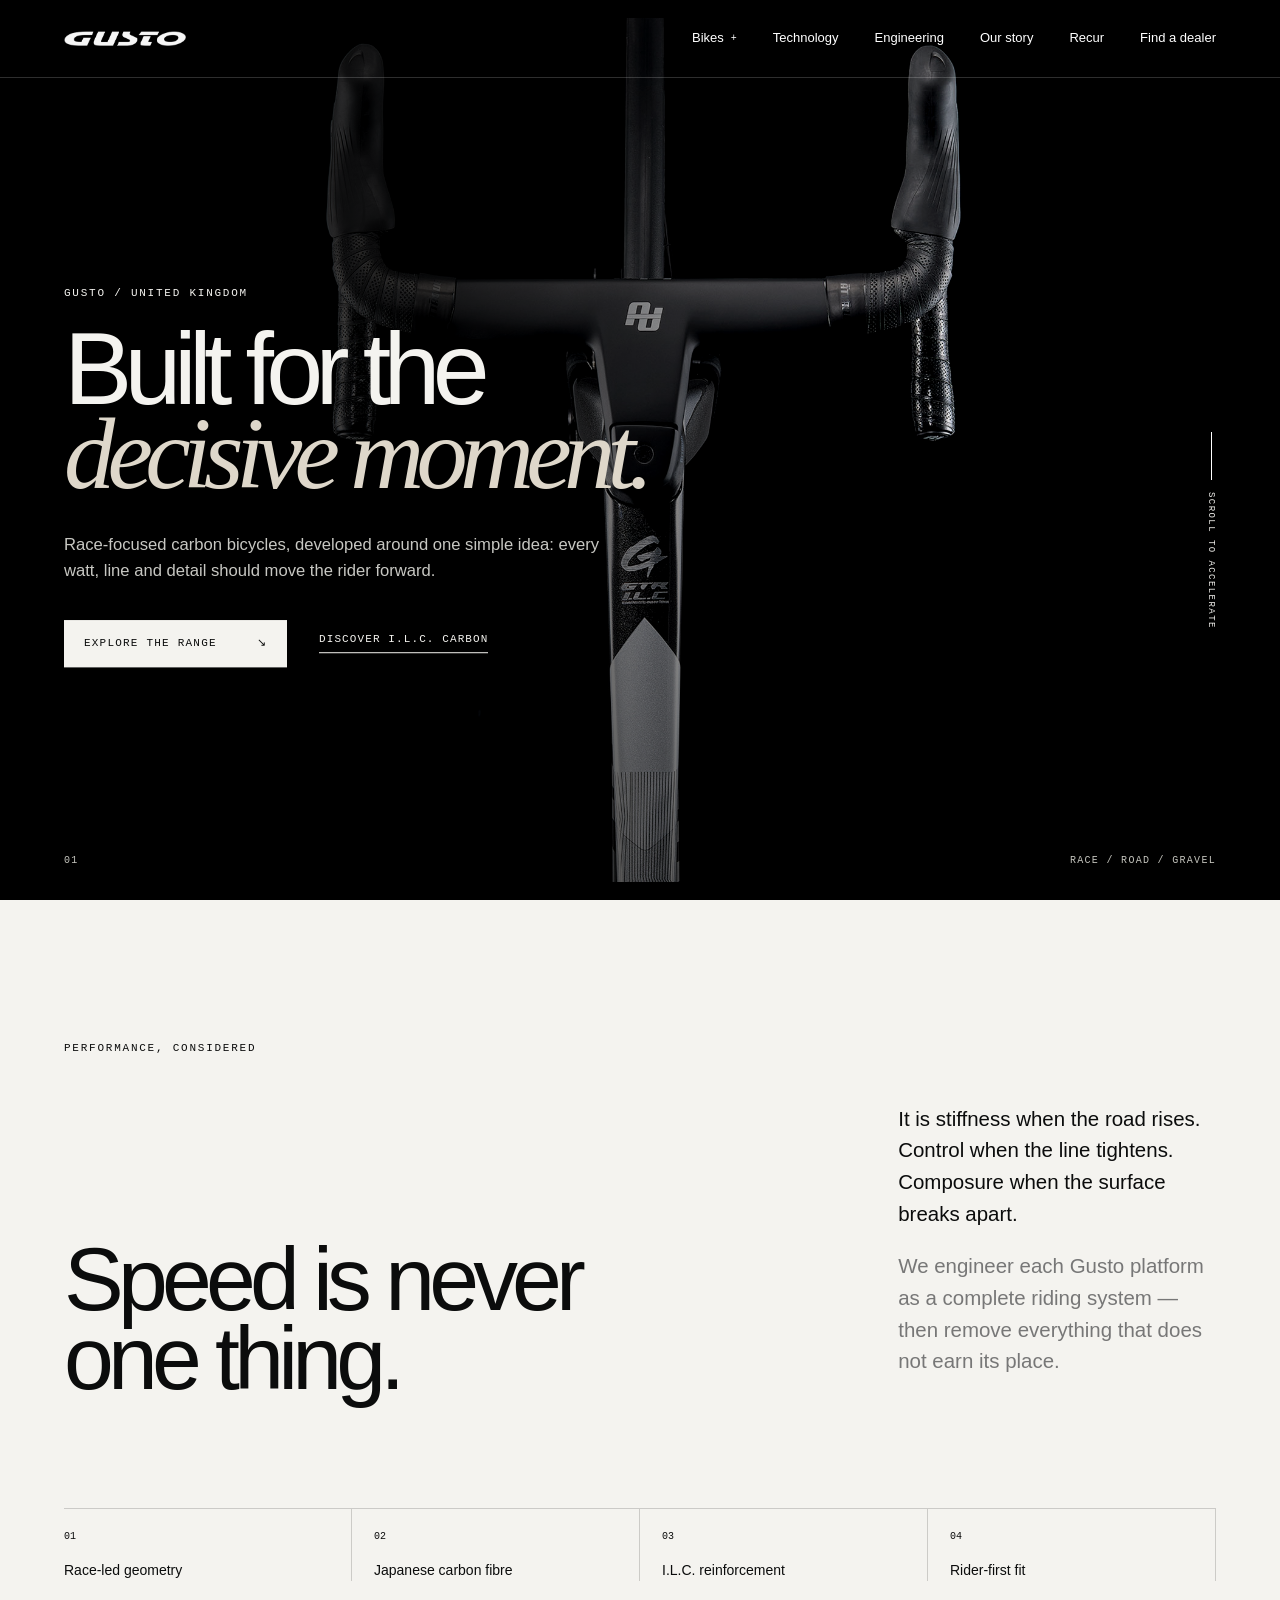
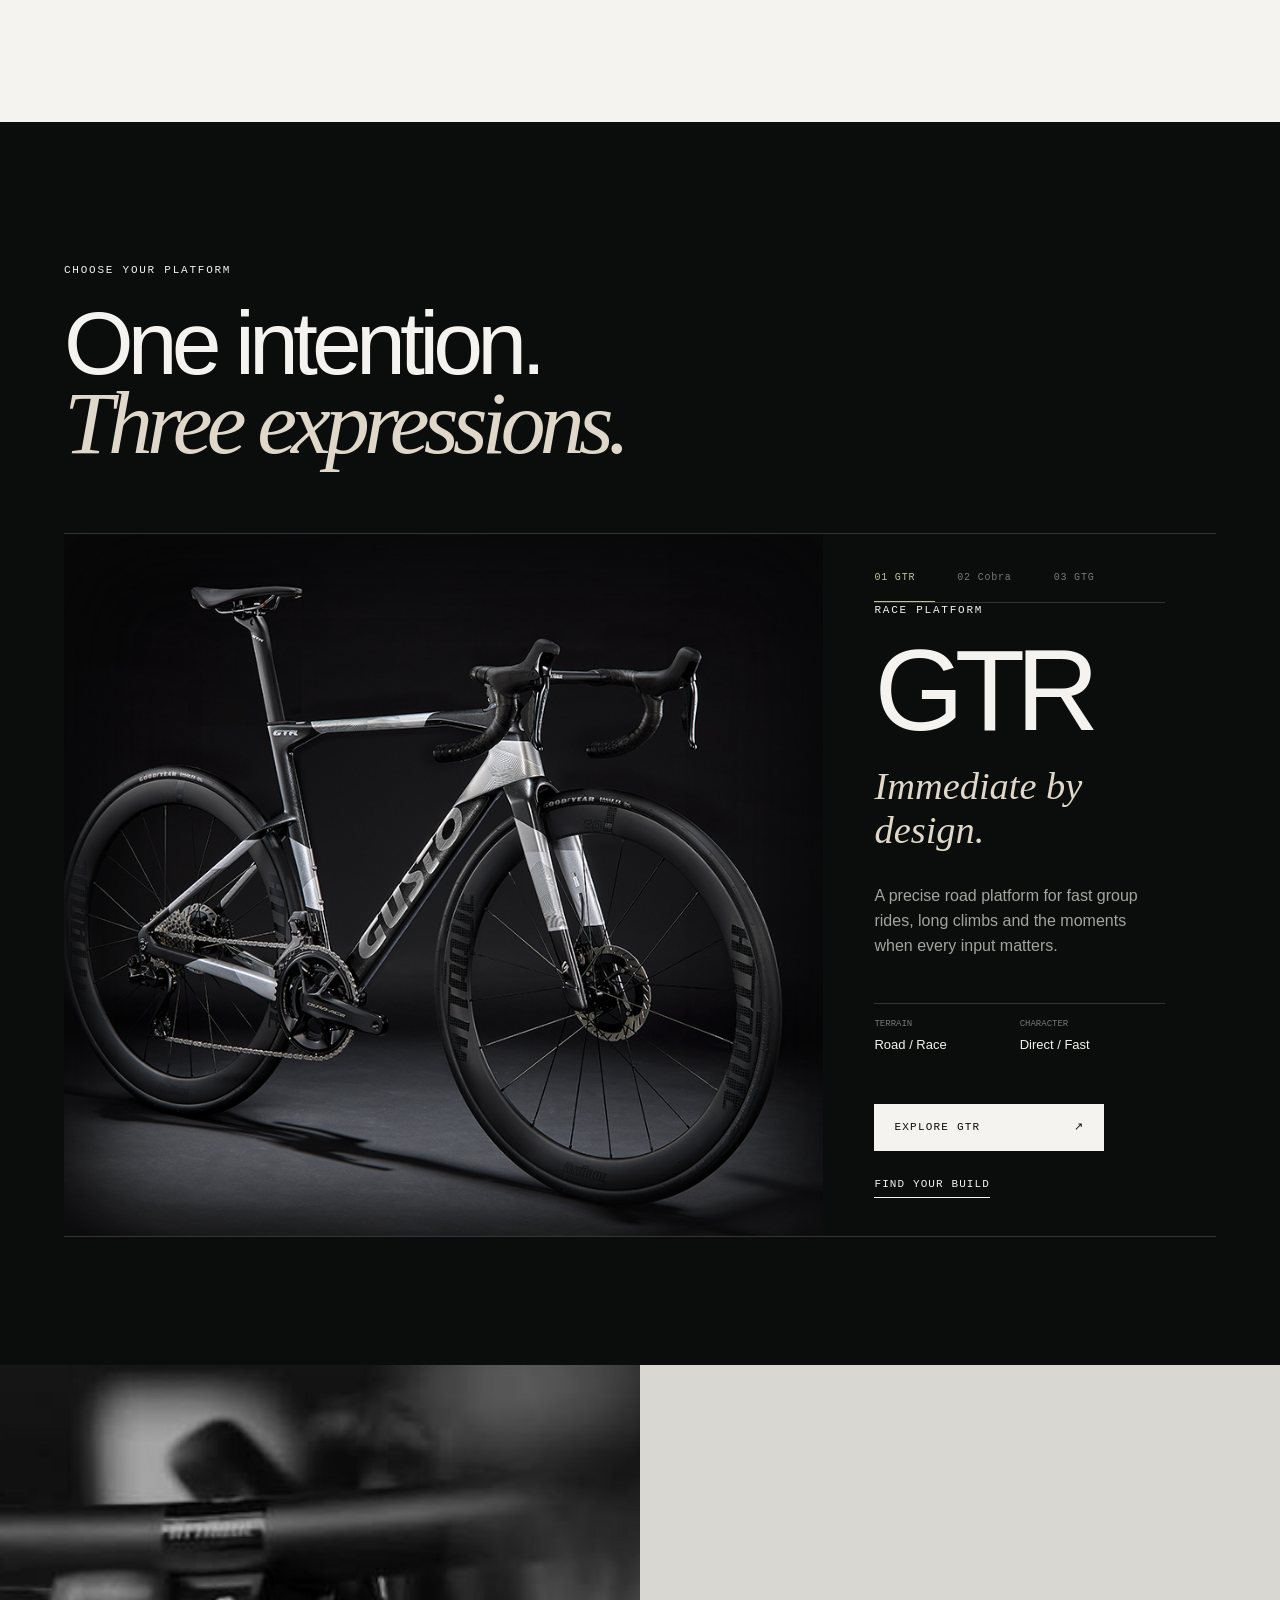
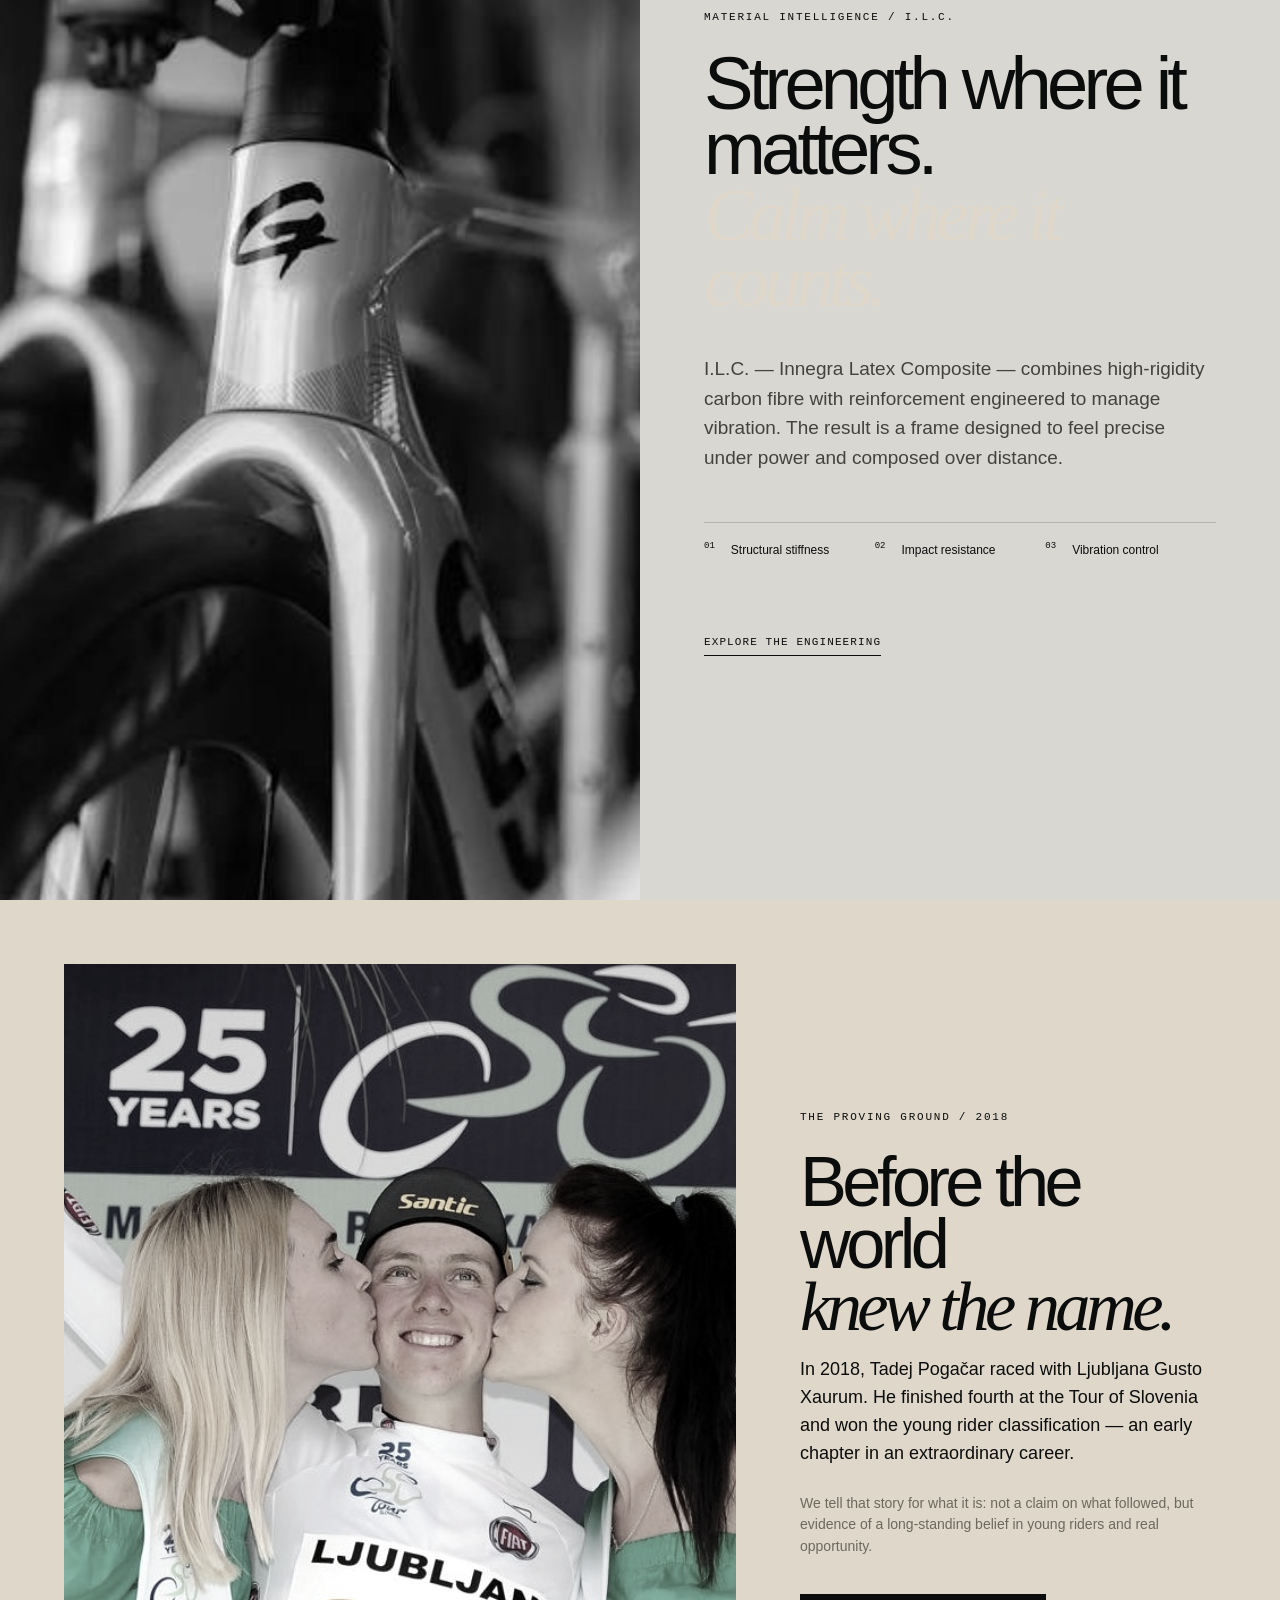
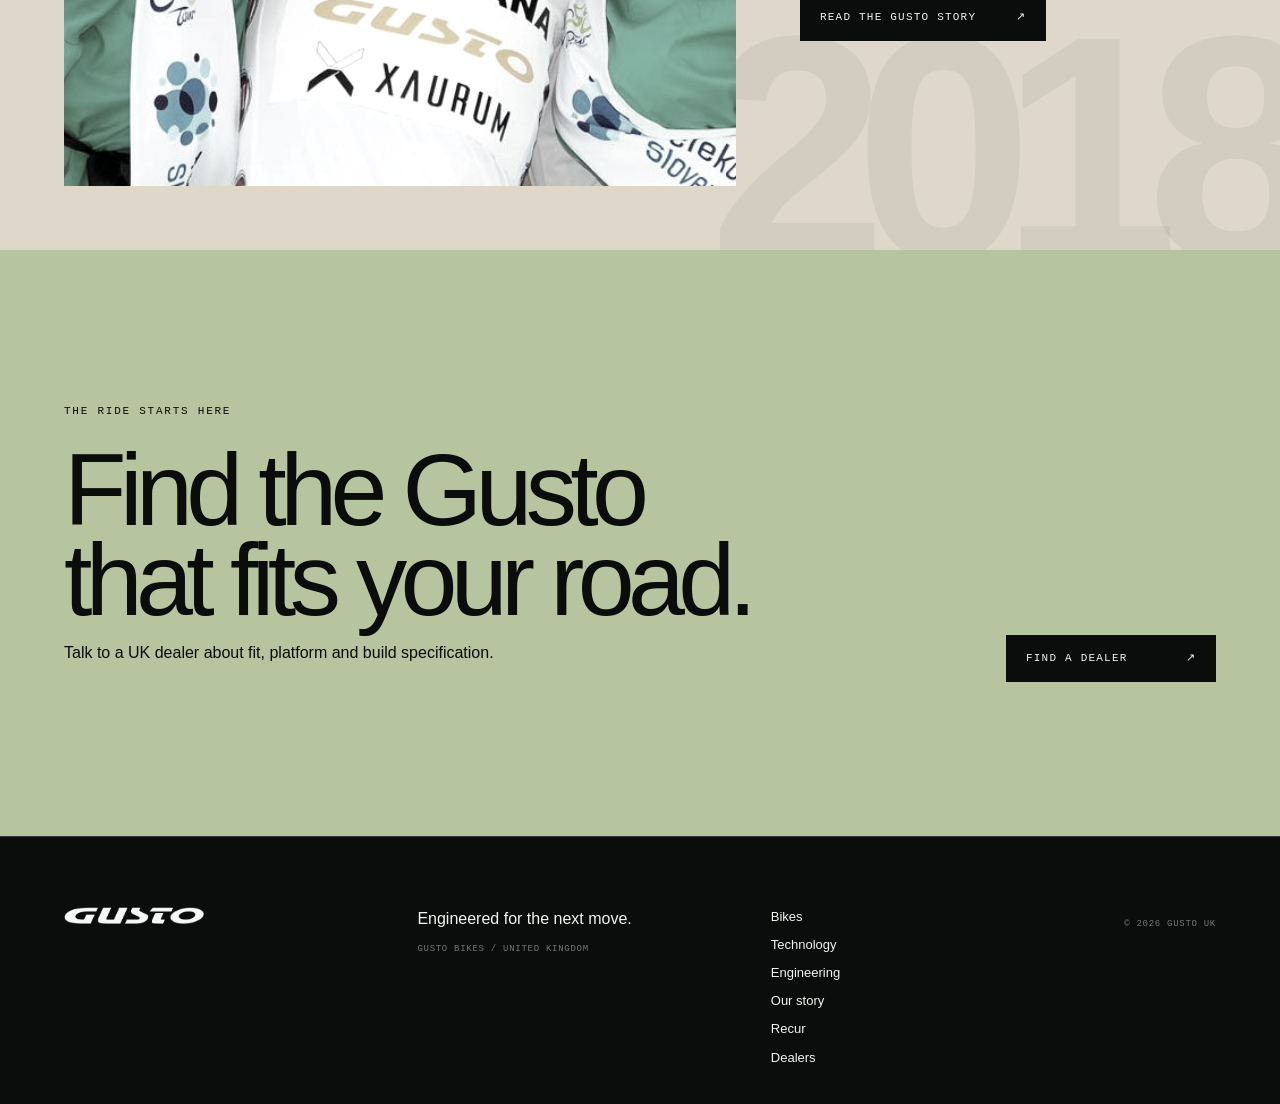
<file: index.html>
<!doctype html>
<html lang="en">
<head>
  <meta charset="UTF-8" />
  <meta name="viewport" content="width=device-width, initial-scale=1.0" />
  <meta name="description" content="Gusto performance bicycles — race-bred carbon platforms for road and gravel." />
  <title>Gusto UK — Built for the decisive moment</title>
  <link rel="icon" href="favicon.svg" type="image/svg+xml" />
  <meta property="og:type" content="website" /><meta property="og:site_name" content="Gusto UK" /><meta property="og:title" content="Gusto UK — Built for the decisive moment" /><meta property="og:description" content="Race-focused carbon bicycles engineered to move the rider forward." /><meta property="og:url" content="https://flyingat50.github.io/gusto/" /><meta property="og:image" content="https://flyingat50.github.io/gusto/assets/social-share.png" /><meta property="og:image:width" content="1200" /><meta property="og:image:height" content="630" /><meta name="twitter:card" content="summary_large_image" /><meta name="twitter:image" content="https://flyingat50.github.io/gusto/assets/social-share.png" />
  <link rel="preload" as="image" href="assets/hero-cockpit-front.png" />
  <link rel="stylesheet" href="styles.css?v=23" />
</head>
<body>
  <div class="progress" aria-hidden="true"><span></span></div>
  <header class="site-header" data-header>
    <a class="brand" href="index.html" aria-label="Gusto UK home"><img src="assets/gusto-logo-white.png" alt="Gusto" /></a>
    <nav class="desktop-nav" aria-label="Primary navigation">
      <div class="nav-dropdown"><a href="#bikes">Bikes</a><div class="nav-dropdown-menu"><a href="gtr.html">GTR <small>Race</small></a><a href="cobra.html">Cobra <small>Road</small></a><a href="gtg.html">GTG <small>Gravel</small></a></div></div><a href="#technology">Technology</a><a href="engineering.html">Engineering</a><a href="about.html">Our story</a><a href="recur.html">Recur</a><a href="dealers.html">Find a dealer</a>
    </nav>
    <button class="menu-button" type="button" aria-expanded="false" aria-controls="mobile-menu"><span>Menu</span><i></i><i></i></button>
  </header>
  <div class="mobile-menu" id="mobile-menu" aria-hidden="true">
    <nav><a href="#bikes">Bikes</a><div class="mobile-bike-links"><a href="gtr.html">GTR</a><a href="cobra.html">Cobra</a><a href="gtg.html">GTG</a></div><a href="#technology">Technology</a><a href="engineering.html">Engineering</a><a href="about.html">Our story</a><a href="recur.html">Recur</a><a href="dealers.html">Find a dealer</a></nav>
    <p>Gusto Bikes / United Kingdom</p>
  </div>

  <main>
    <section class="hero theme-dark" aria-labelledby="hero-title">
      <img class="hero-media" src="assets/hero-cockpit-front.png" alt="Gusto integrated cockpit viewed from above" />
      <div class="hero-shade"></div>
      <div class="hero-copy">
        <p class="eyebrow">Gusto / United Kingdom</p>
        <h1 id="hero-title">Built for the<br><em>decisive moment.</em></h1>
        <p class="hero-intro">Race-focused carbon bicycles, developed around one simple idea: every watt, line and detail should move the rider forward.</p>
        <div class="hero-actions"><a class="button button-light" href="#bikes">Explore the range <span>↘</span></a><a class="text-link" href="#technology">Discover I.L.C. carbon</a></div>
      </div>
      <div class="hero-index"><span>01</span><span>Race / Road / Gravel</span></div>
      <div class="scroll-cue" aria-hidden="true"><span></span>Scroll to accelerate</div>
    </section>

    <section class="manifesto section-pad" aria-label="Gusto philosophy">
      <p class="eyebrow reveal">Performance, considered</p>
      <div class="manifesto-grid">
        <h2 class="display reveal">Speed is never<br>one thing.</h2>
        <div class="manifesto-copy reveal"><p>It is stiffness when the road rises. Control when the line tightens. Composure when the surface breaks apart.</p><p>We engineer each Gusto platform as a complete riding system — then remove everything that does not earn its place.</p></div>
      </div>
      <div class="metric-strip reveal" role="list">
        <div role="listitem"><b>01</b><span>Race-led geometry</span></div><div role="listitem"><b>02</b><span>Japanese carbon fibre</span></div><div role="listitem"><b>03</b><span>I.L.C. reinforcement</span></div><div role="listitem"><b>04</b><span>Rider-first fit</span></div>
      </div>
    </section>

    <section class="platform theme-dark" id="bikes" aria-labelledby="platform-title">
      <div class="platform-head section-pad reveal"><p class="eyebrow">Choose your platform</p><h2 class="display" id="platform-title">One intention.<br><em>Three expressions.</em></h2></div>
      <div class="bike-stage reveal" data-bike-stage>
        <div class="bike-visual" data-tone="studio"><span class="ghost-type">GTR</span><img src="assets/gtr-black-silver-studio.png" alt="Black and silver Gusto GTR road bicycle" data-bike-image /></div>
        <div class="bike-detail">
          <div class="platform-tabs" role="tablist" aria-label="Bike platforms">
            <button class="active" role="tab" aria-selected="true" data-bike="gtr">01 GTR</button><button role="tab" aria-selected="false" data-bike="cobra">02 Cobra</button><button role="tab" aria-selected="false" data-bike="gtg">03 GTG</button>
          </div>
          <p class="eyebrow" data-bike-kicker>Race platform</p><h3 data-bike-title>GTR</h3><p class="bike-line" data-bike-line>Immediate by design.</p><p data-bike-copy>A precise road platform for fast group rides, long climbs and the moments when every input matters.</p>
          <div class="bike-specs"><span><small>Terrain</small><b data-bike-terrain>Road / Race</b></span><span><small>Character</small><b data-bike-character>Direct / Fast</b></span></div>
          <div class="bike-actions"><a class="button button-light" href="gtr.html" data-bike-link>Explore GTR <span>↗</span></a><a class="text-link" href="dealers.html">Find your build</a></div>
        </div>
      </div>
    </section>

    <section class="technology" id="technology" aria-labelledby="tech-title">
      <div class="tech-media reveal"><img src="assets/head-tube.png" alt="Gusto carbon head tube detail" /></div>
      <div class="tech-copy section-pad reveal"><p class="eyebrow">Material intelligence / I.L.C.</p><h2 class="display" id="tech-title">Strength where it matters.<br><em>Calm where it counts.</em></h2><p>I.L.C. — Innegra Latex Composite — combines high-rigidity carbon fibre with reinforcement engineered to manage vibration. The result is a frame designed to feel precise under power and composed over distance.</p><div class="tech-notes"><span><b>01</b>Structural stiffness</span><span><b>02</b>Impact resistance</span><span><b>03</b>Vibration control</span></div><a class="text-link dark-link" href="engineering.html">Explore the engineering</a></div>
    </section>

    <section class="heritage theme-bone" aria-labelledby="heritage-title">
      <div class="heritage-image reveal"><img src="assets/rider-tadej.jpg" alt="Tadej Pogačar racing for Ljubljana Gusto Xaurum in 2018" /></div>
      <div class="heritage-copy section-pad reveal"><p class="eyebrow">The proving ground / 2018</p><h2 class="display" id="heritage-title">Before the world<br><em>knew the name.</em></h2><p>In 2018, Tadej Pogačar raced with Ljubljana Gusto Xaurum. He finished fourth at the Tour of Slovenia and won the young rider classification — an early chapter in an extraordinary career.</p><p class="quiet">We tell that story for what it is: not a claim on what followed, but evidence of a long-standing belief in young riders and real opportunity.</p><a class="button button-dark" href="about.html">Read the Gusto story <span>↗</span></a></div>
      <div class="heritage-mark" aria-hidden="true">2018</div>
    </section>

    <section class="dealer-cta theme-signal" id="dealers">
      <p class="eyebrow reveal">The ride starts here</p><h2 class="display reveal">Find the Gusto<br>that fits your road.</h2><p class="reveal">Talk to a UK dealer about fit, platform and build specification.</p><a class="button button-dark reveal" href="dealers.html">Find a dealer <span>↗</span></a>
    </section>
  </main>
  <footer class="site-footer theme-dark"><a class="footer-brand" href="index.html" aria-label="Gusto UK home"><img src="assets/gusto-logo-white.png" alt="Gusto" /></a><div><p>Engineered for the next move.</p><p class="small">Gusto Bikes / United Kingdom</p></div><nav aria-label="Footer"><a href="#bikes">Bikes</a><a href="#technology">Technology</a><a href="engineering.html">Engineering</a><a href="about.html">Our story</a><a href="recur.html">Recur</a><a href="dealers.html">Dealers</a></nav><p class="small">© <span data-year></span> Gusto UK</p></footer>
  <script src="script.js?v=12"></script>
</body>
</html>
</file>
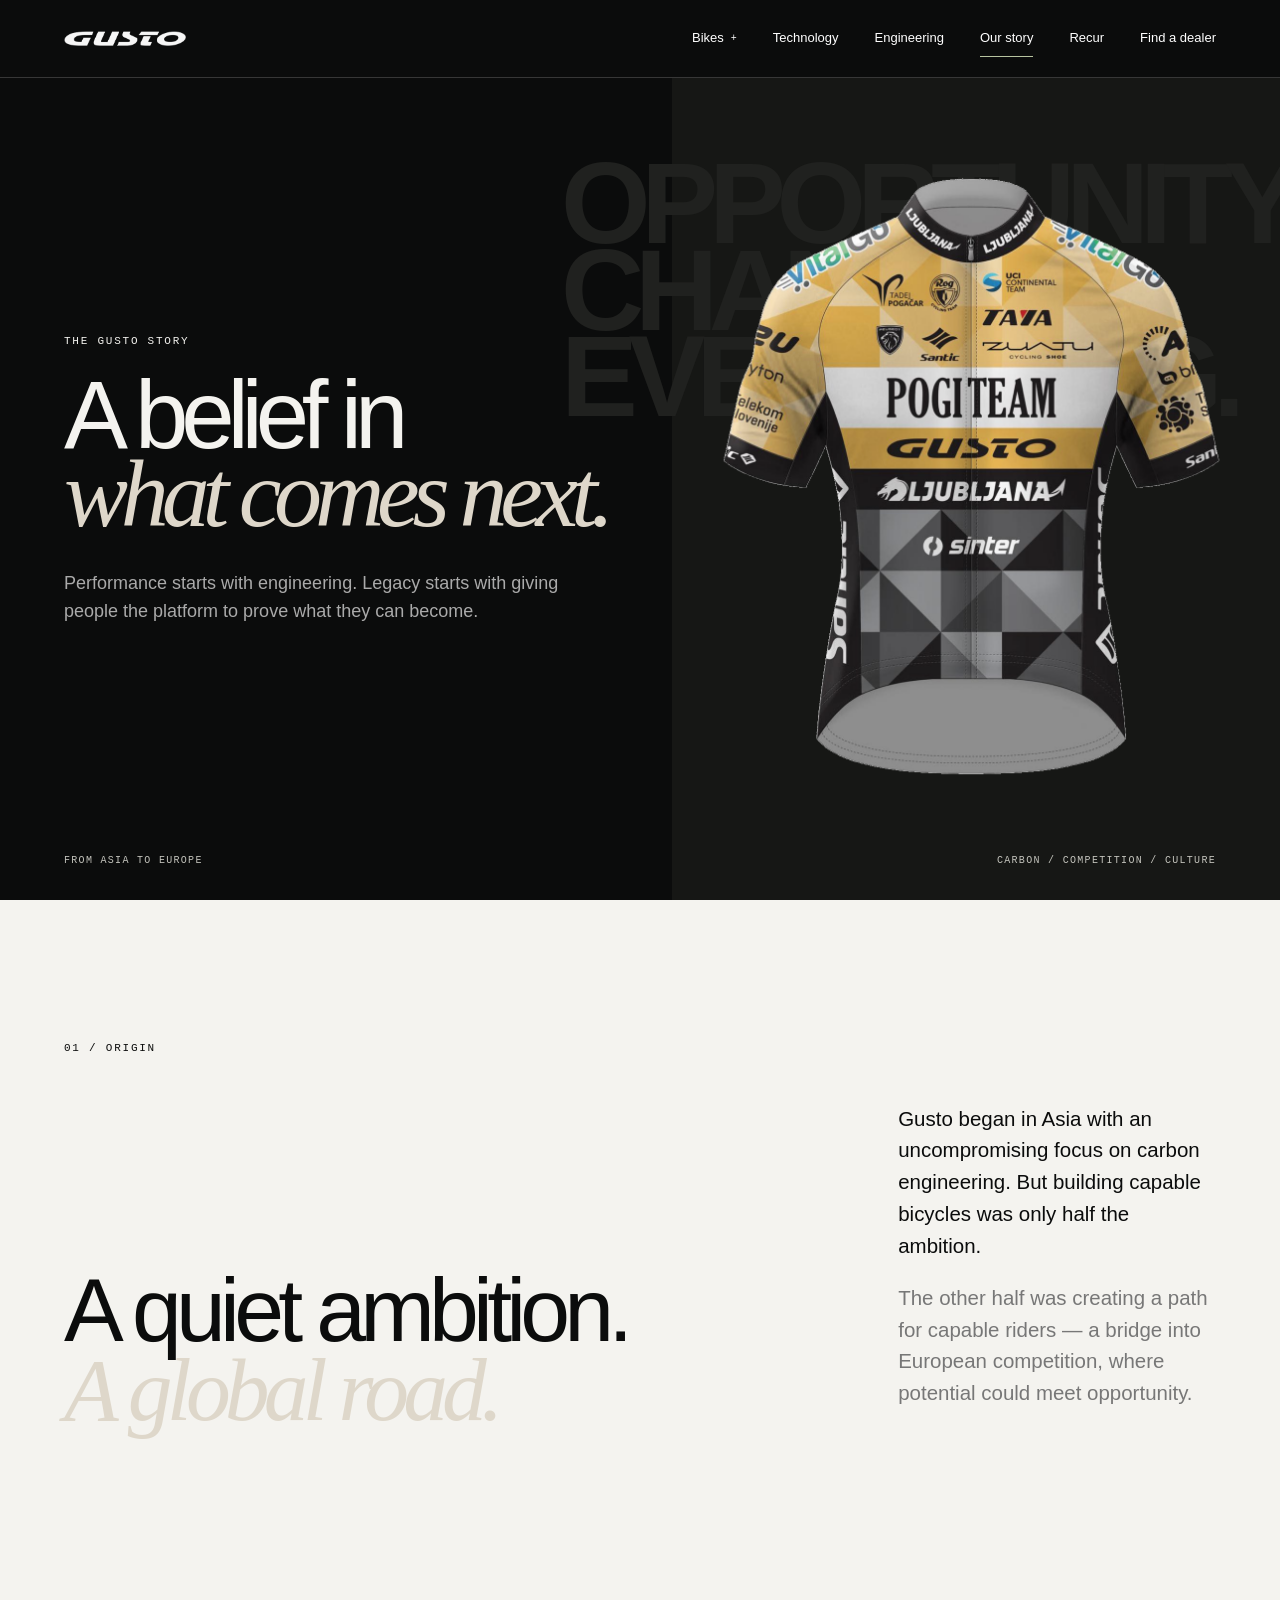
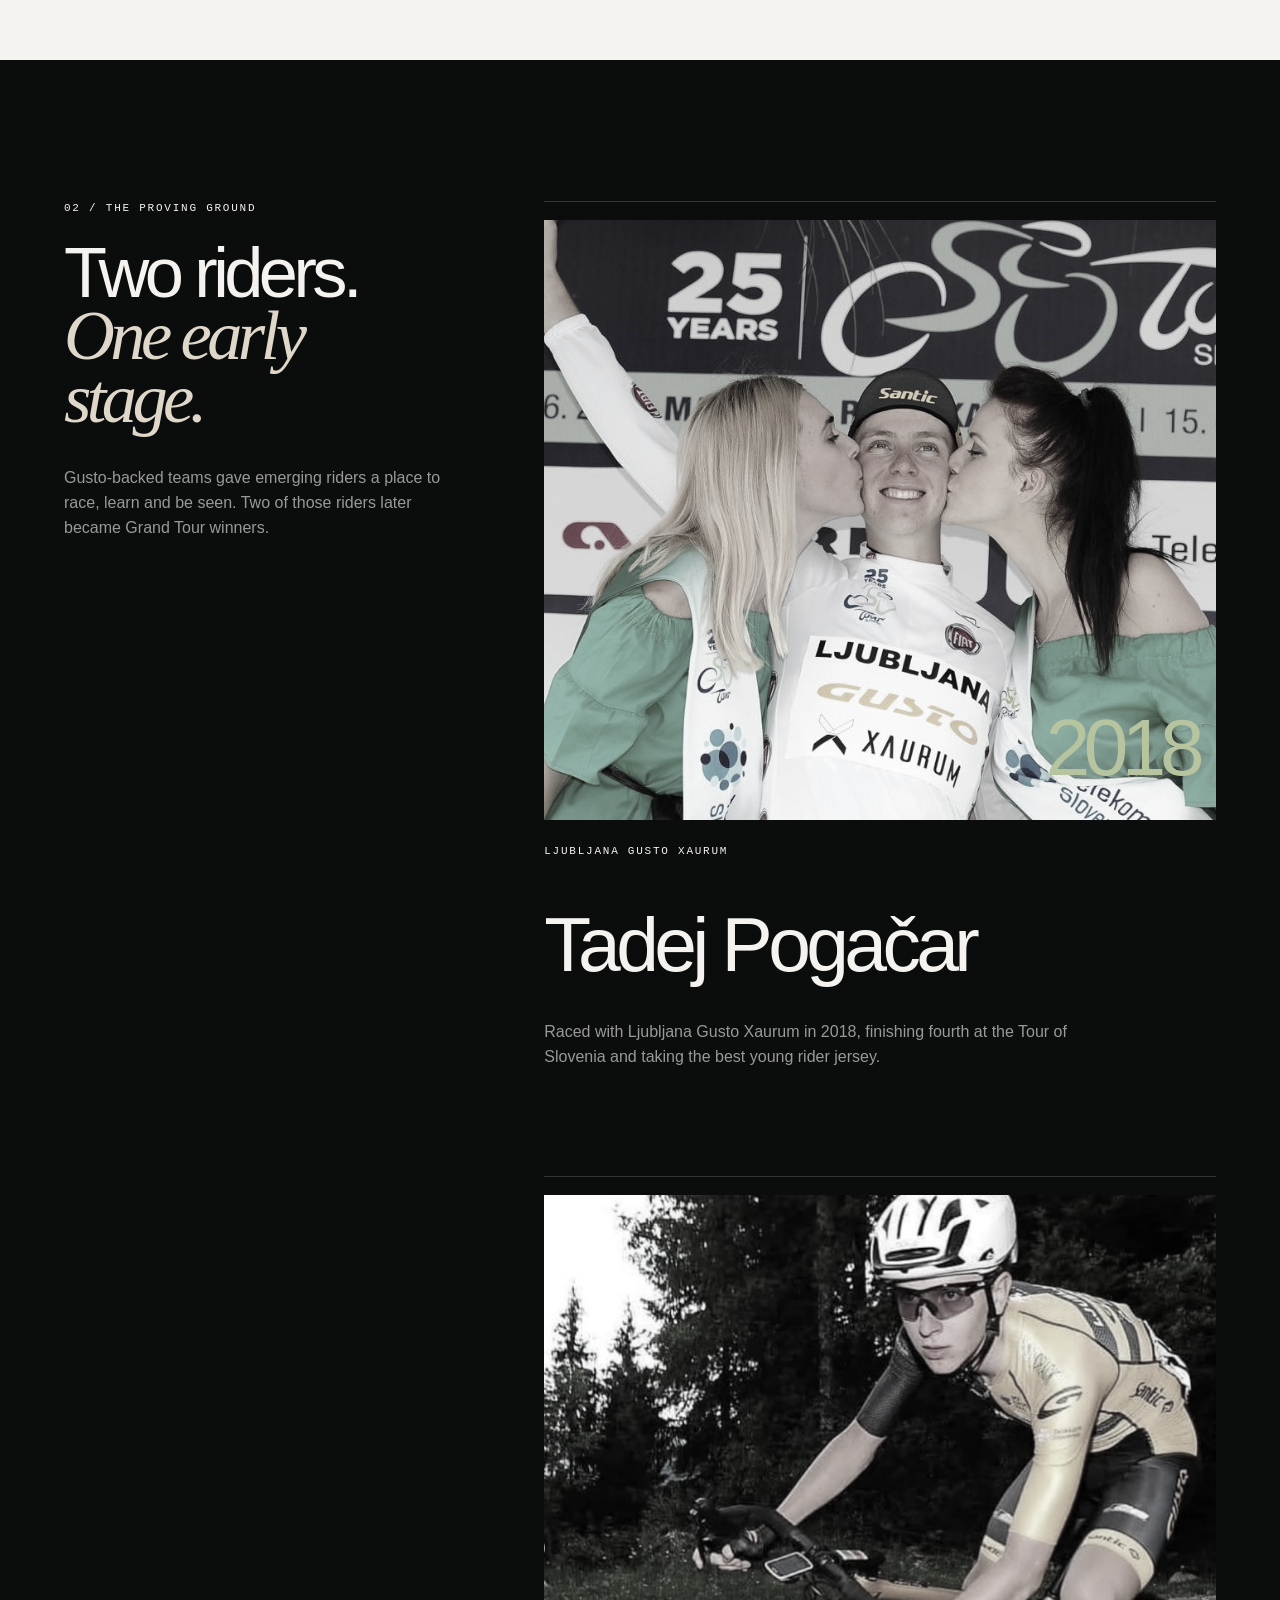
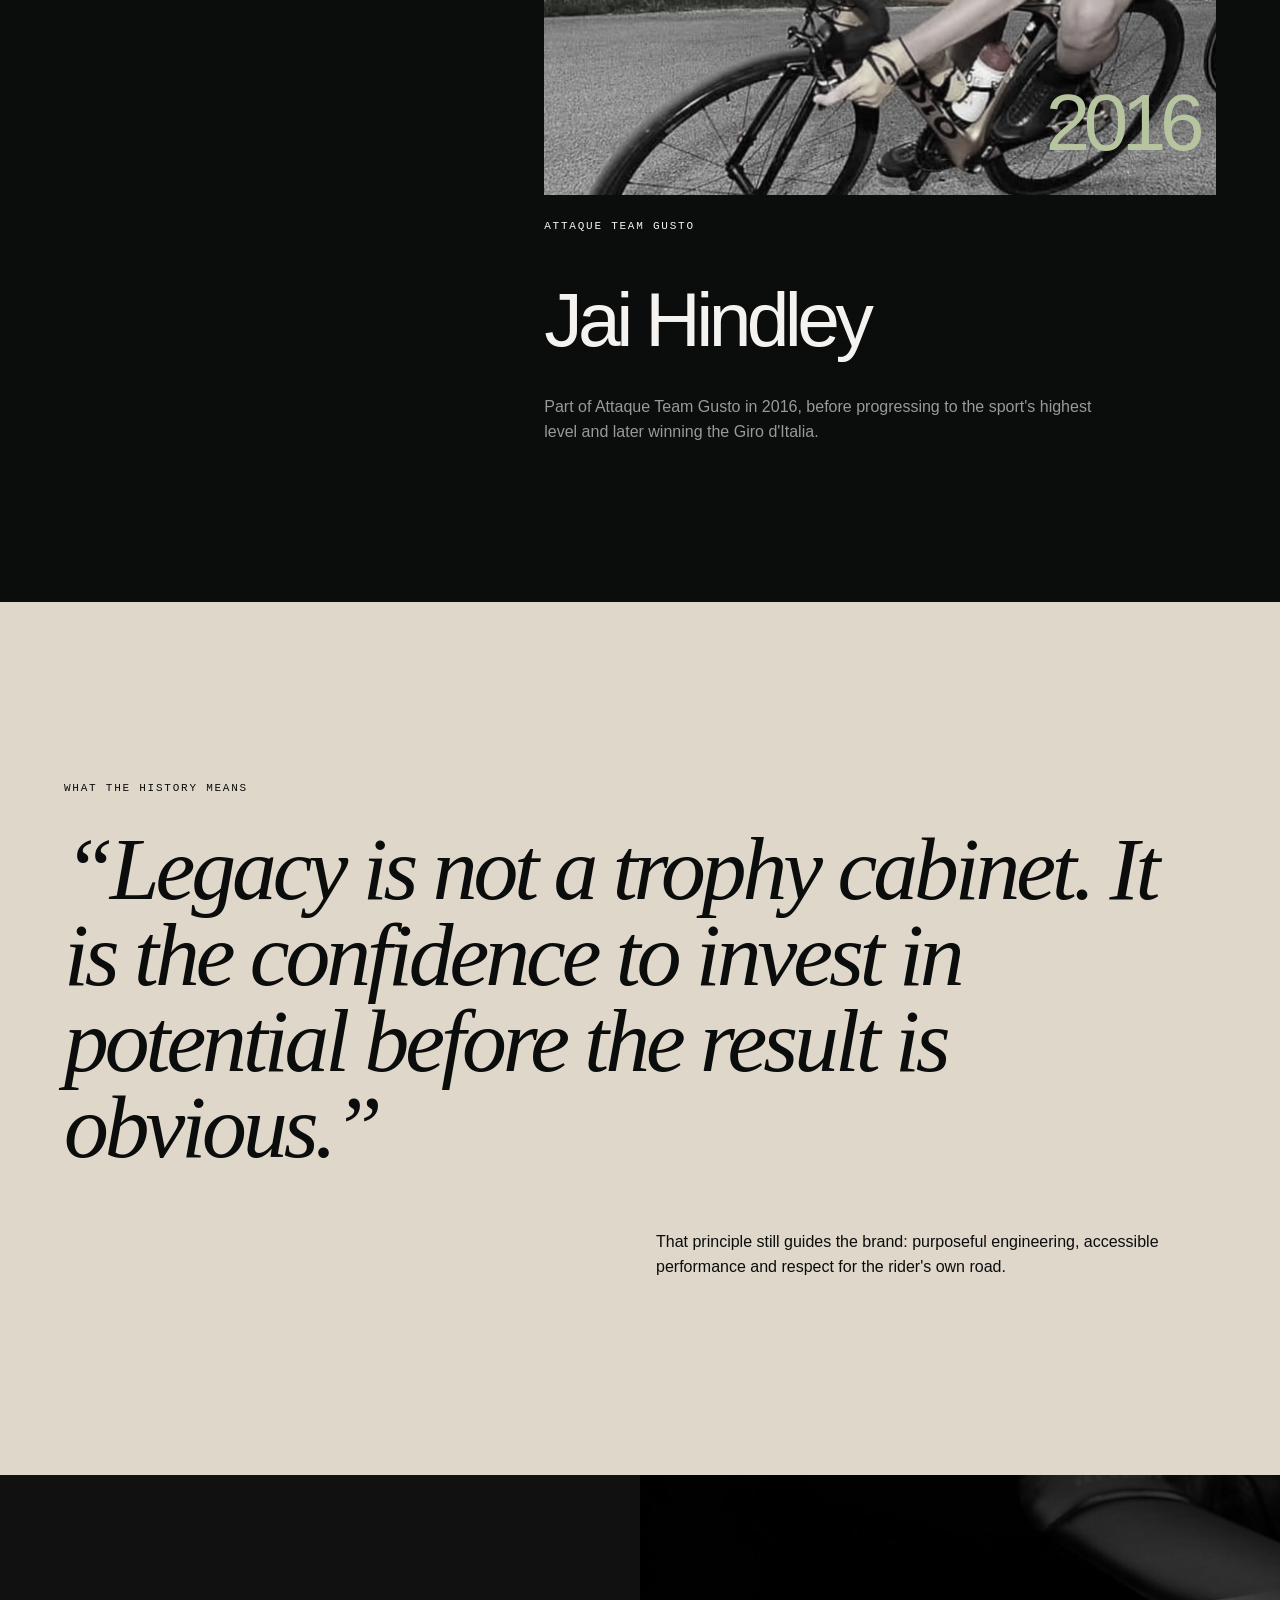
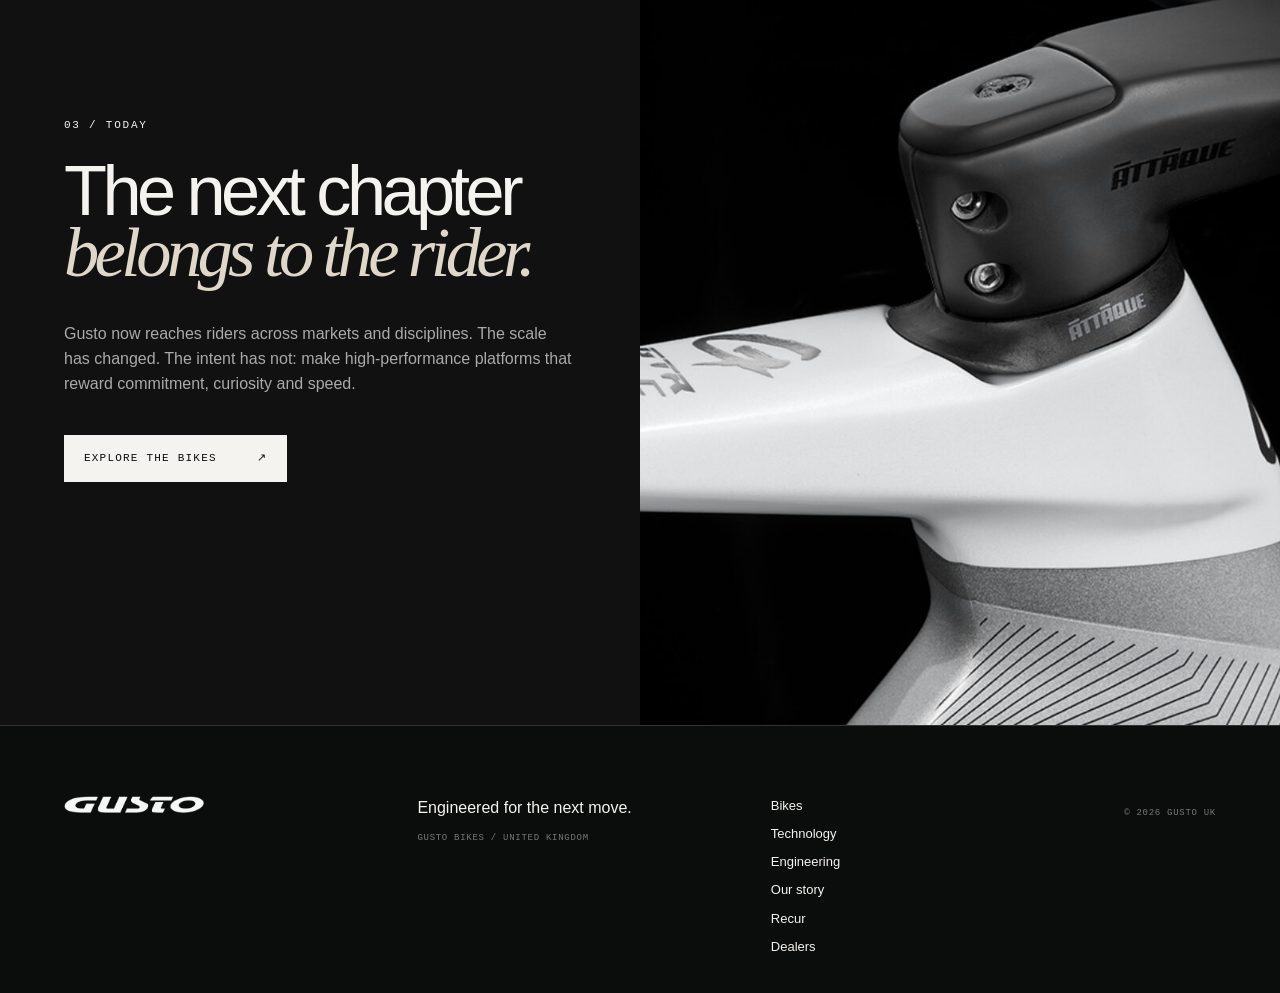
<file: about.html>
<!doctype html>
<html lang="en">
<head><meta charset="UTF-8" /><meta name="viewport" content="width=device-width, initial-scale=1.0" /><meta name="description" content="The Gusto story: engineering ambition, racing opportunity and a belief in the next generation." /><title>Our story — Gusto UK</title><link rel="icon" href="favicon.svg" type="image/svg+xml" /><meta property="og:type" content="website" /><meta property="og:site_name" content="Gusto UK" /><meta property="og:title" content="Our story — Gusto UK" /><meta property="og:description" content="Engineering ambition, racing opportunity and a belief in the next generation." /><meta property="og:url" content="https://flyingat50.github.io/gusto/about.html" /><meta property="og:image" content="https://flyingat50.github.io/gusto/assets/social-share.png" /><meta property="og:image:width" content="1200" /><meta property="og:image:height" content="630" /><meta name="twitter:card" content="summary_large_image" /><meta name="twitter:image" content="https://flyingat50.github.io/gusto/assets/social-share.png" /><link rel="stylesheet" href="styles.css?v=23" /></head>
<body class="about-page">
  <div class="progress" aria-hidden="true"><span></span></div>
  <header class="site-header" data-header><a class="brand" href="index.html" aria-label="Gusto UK home"><img src="assets/gusto-logo-white.png" alt="Gusto" /></a><nav class="desktop-nav" aria-label="Primary navigation"><div class="nav-dropdown"><a href="index.html#bikes">Bikes</a><div class="nav-dropdown-menu"><a href="gtr.html">GTR <small>Race</small></a><a href="cobra.html">Cobra <small>Road</small></a><a href="gtg.html">GTG <small>Gravel</small></a></div></div><a href="index.html#technology">Technology</a><a href="engineering.html">Engineering</a><a class="active" href="about.html">Our story</a><a href="recur.html">Recur</a><a href="dealers.html">Find a dealer</a></nav><button class="menu-button" type="button" aria-expanded="false" aria-controls="mobile-menu"><span>Menu</span><i></i><i></i></button></header>
  <div class="mobile-menu" id="mobile-menu" aria-hidden="true"><nav><a href="index.html#bikes">Bikes</a><div class="mobile-bike-links"><a href="gtr.html">GTR</a><a href="cobra.html">Cobra</a><a href="gtg.html">GTG</a></div><a href="index.html#technology">Technology</a><a href="engineering.html">Engineering</a><a href="about.html">Our story</a><a href="recur.html">Recur</a><a href="dealers.html">Find a dealer</a></nav><p>Gusto Bikes / United Kingdom</p></div>
  <main>
    <section class="story-hero theme-dark"><div class="story-hero-copy"><p class="eyebrow">The Gusto story</p><h1>A belief in<br><em>what comes next.</em></h1><p>Performance starts with engineering. Legacy starts with giving people the platform to prove what they can become.</p></div><div class="story-hero-art"><img src="assets/team-jersey.png" alt="Ljubljana Gusto Xaurum team jersey" data-white-cutout /><span>Opportunity<br>changes<br>everything.</span></div><div class="hero-index"><span>From Asia to Europe</span><span>Carbon / Competition / Culture</span></div></section>

    <section class="origin section-pad"><p class="eyebrow reveal">01 / Origin</p><div class="manifesto-grid"><h2 class="display reveal">A quiet ambition.<br><em>A global road.</em></h2><div class="manifesto-copy reveal"><p>Gusto began in Asia with an uncompromising focus on carbon engineering. But building capable bicycles was only half the ambition.</p><p>The other half was creating a path for capable riders — a bridge into European competition, where potential could meet opportunity.</p></div></div></section>

    <section class="timeline theme-dark section-pad" aria-labelledby="timeline-title"><div class="timeline-intro reveal"><p class="eyebrow">02 / The proving ground</p><h2 class="display" id="timeline-title">Two riders.<br><em>One early stage.</em></h2><p>Gusto-backed teams gave emerging riders a place to race, learn and be seen. Two of those riders later became Grand Tour winners.</p></div><div class="timeline-cards">
      <article class="rider-card reveal"><div class="rider-photo"><img src="assets/rider-tadej.jpg" alt="Tadej Pogačar in Ljubljana Gusto Xaurum colours" /><span>2018</span></div><div><p class="eyebrow">Ljubljana Gusto Xaurum</p><h3>Tadej Pogačar</h3><p>Raced with Ljubljana Gusto Xaurum in 2018, finishing fourth at the Tour of Slovenia and taking the best young rider jersey.</p></div></article>
      <article class="rider-card reveal"><div class="rider-photo"><img src="assets/rider-jai.png" alt="Jai Hindley racing with Attaque Team Gusto" /><span>2016</span></div><div><p class="eyebrow">Attaque Team Gusto</p><h3>Jai Hindley</h3><p>Part of Attaque Team Gusto in 2016, before progressing to the sport's highest level and later winning the Giro d'Italia.</p></div></article>
    </div></section>

    <section class="quote-section theme-bone"><p class="eyebrow reveal">What the history means</p><blockquote class="reveal">“Legacy is not a trophy cabinet. It is the confidence to invest in potential before the result is obvious.”</blockquote><p class="reveal">That principle still guides the brand: purposeful engineering, accessible performance and respect for the rider's own road.</p></section>

    <section class="today"><div class="today-copy section-pad reveal"><p class="eyebrow">03 / Today</p><h2 class="display">The next chapter<br><em>belongs to the rider.</em></h2><p>Gusto now reaches riders across markets and disciplines. The scale has changed. The intent has not: make high-performance platforms that reward commitment, curiosity and speed.</p><a class="button button-light" href="index.html#bikes">Explore the bikes <span>↗</span></a></div><div class="today-image reveal"><img src="assets/hero-cockpit.jpg" alt="Gusto road bike cockpit detail" /></div></section>
  </main>
  <footer class="site-footer theme-dark"><a class="footer-brand" href="index.html" aria-label="Gusto UK home"><img src="assets/gusto-logo-white.png" alt="Gusto" /></a><div><p>Engineered for the next move.</p><p class="small">Gusto Bikes / United Kingdom</p></div><nav aria-label="Footer"><a href="index.html#bikes">Bikes</a><a href="index.html#technology">Technology</a><a href="engineering.html">Engineering</a><a href="about.html">Our story</a><a href="recur.html">Recur</a><a href="dealers.html">Dealers</a></nav><p class="small">© <span data-year></span> Gusto UK</p></footer>
  <script src="script.js?v=12"></script>
</body></html>
</file>
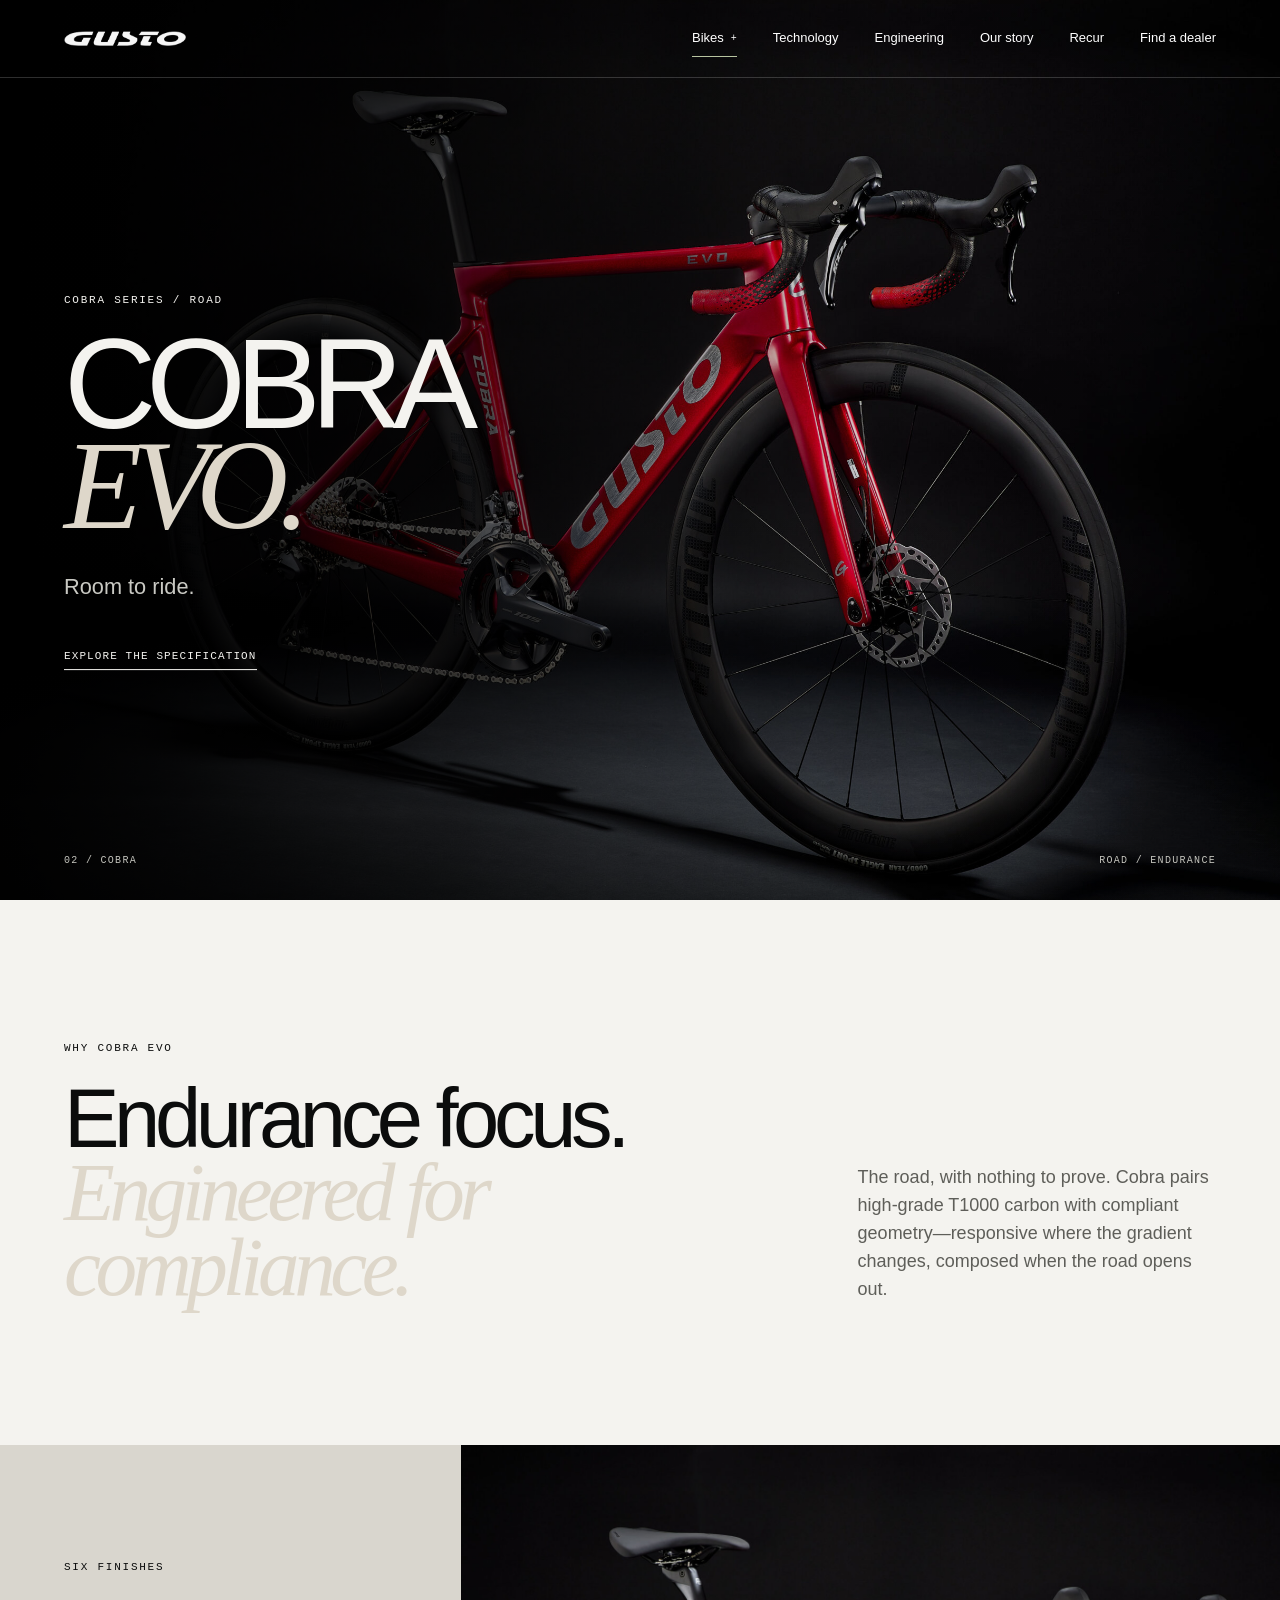
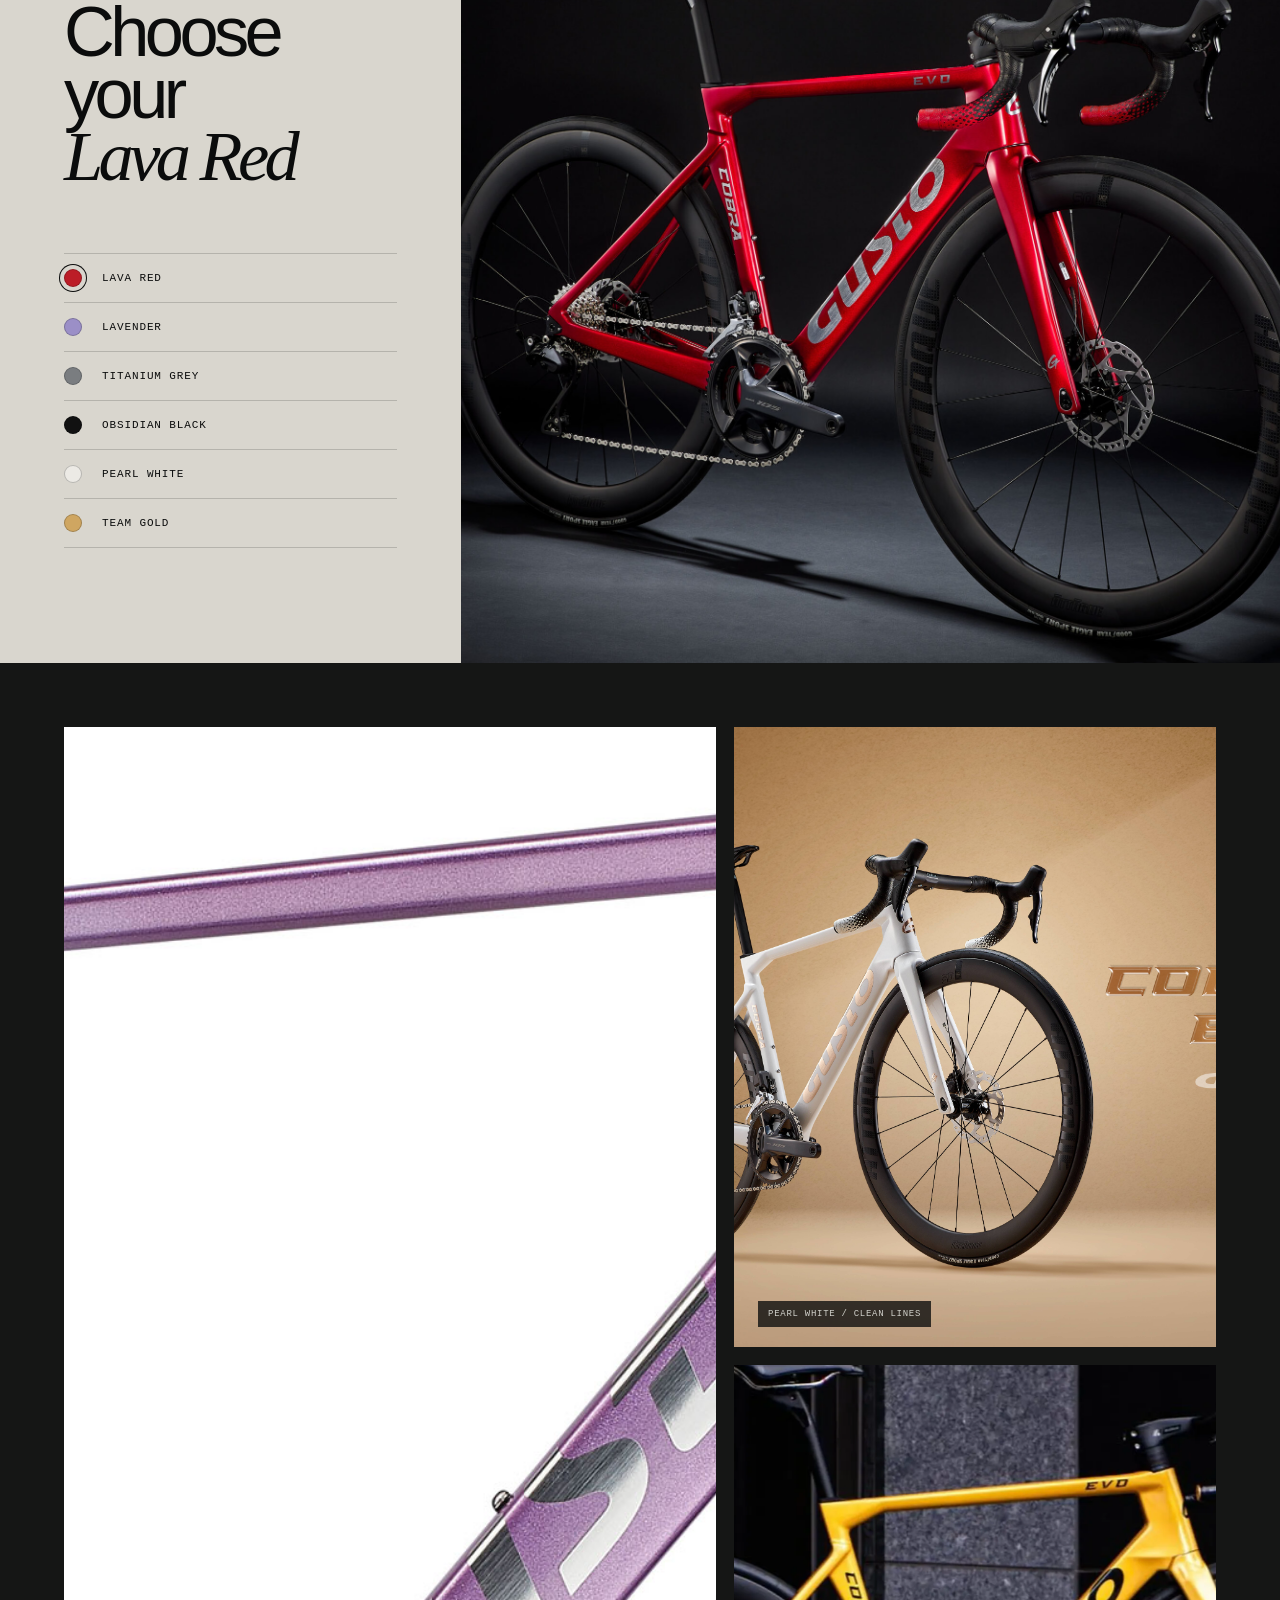
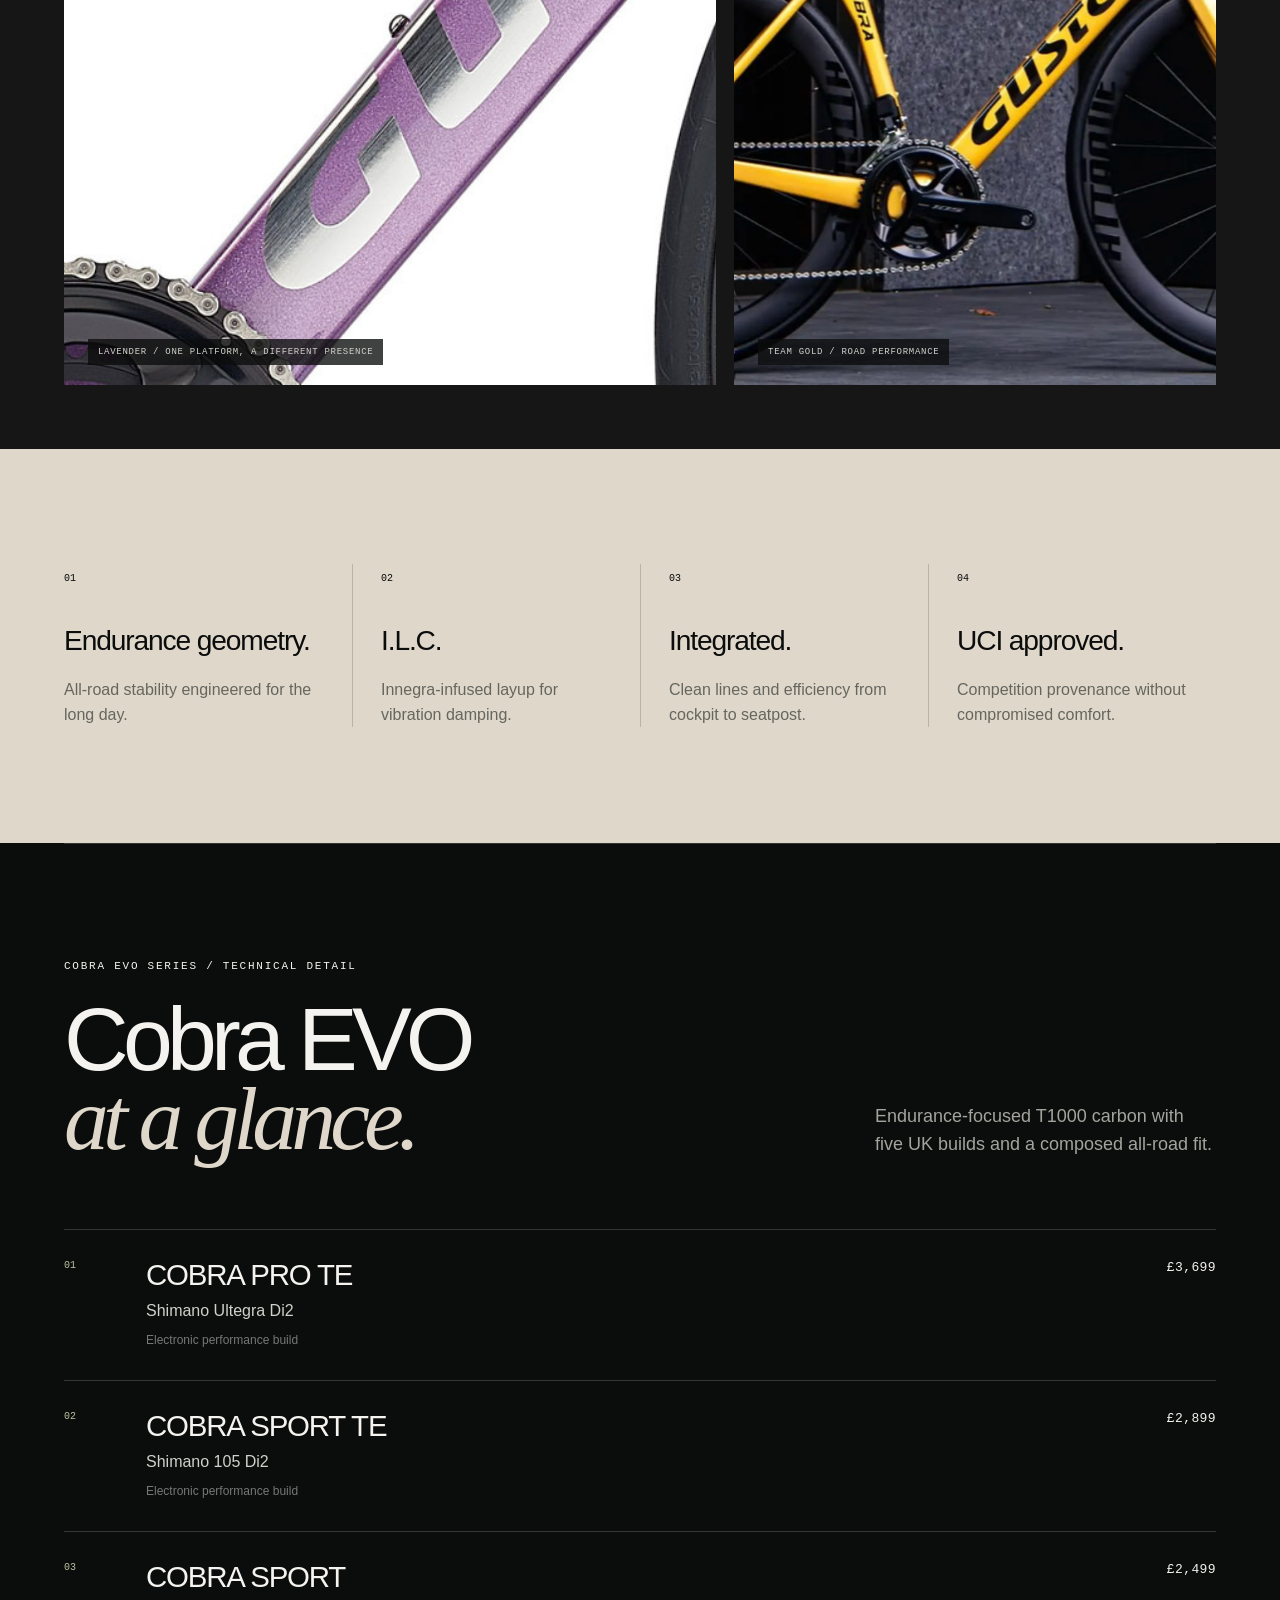
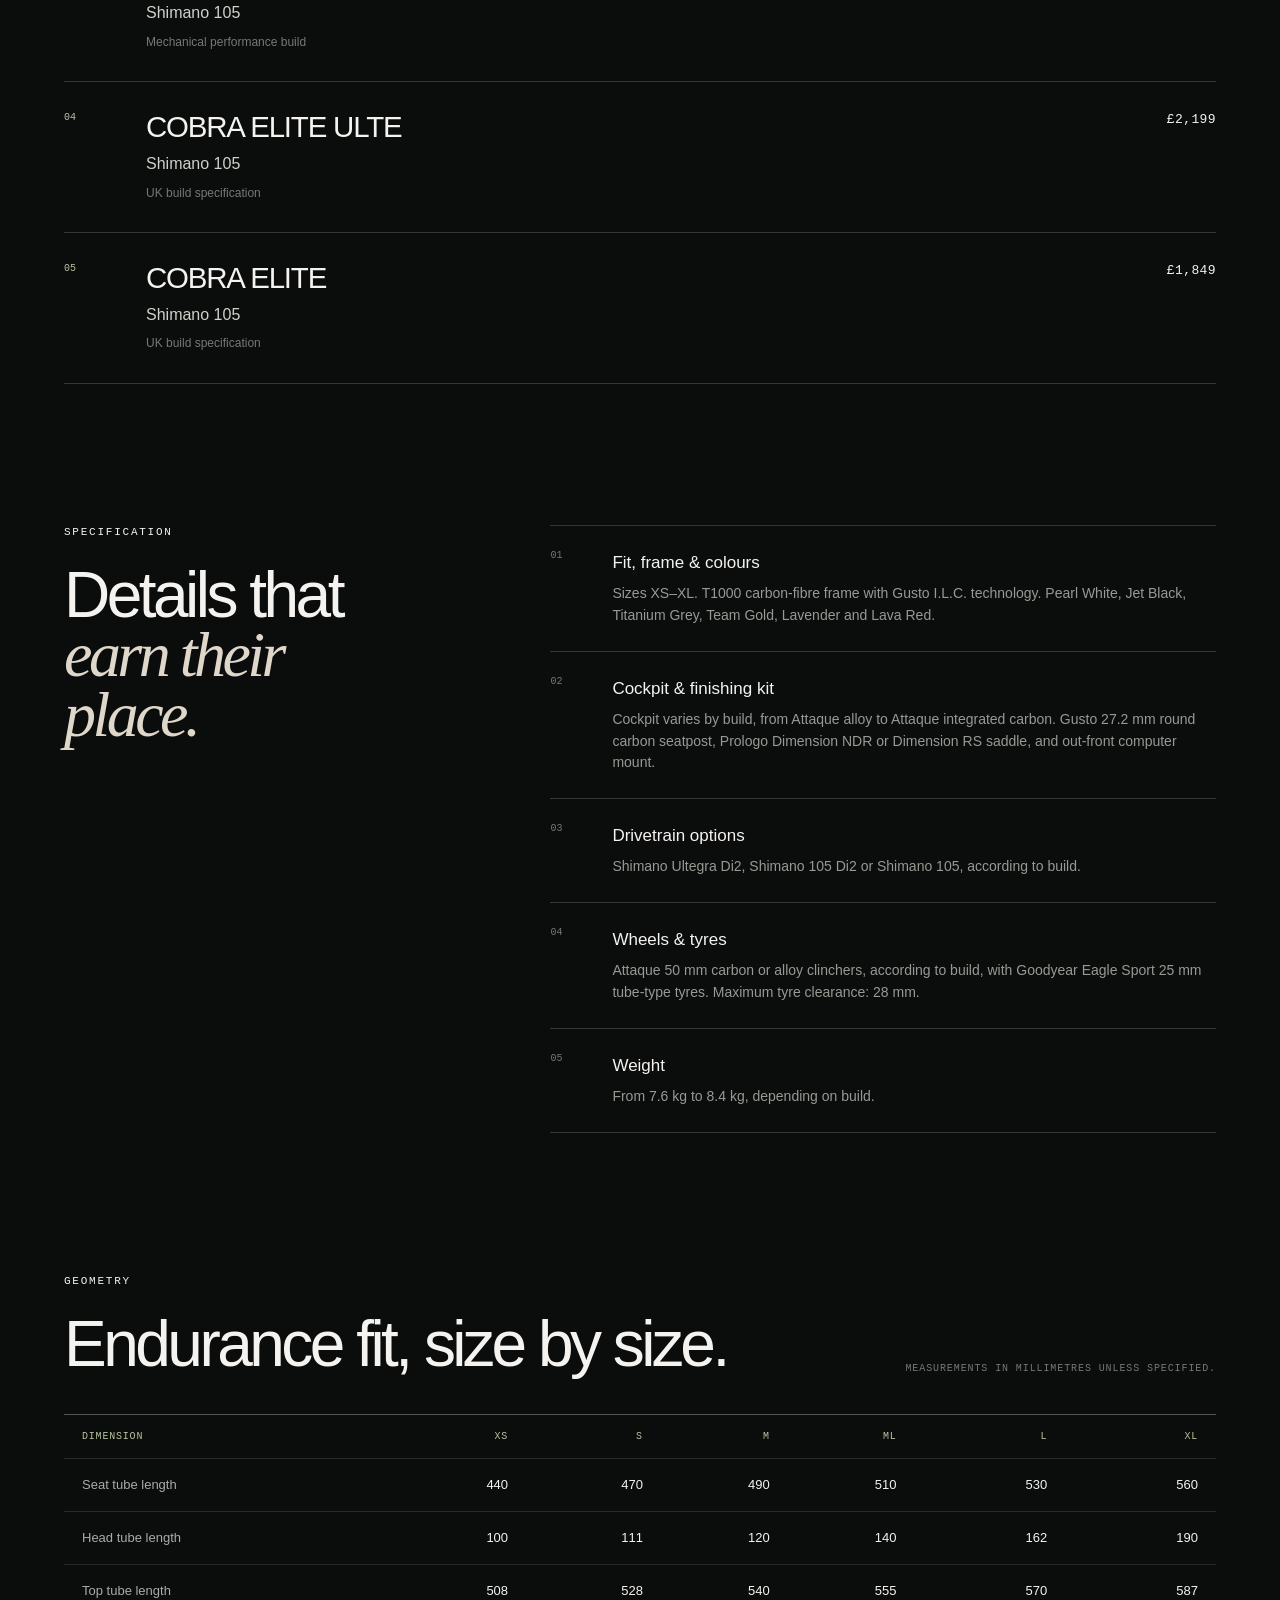
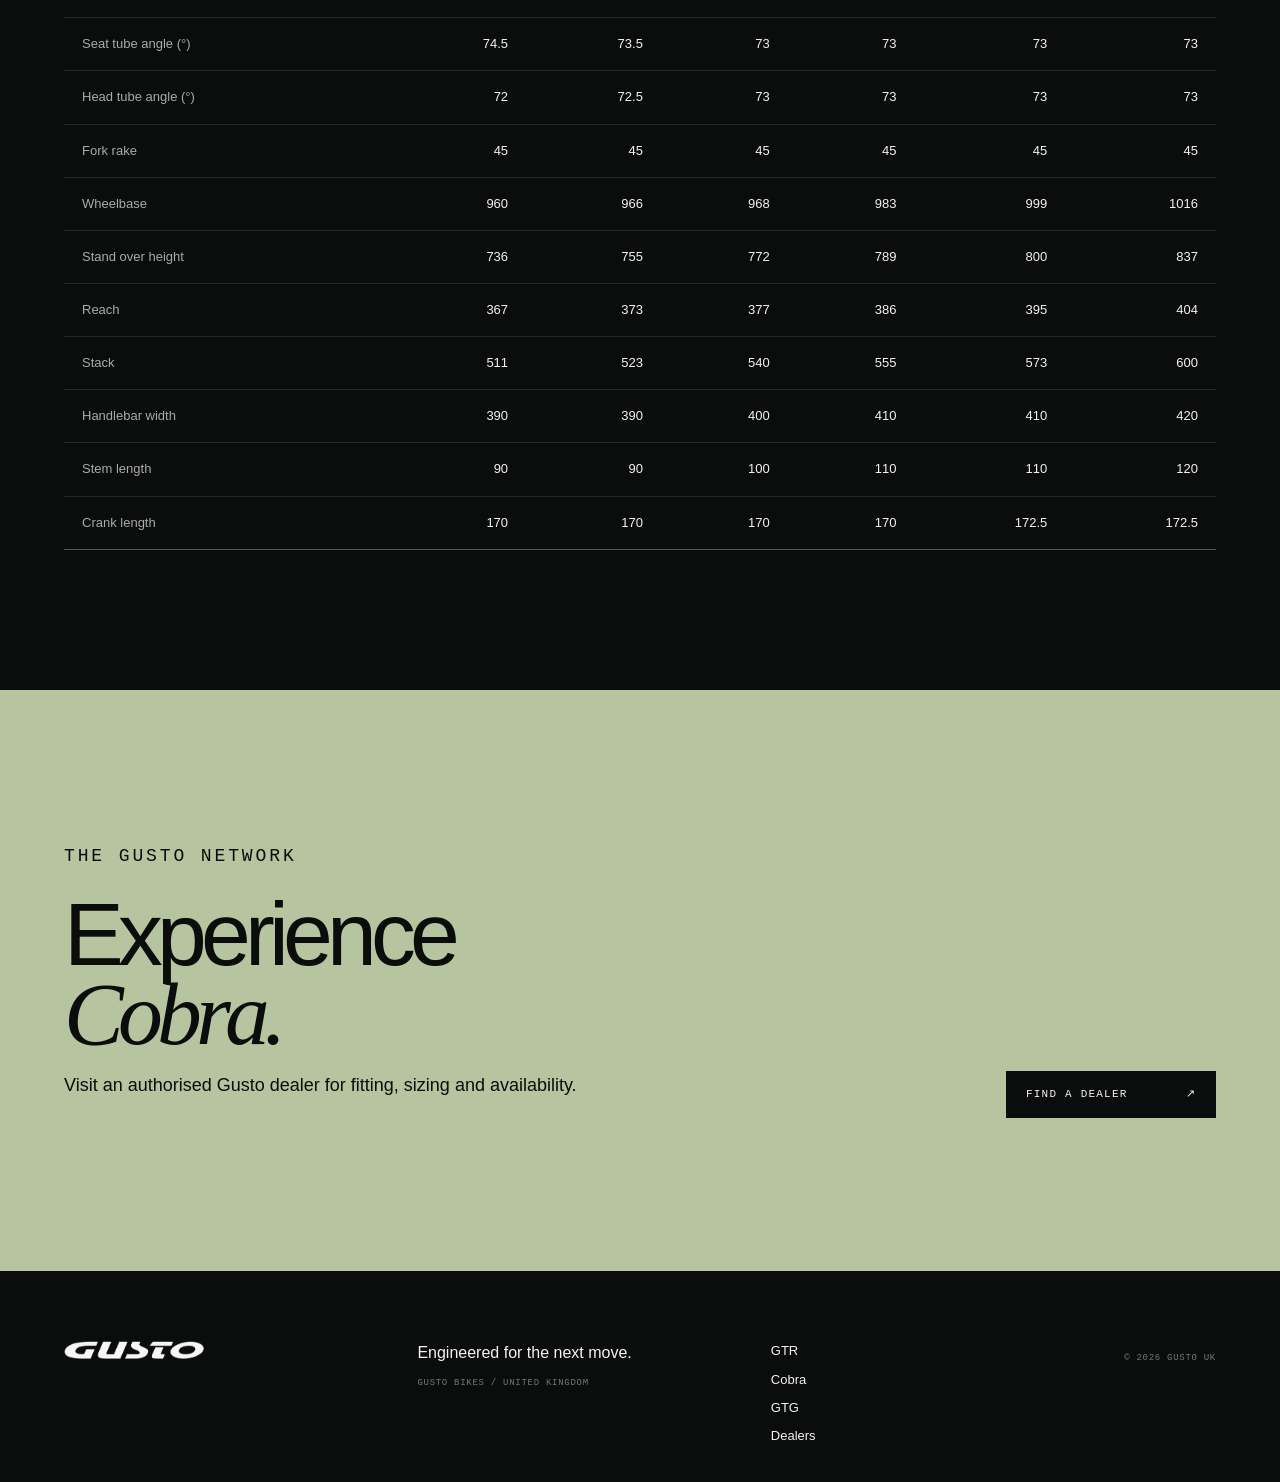
<file: cobra.html>
<!DOCTYPE html><html lang="en"><head><meta charset="UTF-8"/><meta name="viewport" content="width=device-width,initial-scale=1"/><meta name="description" content="Gusto Cobra EVO — responsive carbon road bicycles, builds, specification and geometry."/><title>Cobra EVO — Gusto UK</title><link rel="icon" href="favicon.svg" type="image/svg+xml"/><meta property="og:title" content="Cobra EVO — Gusto UK"/><meta property="og:description" content="Room to ride."/><meta property="og:image" content="https://flyingat50.github.io/gusto/assets/product/cobra-red.jpg"/><link rel="stylesheet" href="styles.css?v=24"/></head>
<body class="product-page"><div class="progress"><span></span></div>
<header class="site-header" data-header><a class="brand" href="index.html" aria-label="Gusto UK home"><img src="assets/gusto-logo-white.png" alt="Gusto"/></a><nav class="desktop-nav" aria-label="Primary navigation"><div class="nav-dropdown"><a class="active" href="index.html#bikes">Bikes</a><div class="nav-dropdown-menu"><a href="gtr.html">GTR <small>Race</small></a><a class="active" href="cobra.html">Cobra <small>Road</small></a><a href="gtg.html">GTG <small>Gravel</small></a></div></div><a href="index.html#technology">Technology</a><a href="engineering.html">Engineering</a><a href="about.html">Our story</a><a href="recur.html">Recur</a><a href="dealers.html">Find a dealer</a></nav><button class="menu-button" type="button" aria-expanded="false" aria-controls="mobile-menu"><span>Menu</span><i></i><i></i></button></header>
<div class="mobile-menu" id="mobile-menu" aria-hidden="true"><nav><a href="index.html#bikes">Bikes</a><div class="mobile-bike-links"><a href="gtr.html">GTR</a><a href="cobra.html">Cobra</a><a href="gtg.html">GTG</a></div><a href="engineering.html">Engineering</a><a href="about.html">Our story</a><a href="recur.html">Recur</a><a href="dealers.html">Find a dealer</a></nav><p>Gusto Bikes / United Kingdom</p></div>
<main><section class="product-hero theme-dark"><img src="assets/product/cobra-red.jpg" alt="Lava Red Gusto Cobra EVO road bicycle in a dark studio"/><div class="product-hero-shade"></div><div class="product-hero-copy"><p class="eyebrow">Cobra series / Road</p><h1>COBRA<br><em>EVO.</em></h1><p>Room to ride.</p><a class="text-link" href="#specification">Explore the specification</a></div><div class="hero-index"><span>02 / Cobra</span><span>Road / Endurance</span></div></section>
<section class="product-intro section-pad"><div><p class="eyebrow">Why Cobra EVO</p><h2 class="display">Endurance focus.<br><em>Engineered for compliance.</em></h2></div><p>The road, with nothing to prove. Cobra pairs high-grade T1000 carbon with compliant geometry—responsive where the gradient changes, composed when the road opens out.</p></section>
<section class="product-finishes" data-finish-selector data-model="Cobra EVO"><div class="finish-copy"><p class="eyebrow">Six finishes</p><h2 class="display">Choose your<br><em data-finish-name>Lava Red</em></h2><div class="finish-options" role="group" aria-label="Cobra EVO finishes"><button class="active" data-finish="Lava Red" data-finish-image="assets/product/cobra-red.jpg" aria-pressed="true"><i style="--swatch:#bc1d27"></i><span>Lava Red</span></button><button data-finish="Lavender" data-finish-image="assets/product/cobra-lavender.jpg" aria-pressed="false"><i style="--swatch:#9b8fc7"></i><span>Lavender</span></button><button data-finish="Titanium Grey" aria-pressed="false"><i style="--swatch:#7a7d80"></i><span>Titanium Grey</span></button><button data-finish="Obsidian Black" data-finish-image="assets/product/cobra-black.jpg" aria-pressed="false"><i style="--swatch:#111"></i><span>Obsidian Black</span></button><button data-finish="Pearl White" data-finish-image="assets/product/cobra-pearl.jpg" aria-pressed="false"><i style="--swatch:#eceae5"></i><span>Pearl White</span></button><button data-finish="Team Gold" data-finish-image="assets/product/cobra-gold.png" aria-pressed="false"><i style="--swatch:#cfa661"></i><span>Team Gold</span></button></div></div><figure data-finish-frame><img data-finish-preview src="assets/product/cobra-red.jpg" alt="Lava Red Cobra EVO finish"/></figure></section>
<section class="product-gallery"><figure class="product-gallery-wide"><img src="assets/product/cobra-lavender.jpg" alt="Lavender Gusto Cobra EVO road bicycle detail"/><figcaption>Lavender / one platform, a different presence</figcaption></figure><figure><img src="assets/product/cobra-pearl.jpg" alt="Pearl White Cobra EVO studio detail"/><figcaption>Pearl White / clean lines</figcaption></figure><figure><img src="assets/product/cobra-gold.png" alt="Team Gold Cobra EVO road bicycle"/><figcaption>Team Gold / road performance</figcaption></figure></section>
<section class="product-principles theme-bone"><article><span>01</span><h3>Endurance geometry.</h3><p>All-road stability engineered for the long day.</p></article><article><span>02</span><h3>I.L.C.</h3><p>Innegra-infused layup for vibration damping.</p></article><article><span>03</span><h3>Integrated.</h3><p>Clean lines and efficiency from cockpit to seatpost.</p></article><article><span>04</span><h3>UCI approved.</h3><p>Competition provenance without compromised comfort.</p></article></section>
<section class="technical-specs product-technical" id="specification" aria-labelledby="specs-title" data-bike-specifications="cobra"><div class="technical-specs-head"><div><p class="eyebrow" data-spec-series></p><h3 class="display" id="specs-title"><span data-spec-title></span><br><em>at a glance.</em></h3></div><p data-spec-intro></p></div><div class="spec-builds" data-spec-builds></div><div class="spec-editorial"><div><p class="eyebrow">Specification</p><h4>Details that<br><em>earn their place.</em></h4></div><div class="spec-list" data-spec-list></div></div><div class="geometry-head"><div><p class="eyebrow">Geometry</p><h4 data-geometry-title></h4></div><p>Measurements in millimetres unless specified.</p></div><div class="geometry-table-wrap" tabindex="0"><table class="geometry-table" data-geometry-table></table></div><p class="geometry-help">Scroll horizontally to compare every size.</p></section>
<section class="product-next theme-signal"><p class="eyebrow">The Gusto network</p><h2 class="display">Experience<br><em>Cobra.</em></h2><p>Visit an authorised Gusto dealer for fitting, sizing and availability.</p><a class="button button-dark" href="dealers.html">Find a dealer <span>↗</span></a></section></main>
<footer class="site-footer theme-dark"><a class="footer-brand" href="index.html"><img src="assets/gusto-logo-white.png" alt="Gusto"/></a><div><p>Engineered for the next move.</p><p class="small">Gusto Bikes / United Kingdom</p></div><nav><a href="gtr.html">GTR</a><a href="cobra.html">Cobra</a><a href="gtg.html">GTG</a><a href="dealers.html">Dealers</a></nav><p class="small">© <span data-year></span> Gusto UK</p></footer><script src="bike-specs.js?v=3"></script><script src="script.js?v=15"></script></body></html>
</file>
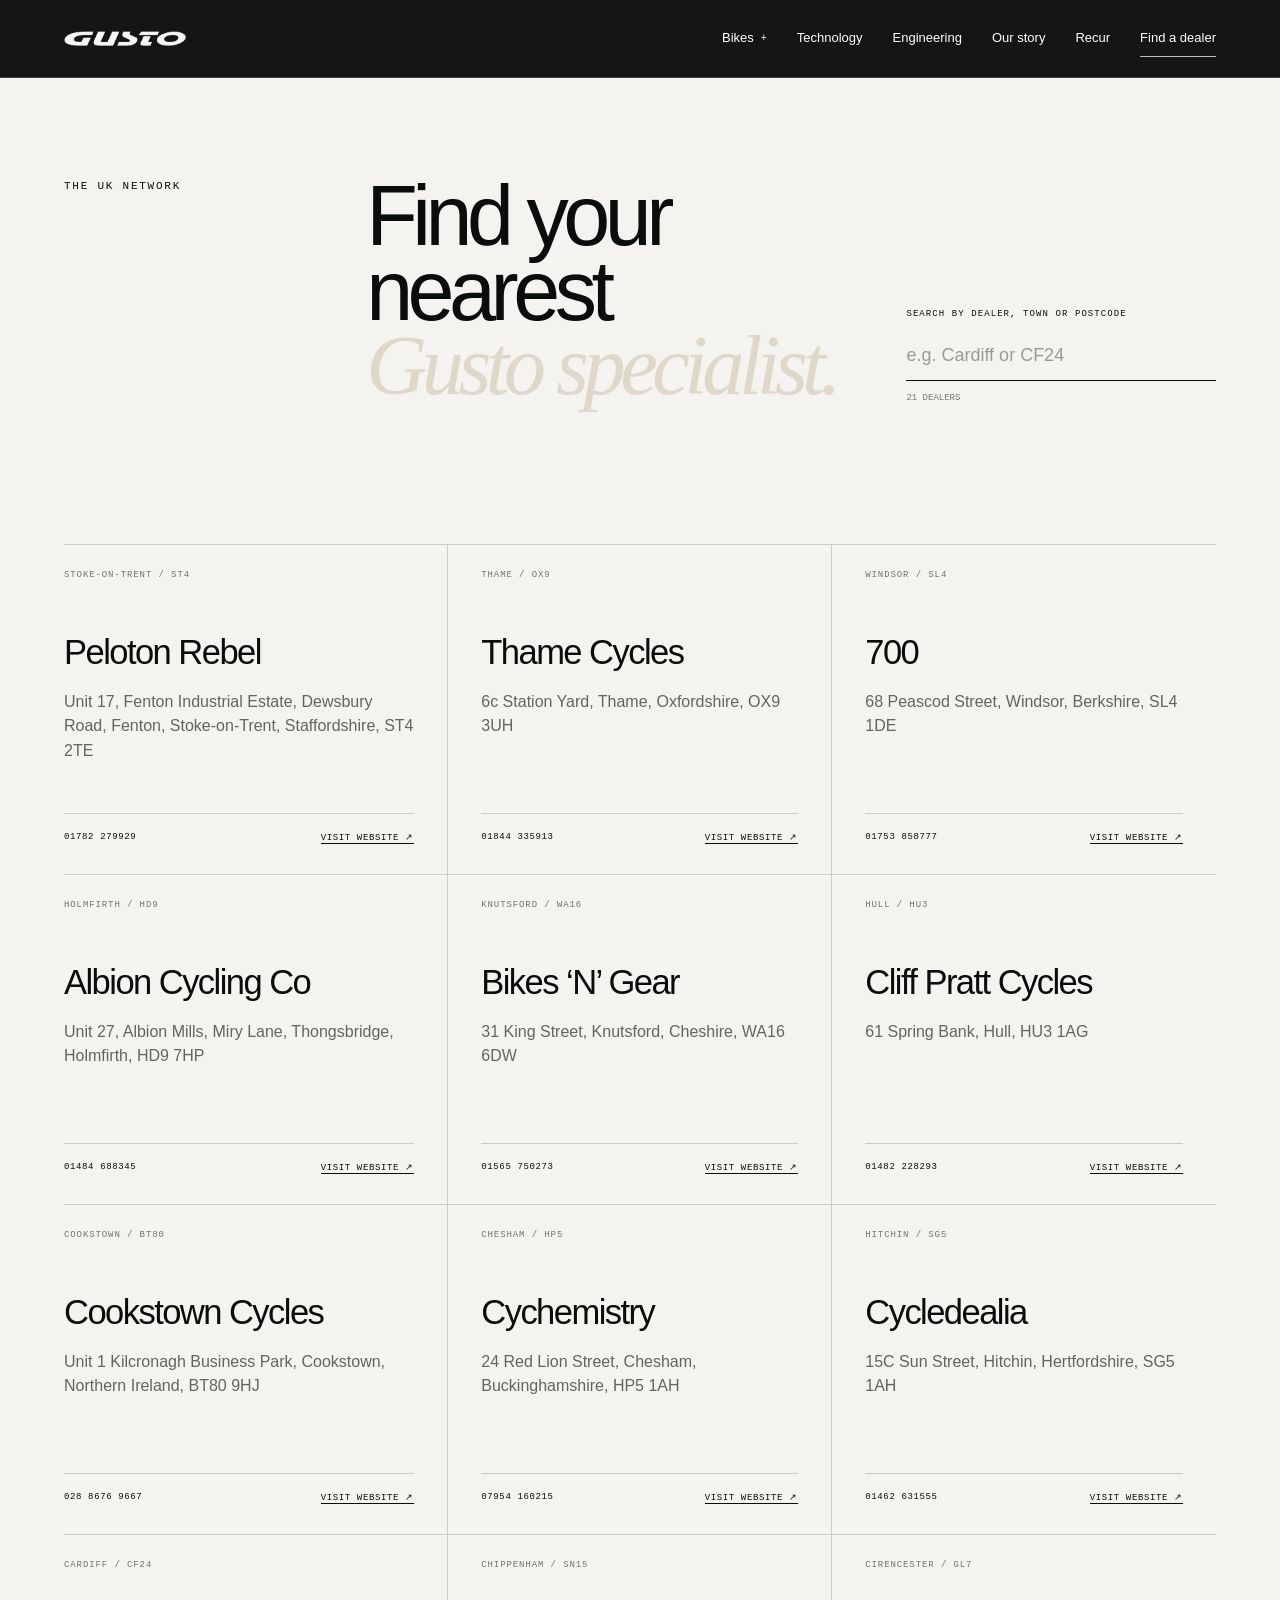
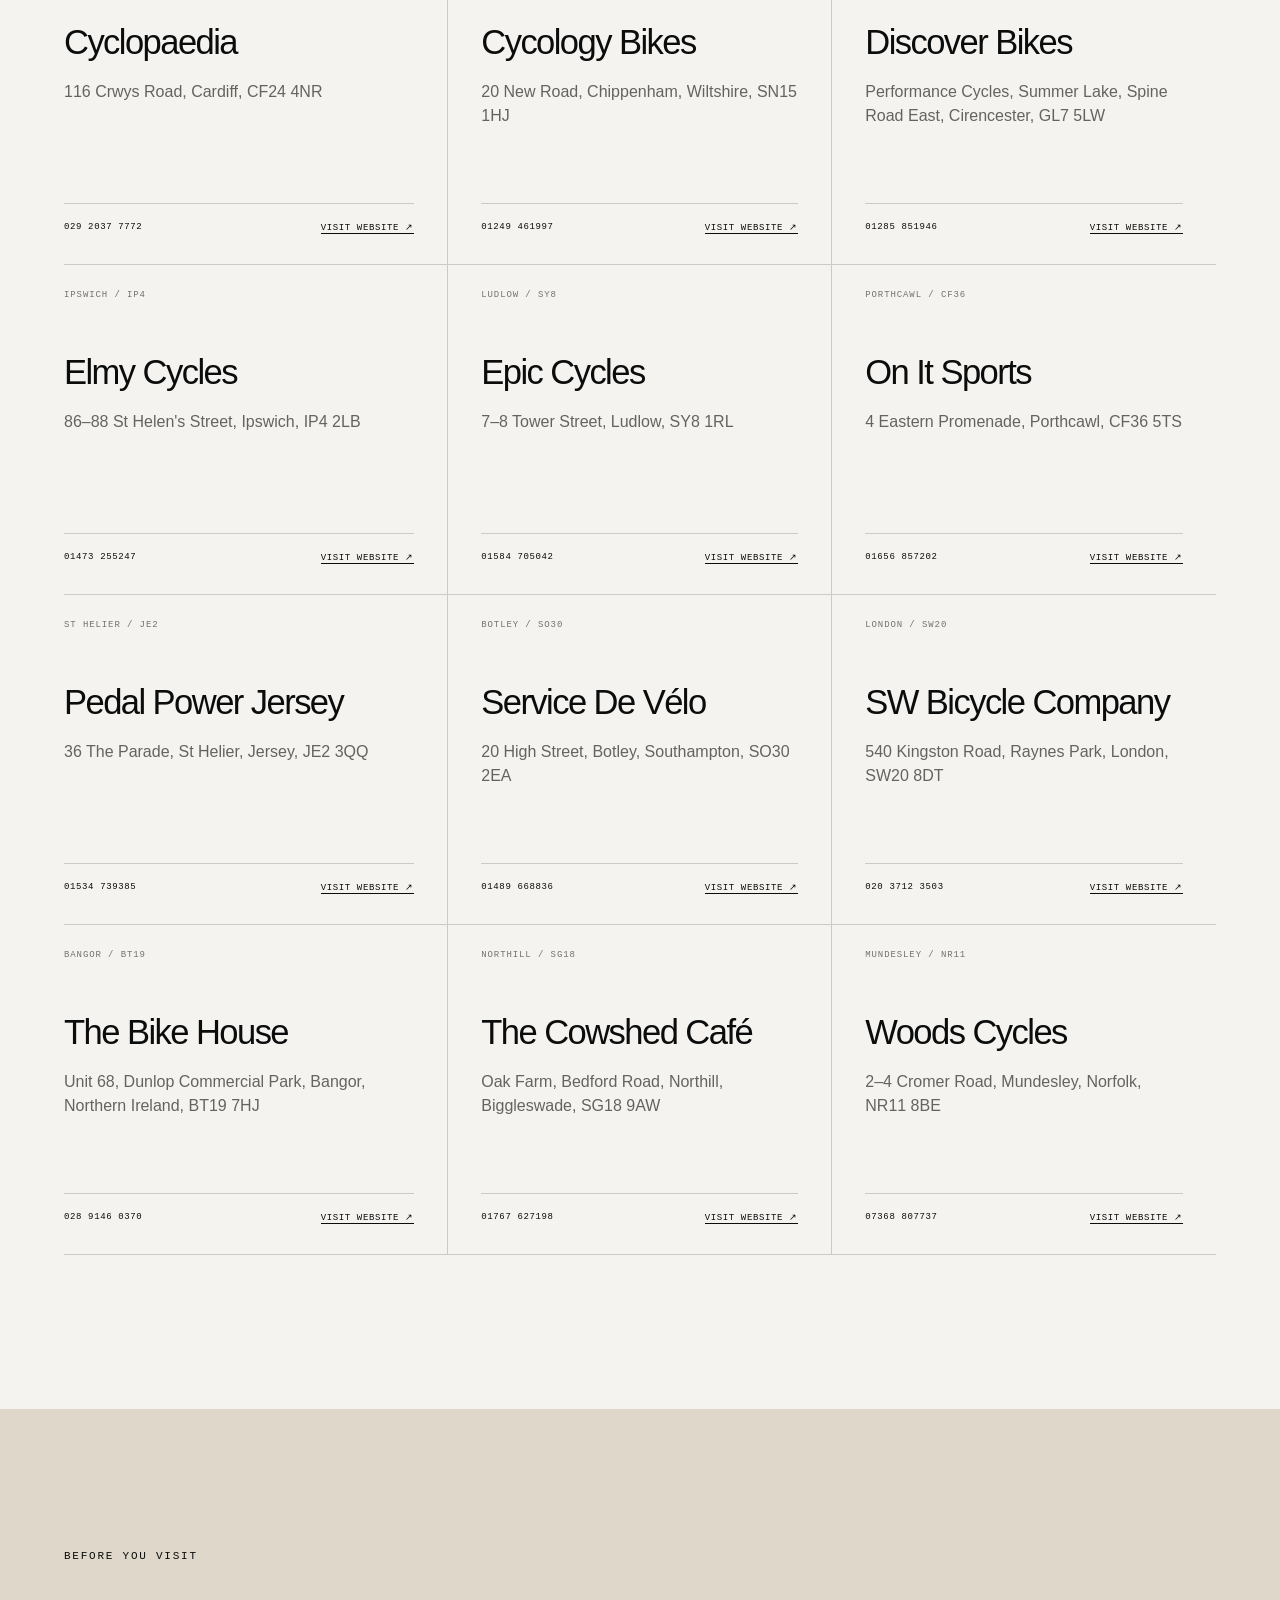
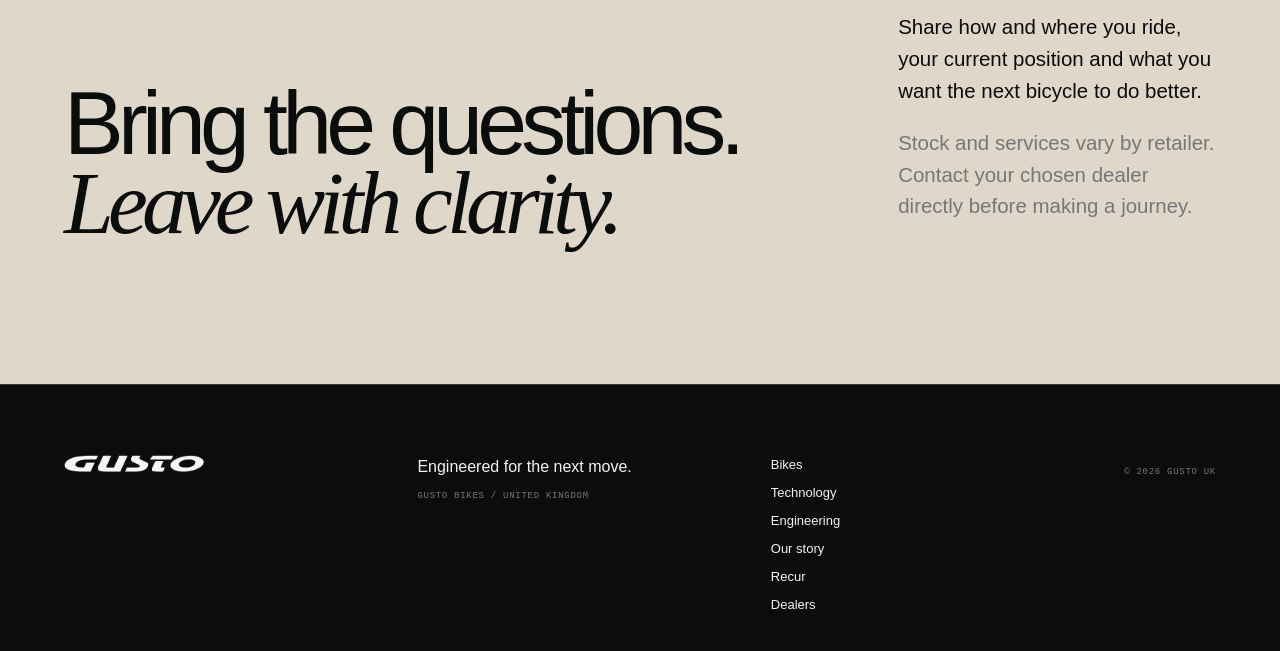
<file: dealers.html>
<!doctype html>
<html lang="en">
<head>
  <meta charset="UTF-8" />
  <meta name="viewport" content="width=device-width, initial-scale=1.0" />
  <meta name="description" content="Find an authorised Gusto bicycle dealer across the United Kingdom, Northern Ireland and Jersey." />
  <title>Find a dealer — Gusto UK</title>
  <link rel="icon" href="favicon.svg" type="image/svg+xml" /><meta property="og:type" content="website" /><meta property="og:site_name" content="Gusto UK" /><meta property="og:title" content="Find a dealer — Gusto UK" /><meta property="og:description" content="Find an authorised Gusto bicycle retailer near you." /><meta property="og:url" content="https://flyingat50.github.io/gusto/dealers.html" /><meta property="og:image" content="https://flyingat50.github.io/gusto/assets/social-share.png" /><meta property="og:image:width" content="1200" /><meta property="og:image:height" content="630" /><meta name="twitter:card" content="summary_large_image" /><meta name="twitter:image" content="https://flyingat50.github.io/gusto/assets/social-share.png" />
  <link rel="stylesheet" href="styles.css?v=23" />
</head>
<body class="dealers-page">
  <div class="progress" aria-hidden="true"><span></span></div>
  <header class="site-header" data-header>
    <a class="brand" href="index.html" aria-label="Gusto UK home"><img src="assets/gusto-logo-white.png" alt="Gusto" /></a>
    <nav class="desktop-nav" aria-label="Primary navigation"><div class="nav-dropdown"><a href="index.html#bikes">Bikes</a><div class="nav-dropdown-menu"><a href="gtr.html">GTR <small>Race</small></a><a href="cobra.html">Cobra <small>Road</small></a><a href="gtg.html">GTG <small>Gravel</small></a></div></div><a href="index.html#technology">Technology</a><a href="engineering.html">Engineering</a><a href="about.html">Our story</a><a href="recur.html">Recur</a><a class="active" href="dealers.html">Find a dealer</a></nav>
    <button class="menu-button" type="button" aria-expanded="false" aria-controls="mobile-menu"><span>Menu</span><i></i><i></i></button>
  </header>
  <div class="mobile-menu" id="mobile-menu" aria-hidden="true"><nav><a href="index.html#bikes">Bikes</a><div class="mobile-bike-links"><a href="gtr.html">GTR</a><a href="cobra.html">Cobra</a><a href="gtg.html">GTG</a></div><a href="index.html#technology">Technology</a><a href="engineering.html">Engineering</a><a href="about.html">Our story</a><a href="recur.html">Recur</a><a href="dealers.html">Find a dealer</a></nav><p>Gusto Bikes / United Kingdom</p></div>

  <main>
    <section class="dealer-network" id="network" aria-labelledby="network-title">
      <div class="dealer-network-head section-pad"><p class="eyebrow reveal">The UK network</p><h2 class="display reveal" id="network-title">Find your nearest<br><em>Gusto specialist.</em></h2><div class="dealer-search reveal"><label for="dealer-search">Search by dealer, town or postcode</label><input id="dealer-search" type="search" placeholder="e.g. Cardiff or CF24" autocomplete="postal-code" data-dealer-search /><span data-dealer-count>21 dealers</span></div></div>
      <div class="dealer-list" data-dealer-list>
        <article data-dealer-card><span>Stoke-on-Trent / ST4</span><h3>Peloton Rebel</h3><p>Unit 17, Fenton Industrial Estate, Dewsbury Road, Fenton, Stoke-on-Trent, Staffordshire, ST4 2TE</p><div><a href="tel:+441782279929">01782 279929</a><a href="https://pelotonrebel.co.uk">Visit website ↗</a></div></article>
        <article data-dealer-card><span>Thame / OX9</span><h3>Thame Cycles</h3><p>6c Station Yard, Thame, Oxfordshire, OX9 3UH</p><div><a href="tel:+441844335913">01844 335913</a><a href="https://www.thamecycles.co.uk">Visit website ↗</a></div></article>
        <article data-dealer-card><span>Windsor / SL4</span><h3>700</h3><p>68 Peascod Street, Windsor, Berkshire, SL4 1DE</p><div><a href="tel:+441753858777">01753 858777</a><a href="https://www.7hundred.co.uk/">Visit website ↗</a></div></article>
        <article data-dealer-card><span>Holmfirth / HD9</span><h3>Albion Cycling Co</h3><p>Unit 27, Albion Mills, Miry Lane, Thongsbridge, Holmfirth, HD9 7HP</p><div><a href="tel:+441484688345">01484 688345</a><a href="https://www.albion-cycling.co.uk/">Visit website ↗</a></div></article>
        <article data-dealer-card><span>Knutsford / WA16</span><h3>Bikes ‘N’ Gear</h3><p>31 King Street, Knutsford, Cheshire, WA16 6DW</p><div><a href="tel:+441565750273">01565 750273</a><a href="https://bikes-n-gear.co.uk/">Visit website ↗</a></div></article>
        <article data-dealer-card><span>Hull / HU3</span><h3>Cliff Pratt Cycles</h3><p>61 Spring Bank, Hull, HU3 1AG</p><div><a href="tel:+441482228293">01482 228293</a><a href="https://www.cpcycles.com/">Visit website ↗</a></div></article>
        <article data-dealer-card><span>Cookstown / BT80</span><h3>Cookstown Cycles</h3><p>Unit 1 Kilcronagh Business Park, Cookstown, Northern Ireland, BT80 9HJ</p><div><a href="tel:+442886769667">028 8676 9667</a><a href="https://www.cookstowncycles.co.uk/">Visit website ↗</a></div></article>
        <article data-dealer-card><span>Chesham / HP5</span><h3>Cychemistry</h3><p>24 Red Lion Street, Chesham, Buckinghamshire, HP5 1AH</p><div><a href="tel:+447954160215">07954 160215</a><a href="https://cychemistry.co.uk/">Visit website ↗</a></div></article>
        <article data-dealer-card><span>Hitchin / SG5</span><h3>Cycledealia</h3><p>15C Sun Street, Hitchin, Hertfordshire, SG5 1AH</p><div><a href="tel:+441462631555">01462 631555</a><a href="https://www.cycledealia.co.uk/">Visit website ↗</a></div></article>
        <article data-dealer-card><span>Cardiff / CF24</span><h3>Cyclopaedia</h3><p>116 Crwys Road, Cardiff, CF24 4NR</p><div><a href="tel:+442920377772">029 2037 7772</a><a href="https://www.cyclopaedia.co.uk/">Visit website ↗</a></div></article>
        <article data-dealer-card><span>Chippenham / SN15</span><h3>Cycology Bikes</h3><p>20 New Road, Chippenham, Wiltshire, SN15 1HJ</p><div><a href="tel:+441249461997">01249 461997</a><a href="https://www.cycologybikes.co.uk/">Visit website ↗</a></div></article>
        <article data-dealer-card><span>Cirencester / GL7</span><h3>Discover Bikes</h3><p>Performance Cycles, Summer Lake, Spine Road East, Cirencester, GL7 5LW</p><div><a href="tel:+441285851946">01285 851946</a><a href="https://www.discoverbikes.co.uk/">Visit website ↗</a></div></article>
        <article data-dealer-card><span>Ipswich / IP4</span><h3>Elmy Cycles</h3><p>86–88 St Helen's Street, Ipswich, IP4 2LB</p><div><a href="tel:+441473255247">01473 255247</a><a href="https://www.elmycycles.co.uk/">Visit website ↗</a></div></article>
        <article data-dealer-card><span>Ludlow / SY8</span><h3>Epic Cycles</h3><p>7–8 Tower Street, Ludlow, SY8 1RL</p><div><a href="tel:+441584705042">01584 705042</a><a href="https://epic-cycles.co.uk/">Visit website ↗</a></div></article>
        <article data-dealer-card><span>Porthcawl / CF36</span><h3>On It Sports</h3><p>4 Eastern Promenade, Porthcawl, CF36 5TS</p><div><a href="tel:+441656857202">01656 857202</a><a href="https://www.onitsports.co.uk/">Visit website ↗</a></div></article>
        <article data-dealer-card><span>St Helier / JE2</span><h3>Pedal Power Jersey</h3><p>36 The Parade, St Helier, Jersey, JE2 3QQ</p><div><a href="tel:+441534739385">01534 739385</a><a href="https://www.pedalpowerjsy.com/">Visit website ↗</a></div></article>
        <article data-dealer-card><span>Botley / SO30</span><h3>Service De Vélo</h3><p>20 High Street, Botley, Southampton, SO30 2EA</p><div><a href="tel:+441489668836">01489 668836</a><a href="https://www.servicedevelo.com/">Visit website ↗</a></div></article>
        <article data-dealer-card><span>London / SW20</span><h3>SW Bicycle Company</h3><p>540 Kingston Road, Raynes Park, London, SW20 8DT</p><div><a href="tel:+442037123503">020 3712 3503</a><a href="https://www.swbicyclecompany.co.uk/">Visit website ↗</a></div></article>
        <article data-dealer-card><span>Bangor / BT19</span><h3>The Bike House</h3><p>Unit 68, Dunlop Commercial Park, Bangor, Northern Ireland, BT19 7HJ</p><div><a href="tel:+442891460370">028 9146 0370</a><a href="https://www.thebikehousebangor.com/">Visit website ↗</a></div></article>
        <article data-dealer-card><span>Northill / SG18</span><h3>The Cowshed Café</h3><p>Oak Farm, Bedford Road, Northill, Biggleswade, SG18 9AW</p><div><a href="tel:+441767627198">01767 627198</a><a href="https://www.thecowshedcafe.co.uk/">Visit website ↗</a></div></article>
        <article data-dealer-card><span>Mundesley / NR11</span><h3>Woods Cycles</h3><p>2–4 Cromer Road, Mundesley, Norfolk, NR11 8BE</p><div><a href="tel:+447368807737">07368 807737</a><a href="https://www.woodscyclesltd.co.uk/">Visit website ↗</a></div></article>
      </div>
      <p class="dealer-empty" data-dealer-empty hidden>No dealers match that search. Try a nearby town, county or postcode.</p>
    </section>

    <section class="dealer-assurance theme-bone section-pad"><p class="eyebrow reveal">Before you visit</p><div class="manifesto-grid"><h2 class="display reveal">Bring the questions.<br><em>Leave with clarity.</em></h2><div class="manifesto-copy reveal"><p>Share how and where you ride, your current position and what you want the next bicycle to do better.</p><p>Stock and services vary by retailer. Contact your chosen dealer directly before making a journey.</p></div></div></section>
  </main>

  <footer class="site-footer theme-dark"><a class="footer-brand" href="index.html" aria-label="Gusto UK home"><img src="assets/gusto-logo-white.png" alt="Gusto" /></a><div><p>Engineered for the next move.</p><p class="small">Gusto Bikes / United Kingdom</p></div><nav aria-label="Footer"><a href="index.html#bikes">Bikes</a><a href="index.html#technology">Technology</a><a href="engineering.html">Engineering</a><a href="about.html">Our story</a><a href="recur.html">Recur</a><a href="dealers.html">Dealers</a></nav><p class="small">© <span data-year></span> Gusto UK</p></footer>
  <script src="script.js?v=12"></script>
</body>
</html>
</file>
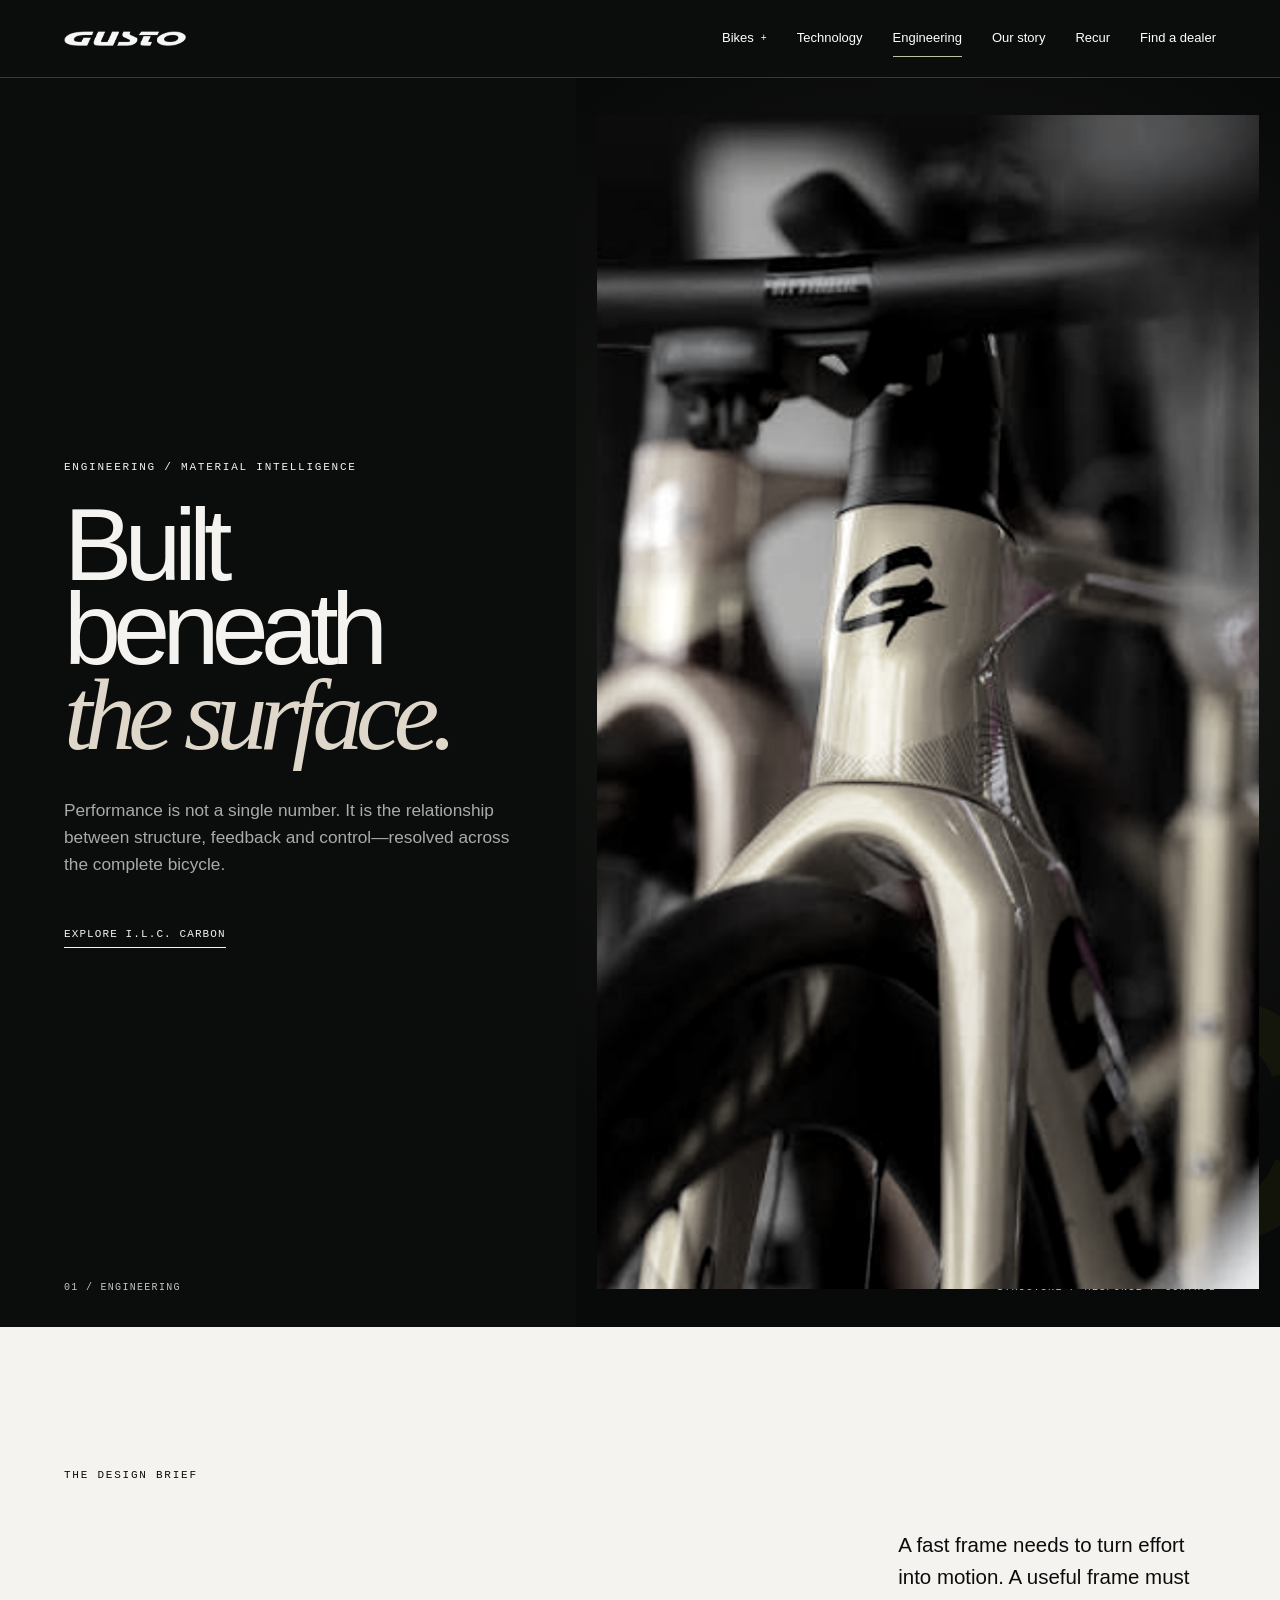
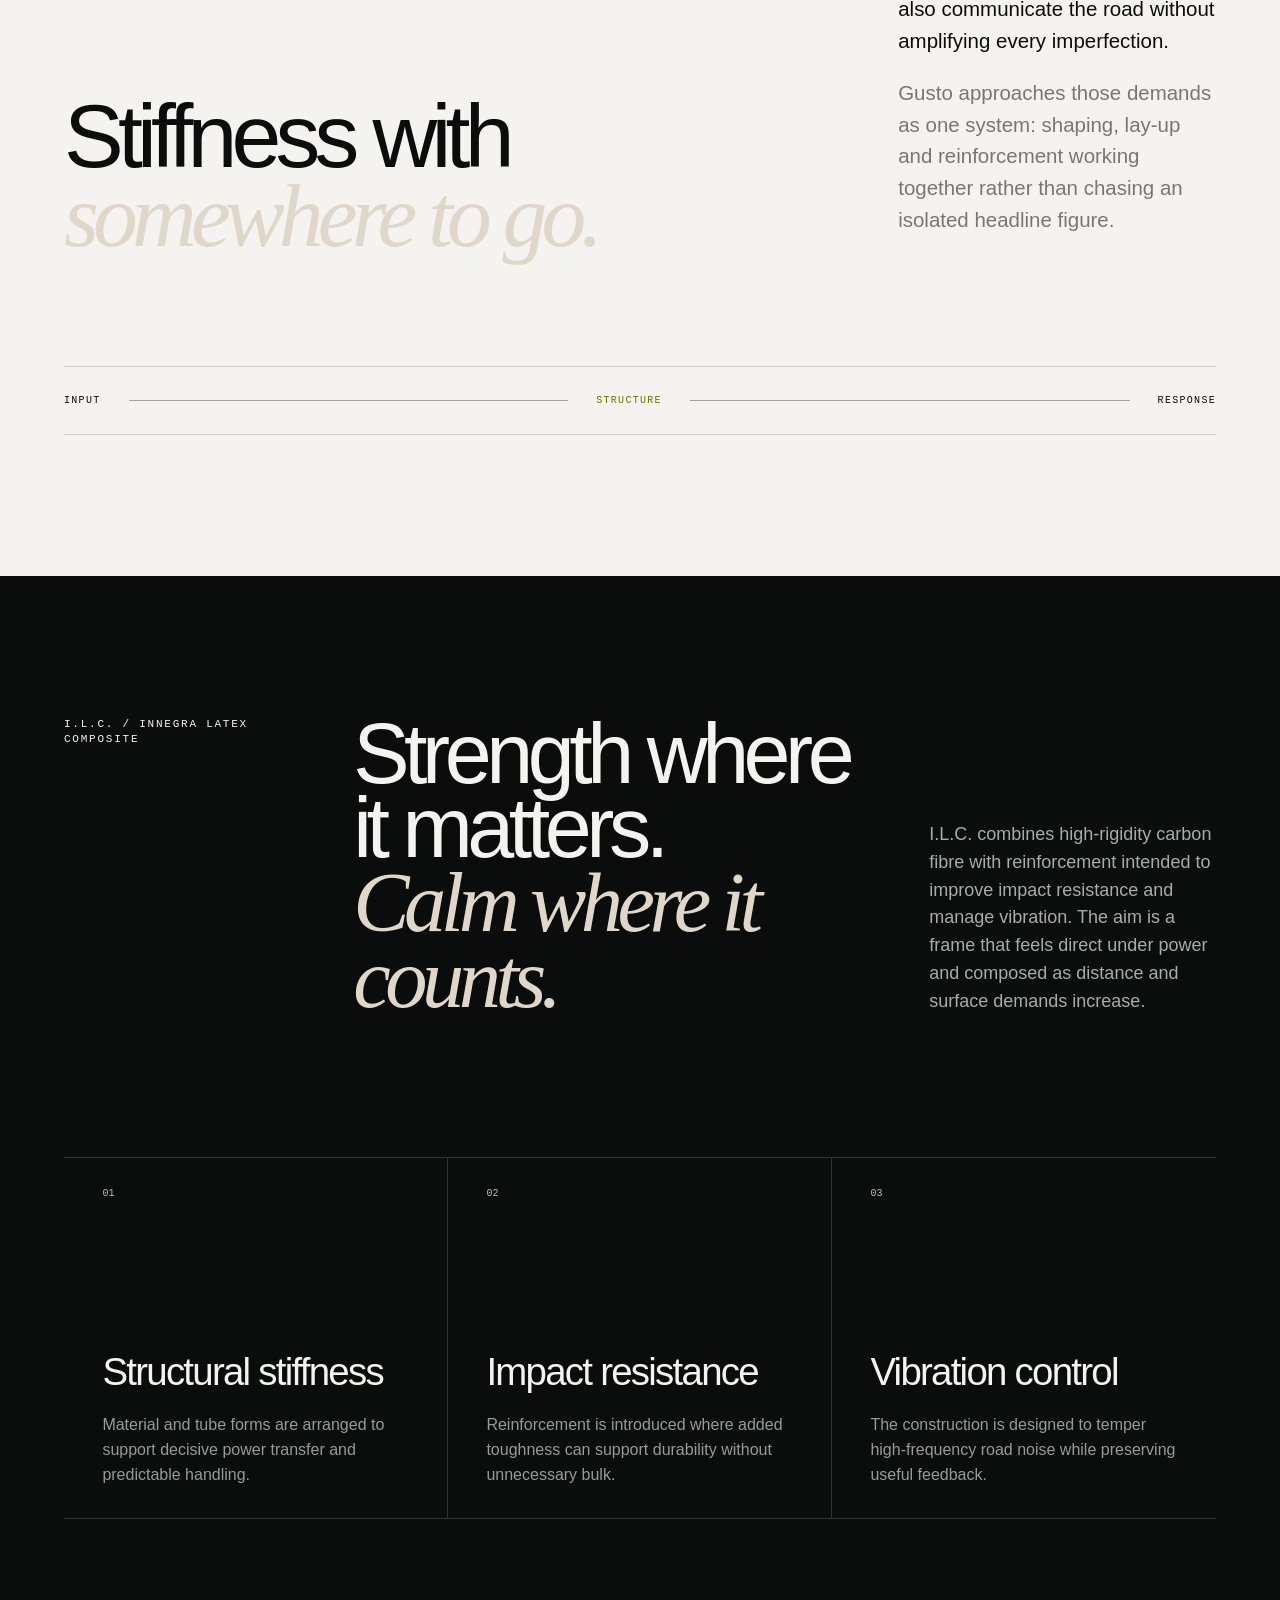
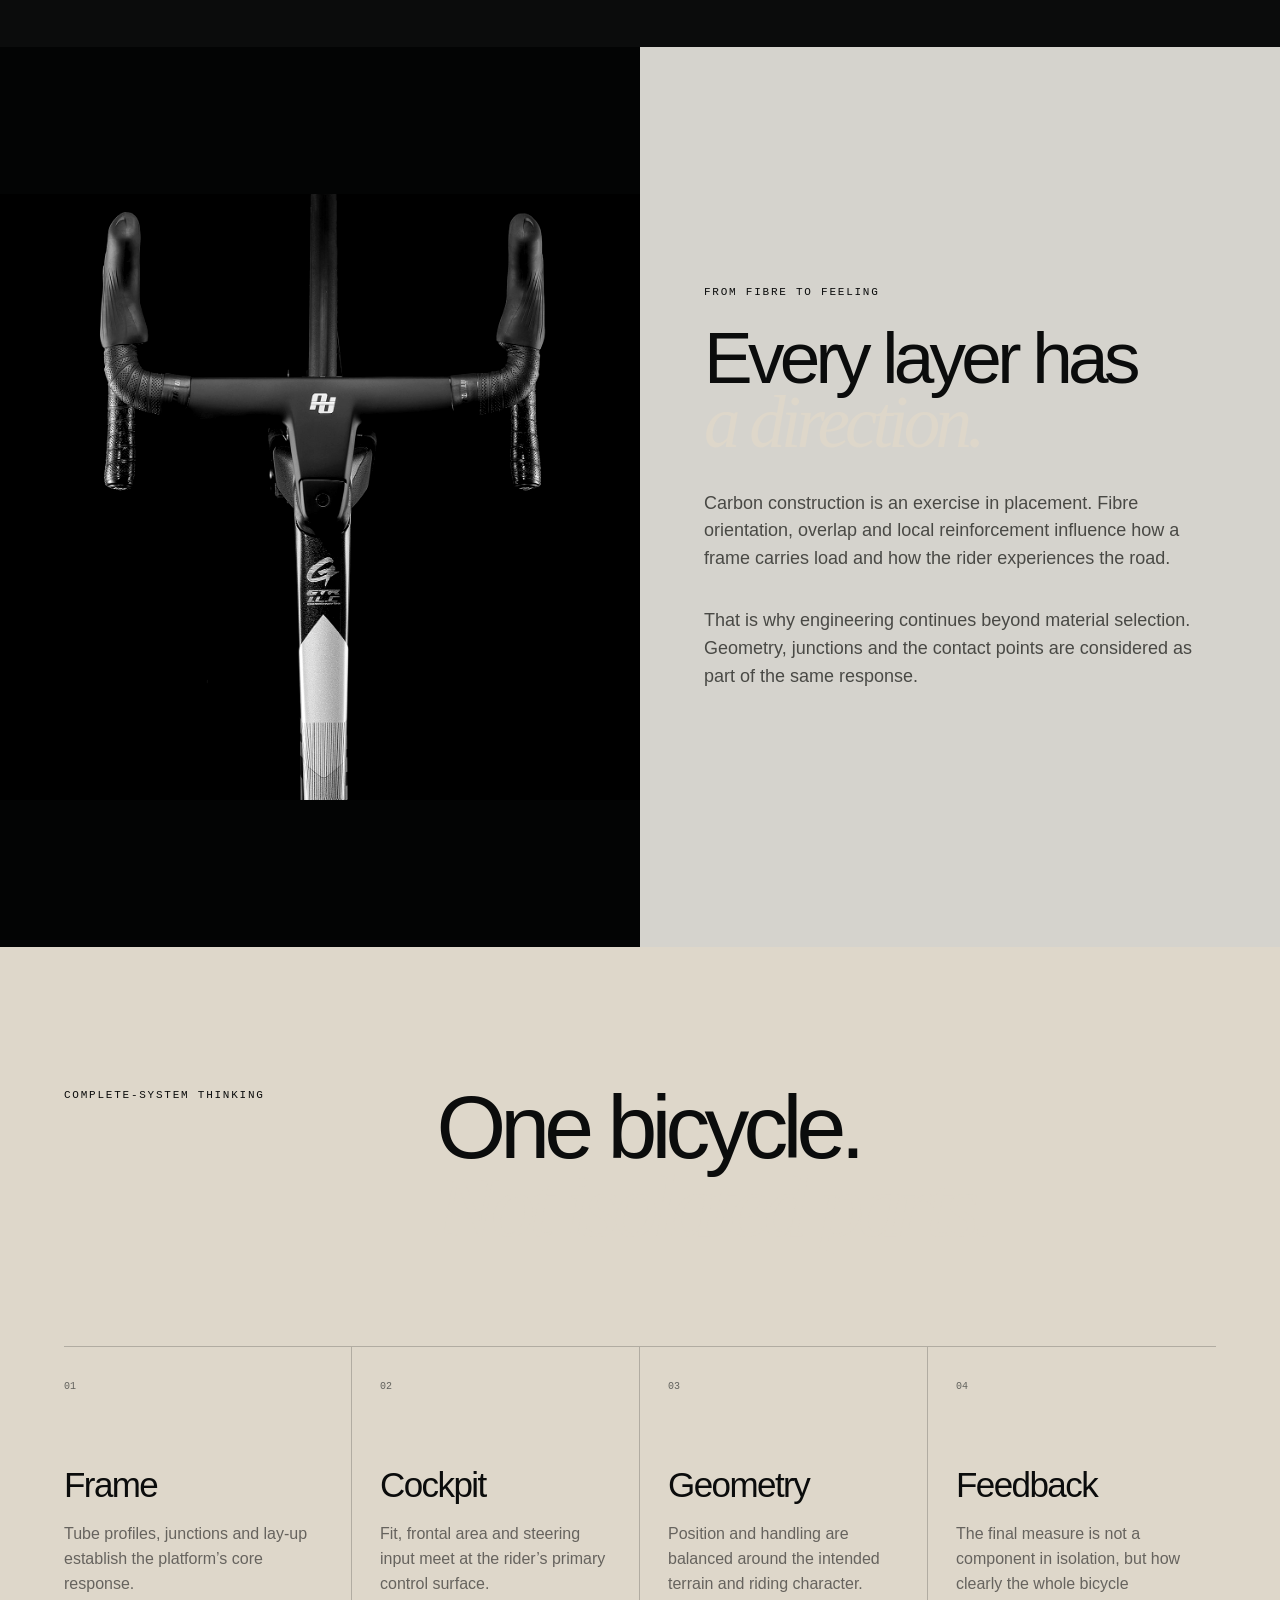
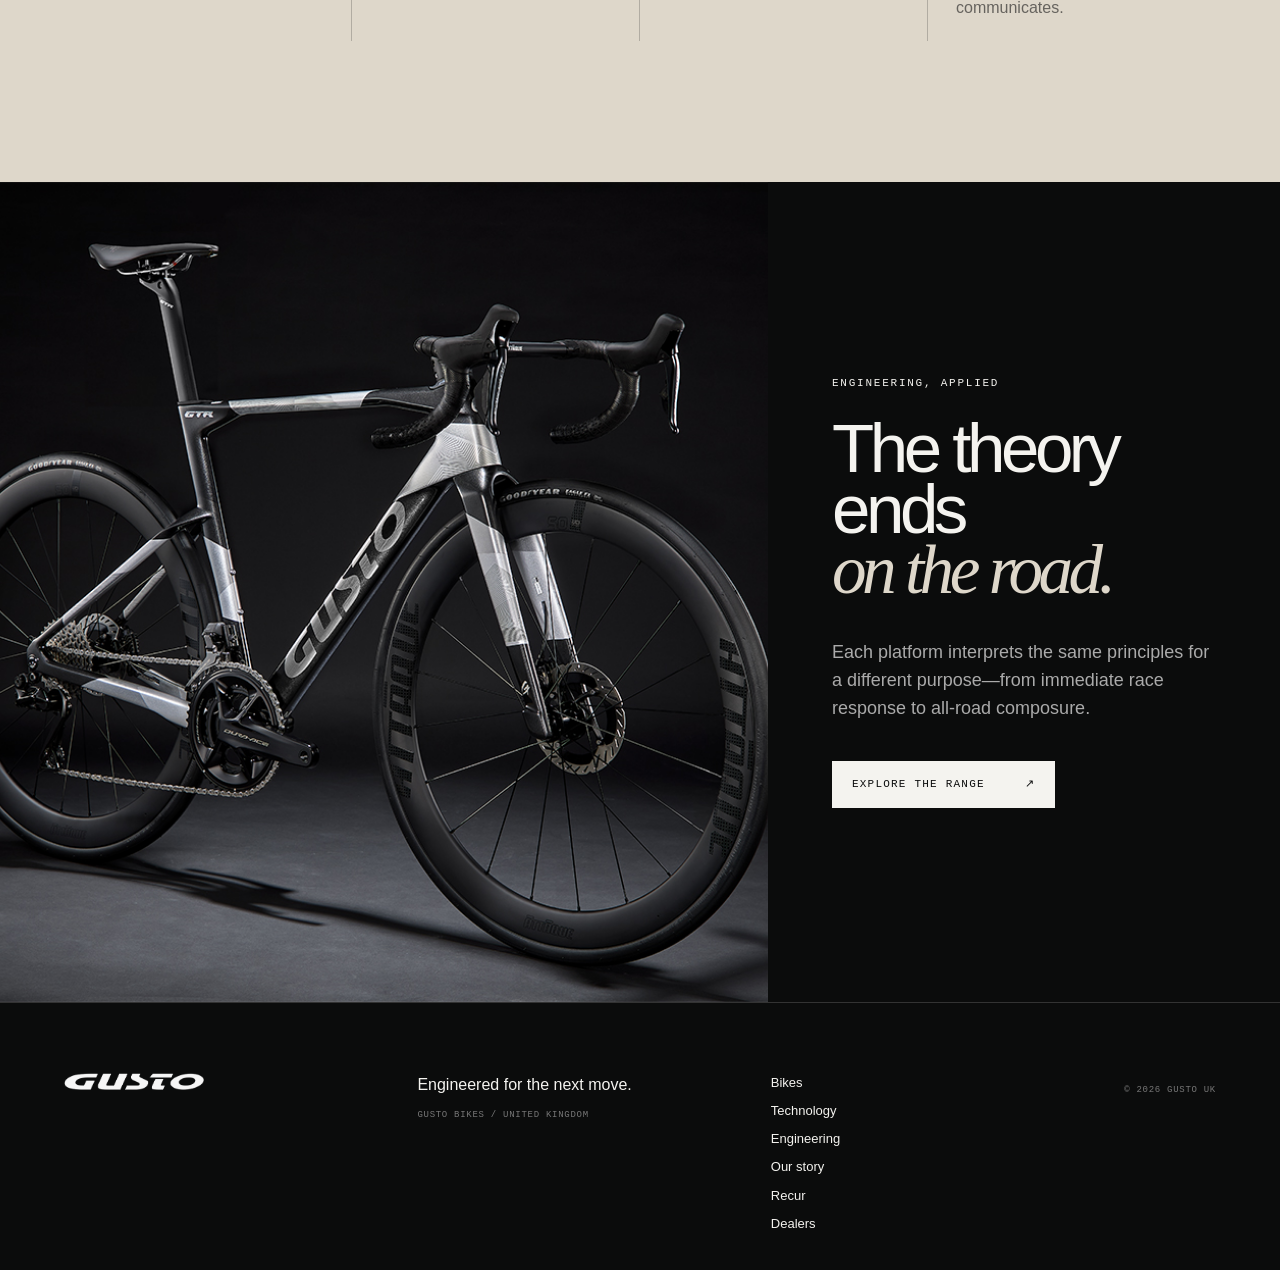
<file: engineering.html>
<!doctype html>
<html lang="en">
<head>
  <meta charset="UTF-8" />
  <meta name="viewport" content="width=device-width, initial-scale=1.0" />
  <meta name="description" content="Explore Gusto engineering: purposeful carbon construction, I.L.C. reinforcement and complete-system bicycle design." />
  <title>Engineering — Gusto UK</title>
  <link rel="icon" href="favicon.svg" type="image/svg+xml" /><meta property="og:type" content="website" /><meta property="og:site_name" content="Gusto UK" /><meta property="og:title" content="Engineering — Gusto UK" /><meta property="og:description" content="Purposeful carbon construction and complete-system bicycle design." /><meta property="og:url" content="https://flyingat50.github.io/gusto/engineering.html" /><meta property="og:image" content="https://flyingat50.github.io/gusto/assets/social-share.png" /><meta property="og:image:width" content="1200" /><meta property="og:image:height" content="630" /><meta name="twitter:card" content="summary_large_image" /><meta name="twitter:image" content="https://flyingat50.github.io/gusto/assets/social-share.png" />
  <link rel="preload" as="image" href="assets/head-tube.png" />
  <link rel="stylesheet" href="styles.css?v=23" />
</head>
<body class="engineering-page">
  <div class="progress" aria-hidden="true"><span></span></div>
  <header class="site-header" data-header>
    <a class="brand" href="index.html" aria-label="Gusto UK home"><img src="assets/gusto-logo-white.png" alt="Gusto" /></a>
    <nav class="desktop-nav" aria-label="Primary navigation"><div class="nav-dropdown"><a href="index.html#bikes">Bikes</a><div class="nav-dropdown-menu"><a href="gtr.html">GTR <small>Race</small></a><a href="cobra.html">Cobra <small>Road</small></a><a href="gtg.html">GTG <small>Gravel</small></a></div></div><a href="index.html#technology">Technology</a><a class="active" href="engineering.html">Engineering</a><a href="about.html">Our story</a><a href="recur.html">Recur</a><a href="dealers.html">Find a dealer</a></nav>
    <button class="menu-button" type="button" aria-expanded="false" aria-controls="mobile-menu"><span>Menu</span><i></i><i></i></button>
  </header>
  <div class="mobile-menu" id="mobile-menu" aria-hidden="true"><nav><a href="index.html#bikes">Bikes</a><div class="mobile-bike-links"><a href="gtr.html">GTR</a><a href="cobra.html">Cobra</a><a href="gtg.html">GTG</a></div><a href="index.html#technology">Technology</a><a href="engineering.html">Engineering</a><a href="about.html">Our story</a><a href="recur.html">Recur</a><a href="dealers.html">Find a dealer</a></nav><p>Gusto Bikes / United Kingdom</p></div>

  <main>
    <section class="engineering-hero theme-dark" aria-labelledby="engineering-title">
      <div class="engineering-hero-copy">
        <p class="eyebrow">Engineering / Material intelligence</p>
        <h1 id="engineering-title">Built beneath<br><em>the surface.</em></h1>
        <p>Performance is not a single number. It is the relationship between structure, feedback and control—resolved across the complete bicycle.</p>
        <a class="text-link" href="#ilc">Explore I.L.C. carbon</a>
      </div>
      <div class="engineering-hero-media"><span aria-hidden="true">ILC</span><img src="assets/head-tube.png" alt="Gusto carbon head tube and fork detail" /></div>
      <div class="hero-index"><span>01 / Engineering</span><span>Structure / Response / Control</span></div>
    </section>

    <section class="engineering-principle section-pad" aria-labelledby="principle-title">
      <p class="eyebrow reveal">The design brief</p>
      <div class="manifesto-grid">
        <h2 class="display reveal" id="principle-title">Stiffness with<br><em>somewhere to go.</em></h2>
        <div class="manifesto-copy reveal"><p>A fast frame needs to turn effort into motion. A useful frame must also communicate the road without amplifying every imperfection.</p><p>Gusto approaches those demands as one system: shaping, lay-up and reinforcement working together rather than chasing an isolated headline figure.</p></div>
      </div>
      <div class="engineering-rule reveal"><span>Input</span><i></i><strong>Structure</strong><i></i><span>Response</span></div>
    </section>

    <section class="ilc-section theme-dark" id="ilc" aria-labelledby="ilc-title">
      <div class="ilc-intro section-pad reveal"><p class="eyebrow">I.L.C. / Innegra Latex Composite</p><h2 class="display" id="ilc-title">Strength where it matters.<br><em>Calm where it counts.</em></h2><p>I.L.C. combines high-rigidity carbon fibre with reinforcement intended to improve impact resistance and manage vibration. The aim is a frame that feels direct under power and composed as distance and surface demands increase.</p></div>
      <div class="ilc-cards">
        <article class="reveal"><b>01</b><h3>Structural stiffness</h3><p>Material and tube forms are arranged to support decisive power transfer and predictable handling.</p></article>
        <article class="reveal"><b>02</b><h3>Impact resistance</h3><p>Reinforcement is introduced where added toughness can support durability without unnecessary bulk.</p></article>
        <article class="reveal"><b>03</b><h3>Vibration control</h3><p>The construction is designed to temper high-frequency road noise while preserving useful feedback.</p></article>
      </div>
    </section>

    <section class="layup-story" aria-labelledby="layup-title">
      <div class="layup-media reveal"><img src="assets/hero-cockpit-front.png" alt="Gusto integrated cockpit viewed from above" /></div>
      <div class="layup-copy section-pad reveal"><p class="eyebrow">From fibre to feeling</p><h2 class="display" id="layup-title">Every layer has<br><em>a direction.</em></h2><p>Carbon construction is an exercise in placement. Fibre orientation, overlap and local reinforcement influence how a frame carries load and how the rider experiences the road.</p><p>That is why engineering continues beyond material selection. Geometry, junctions and the contact points are considered as part of the same response.</p></div>
    </section>

    <section class="system-section theme-bone section-pad" aria-labelledby="system-title">
      <div class="system-heading reveal"><p class="eyebrow">Complete-system thinking</p><h2 class="display" id="system-title">One bicycle.<br><em>Not isolated parts.</em></h2></div>
      <div class="system-grid">
        <article class="reveal"><span>01</span><h3>Frame</h3><p>Tube profiles, junctions and lay-up establish the platform’s core response.</p></article>
        <article class="reveal"><span>02</span><h3>Cockpit</h3><p>Fit, frontal area and steering input meet at the rider’s primary control surface.</p></article>
        <article class="reveal"><span>03</span><h3>Geometry</h3><p>Position and handling are balanced around the intended terrain and riding character.</p></article>
        <article class="reveal"><span>04</span><h3>Feedback</h3><p>The final measure is not a component in isolation, but how clearly the whole bicycle communicates.</p></article>
      </div>
    </section>

    <section class="engineering-bike theme-dark">
      <div class="engineering-bike-image reveal"><img src="assets/gtr-black-silver-studio.png" alt="Black and silver Gusto GTR road bicycle" /></div>
      <div class="engineering-bike-copy section-pad reveal"><p class="eyebrow">Engineering, applied</p><h2 class="display">The theory ends<br><em>on the road.</em></h2><p>Each platform interprets the same principles for a different purpose—from immediate race response to all-road composure.</p><a class="button button-light" href="index.html#bikes">Explore the range <span>↗</span></a></div>
    </section>
  </main>

  <footer class="site-footer theme-dark"><a class="footer-brand" href="index.html" aria-label="Gusto UK home"><img src="assets/gusto-logo-white.png" alt="Gusto" /></a><div><p>Engineered for the next move.</p><p class="small">Gusto Bikes / United Kingdom</p></div><nav aria-label="Footer"><a href="index.html#bikes">Bikes</a><a href="index.html#technology">Technology</a><a href="engineering.html">Engineering</a><a href="about.html">Our story</a><a href="recur.html">Recur</a><a href="dealers.html">Dealers</a></nav><p class="small">© <span data-year></span> Gusto UK</p></footer>
  <script src="script.js?v=12"></script>
</body>
</html>
</file>
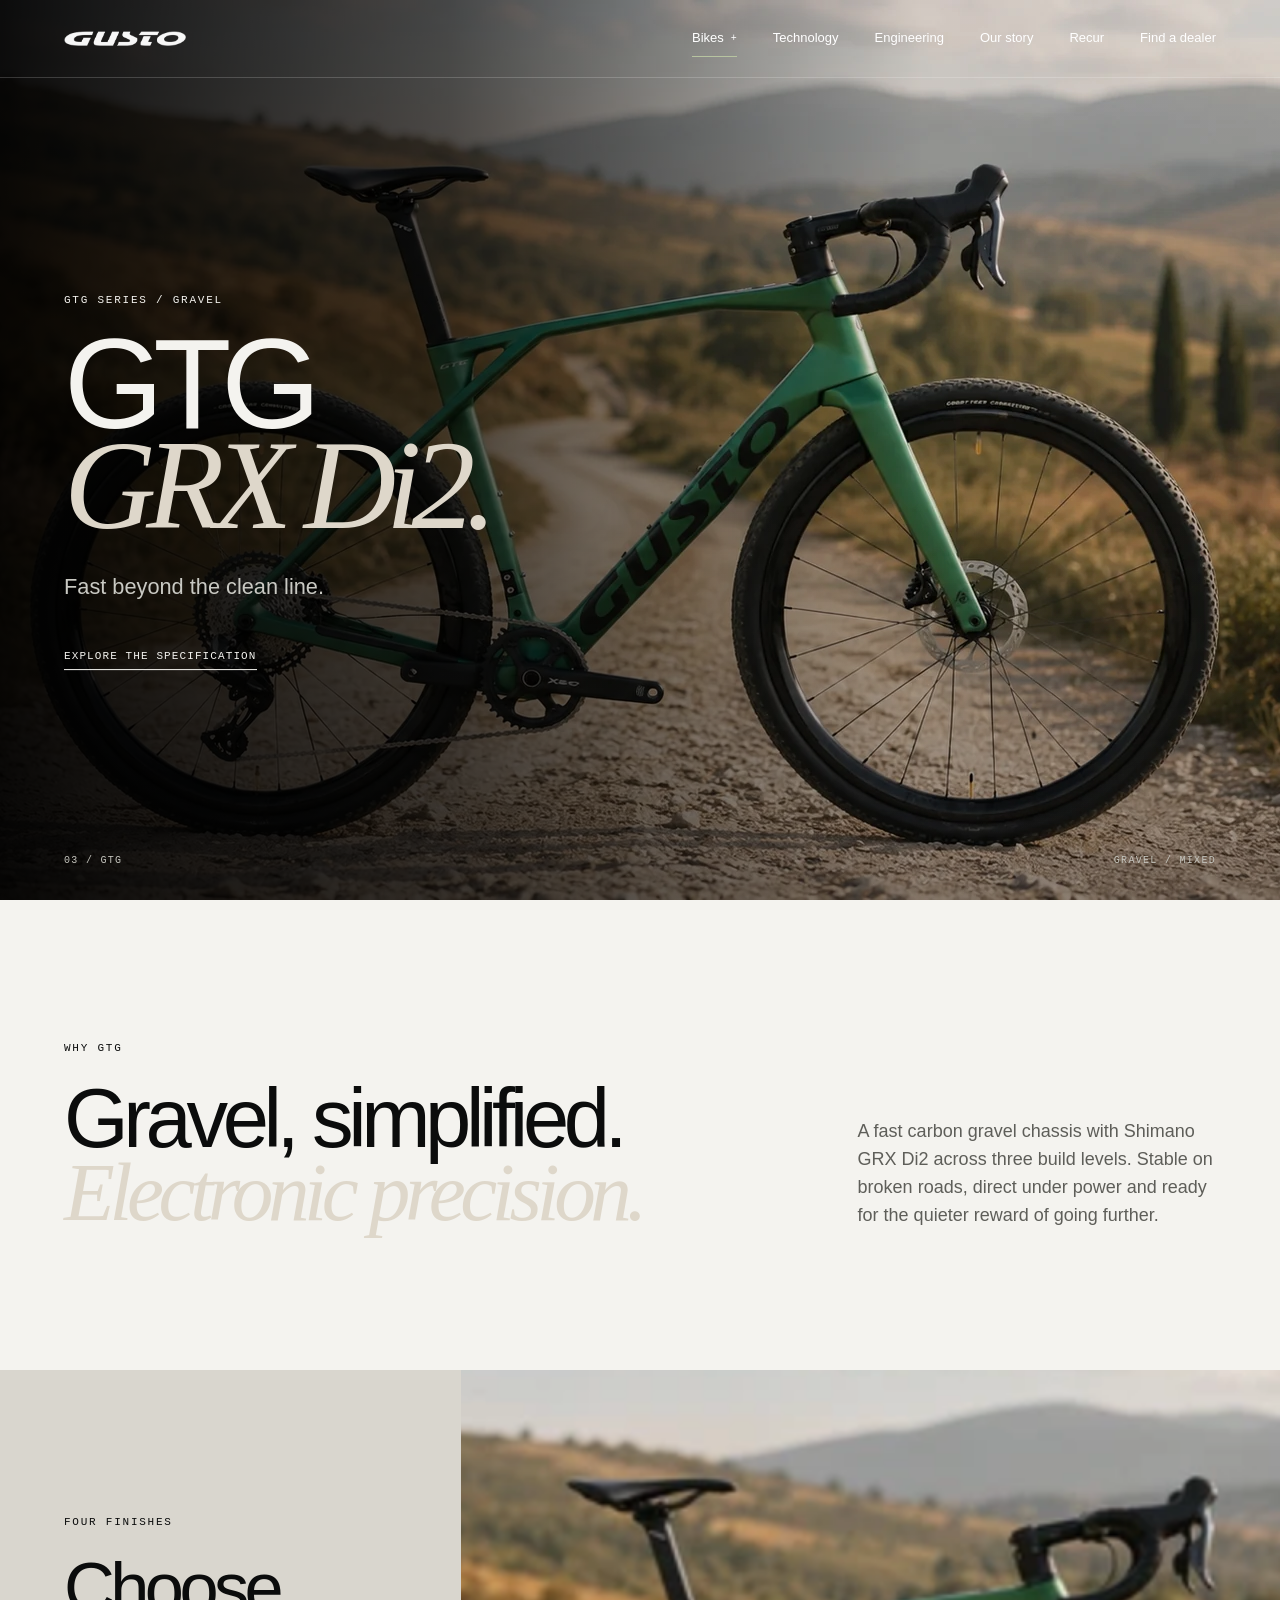
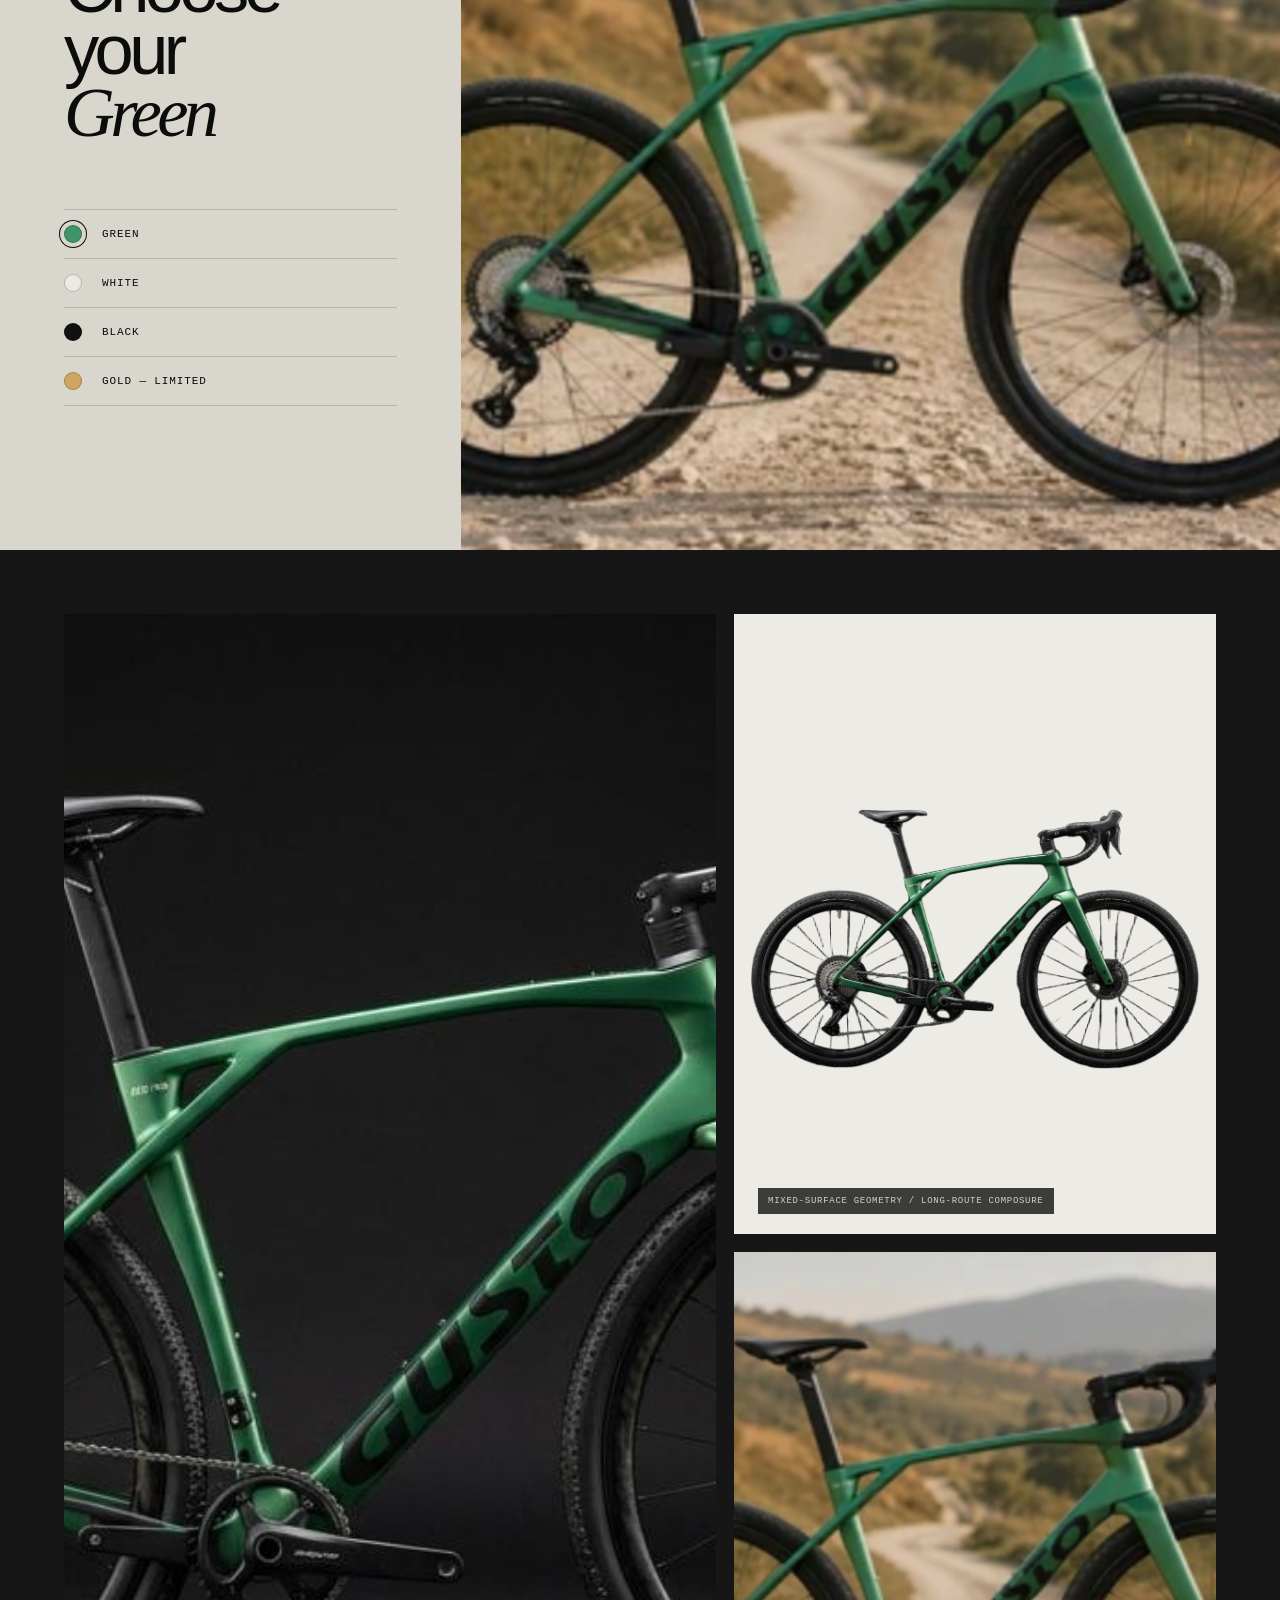
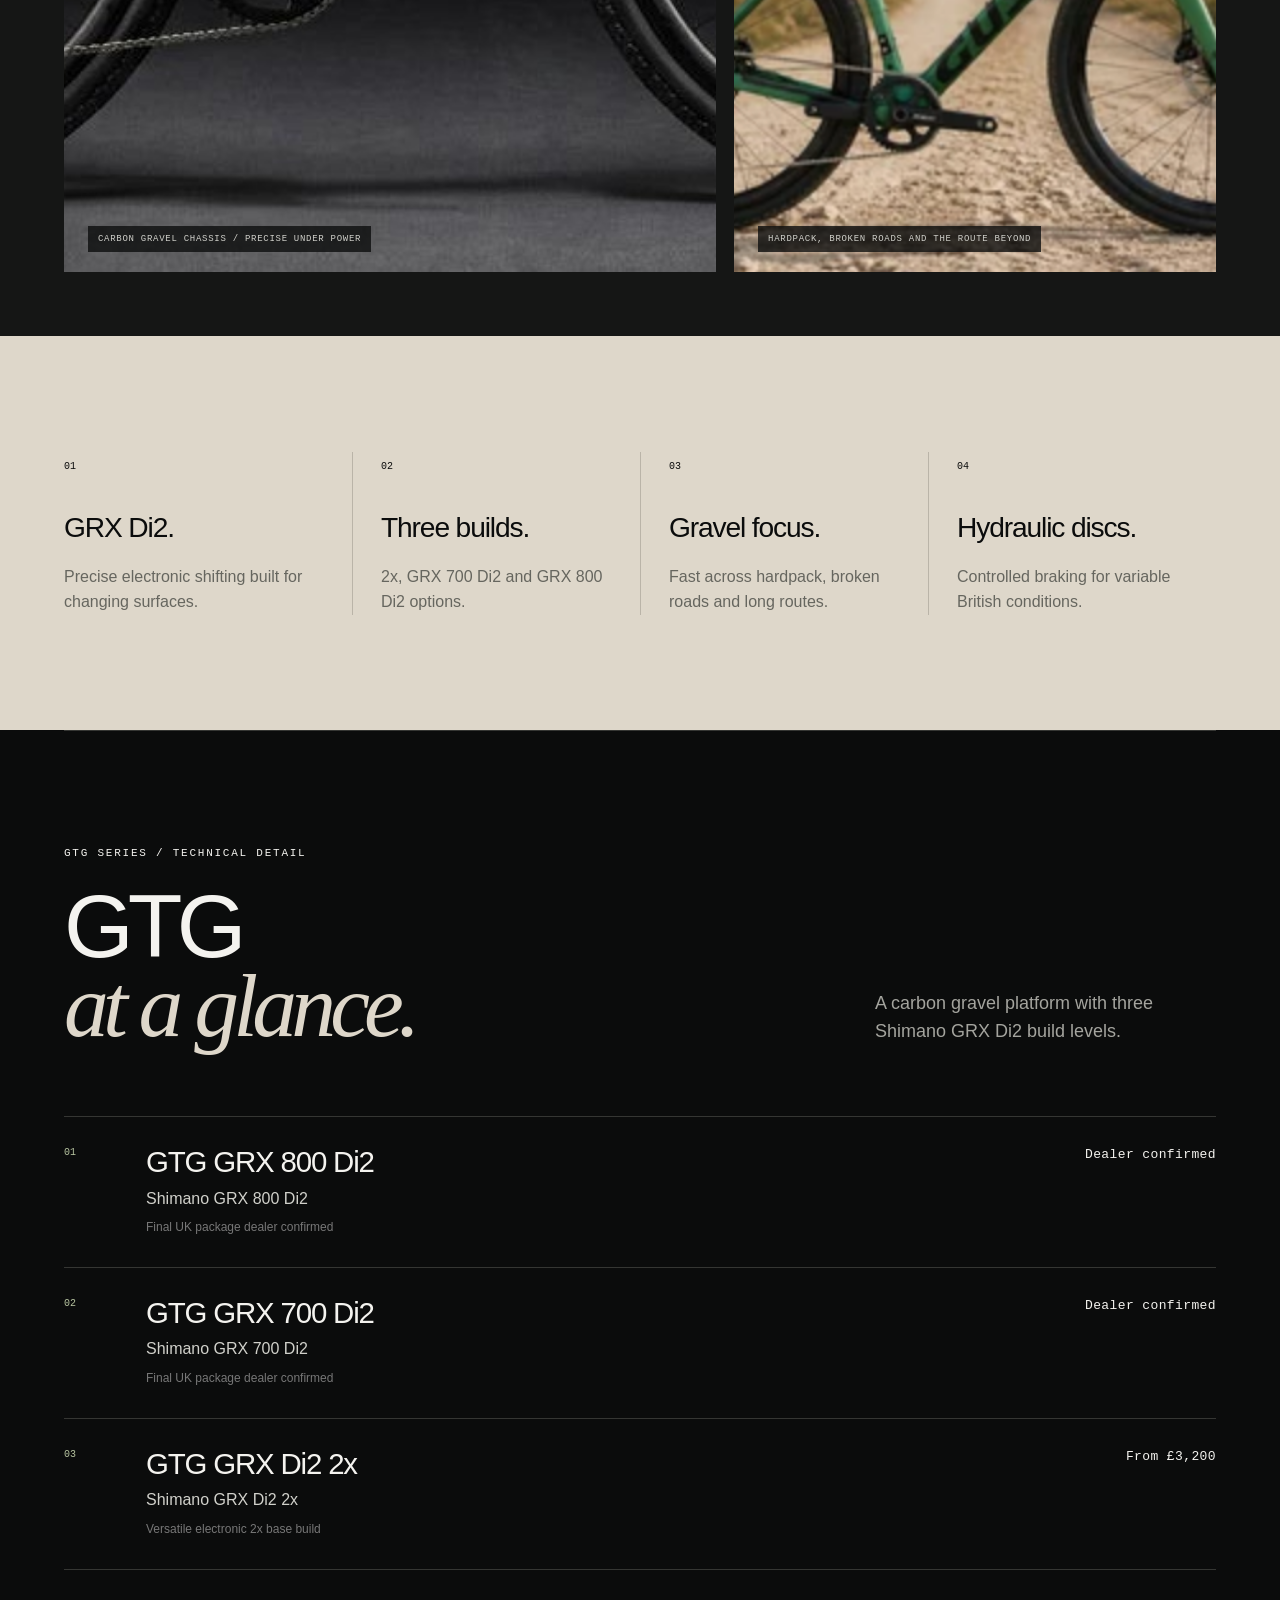
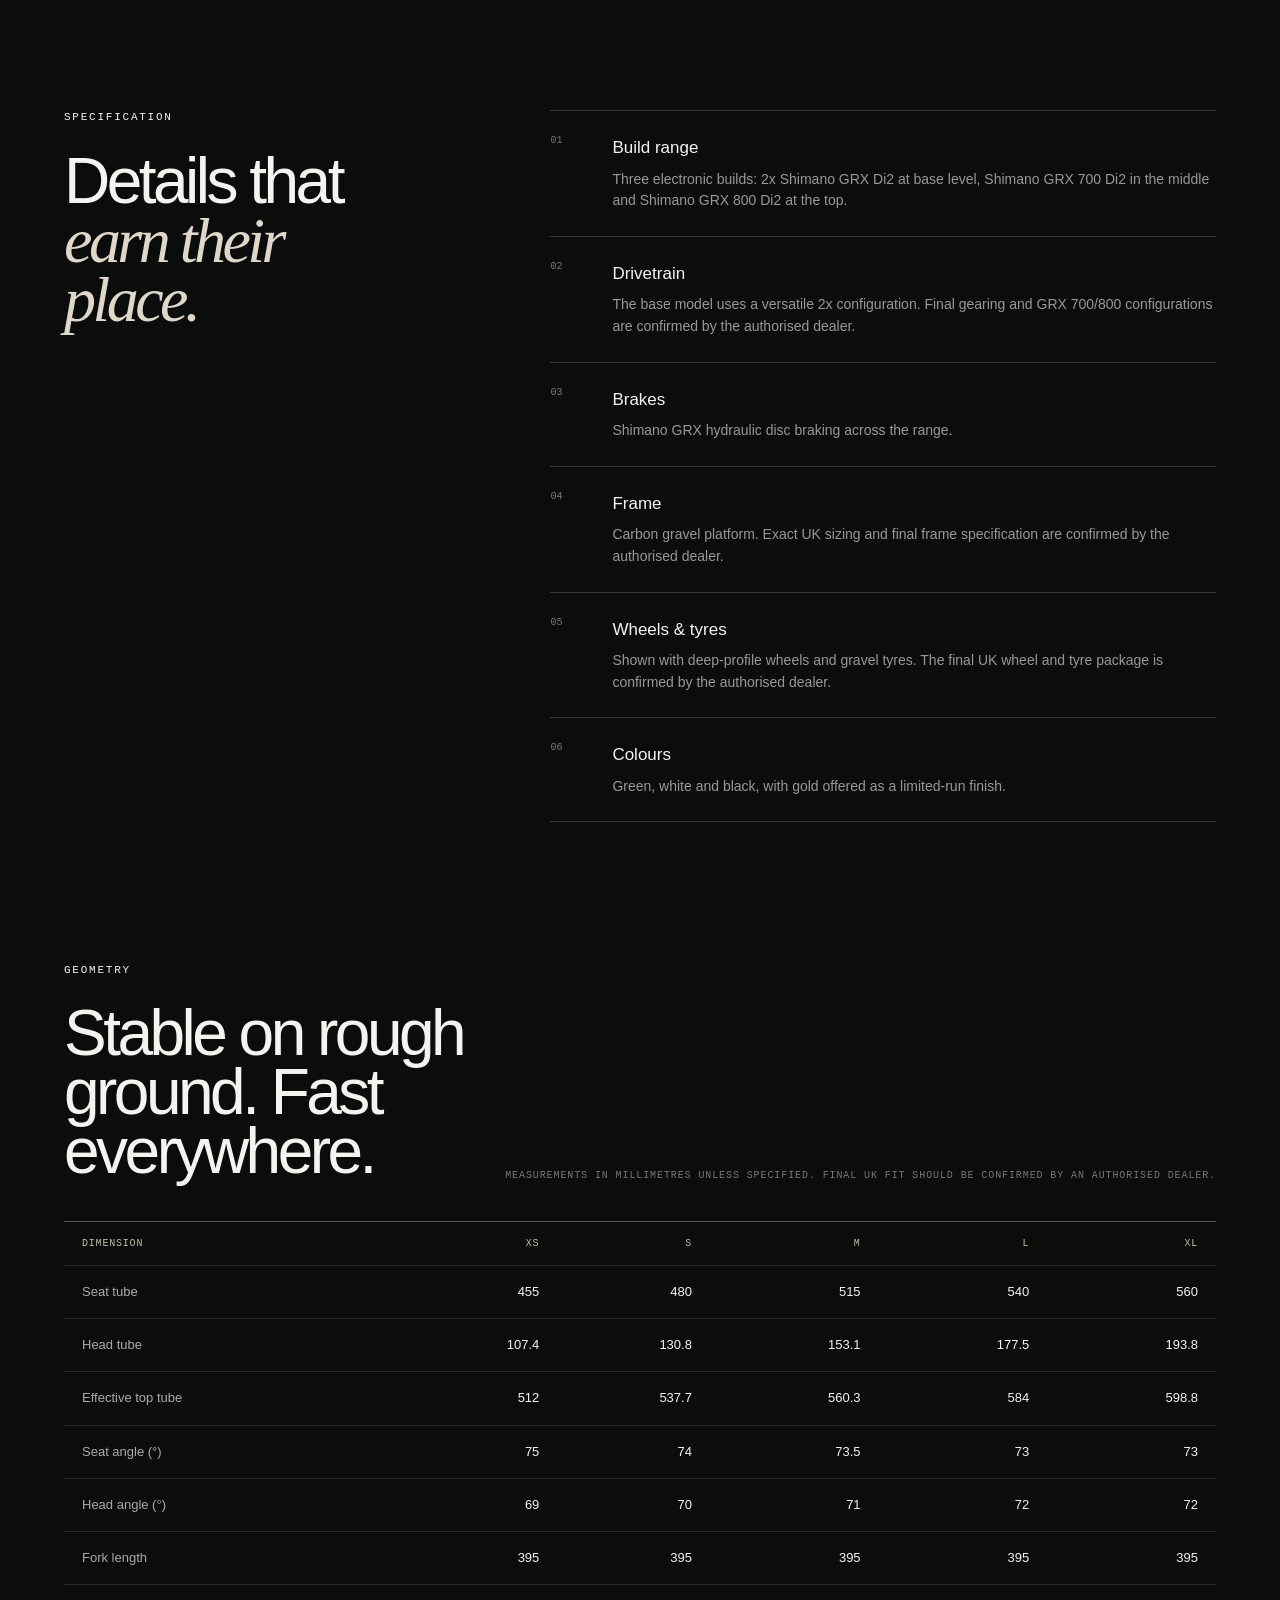
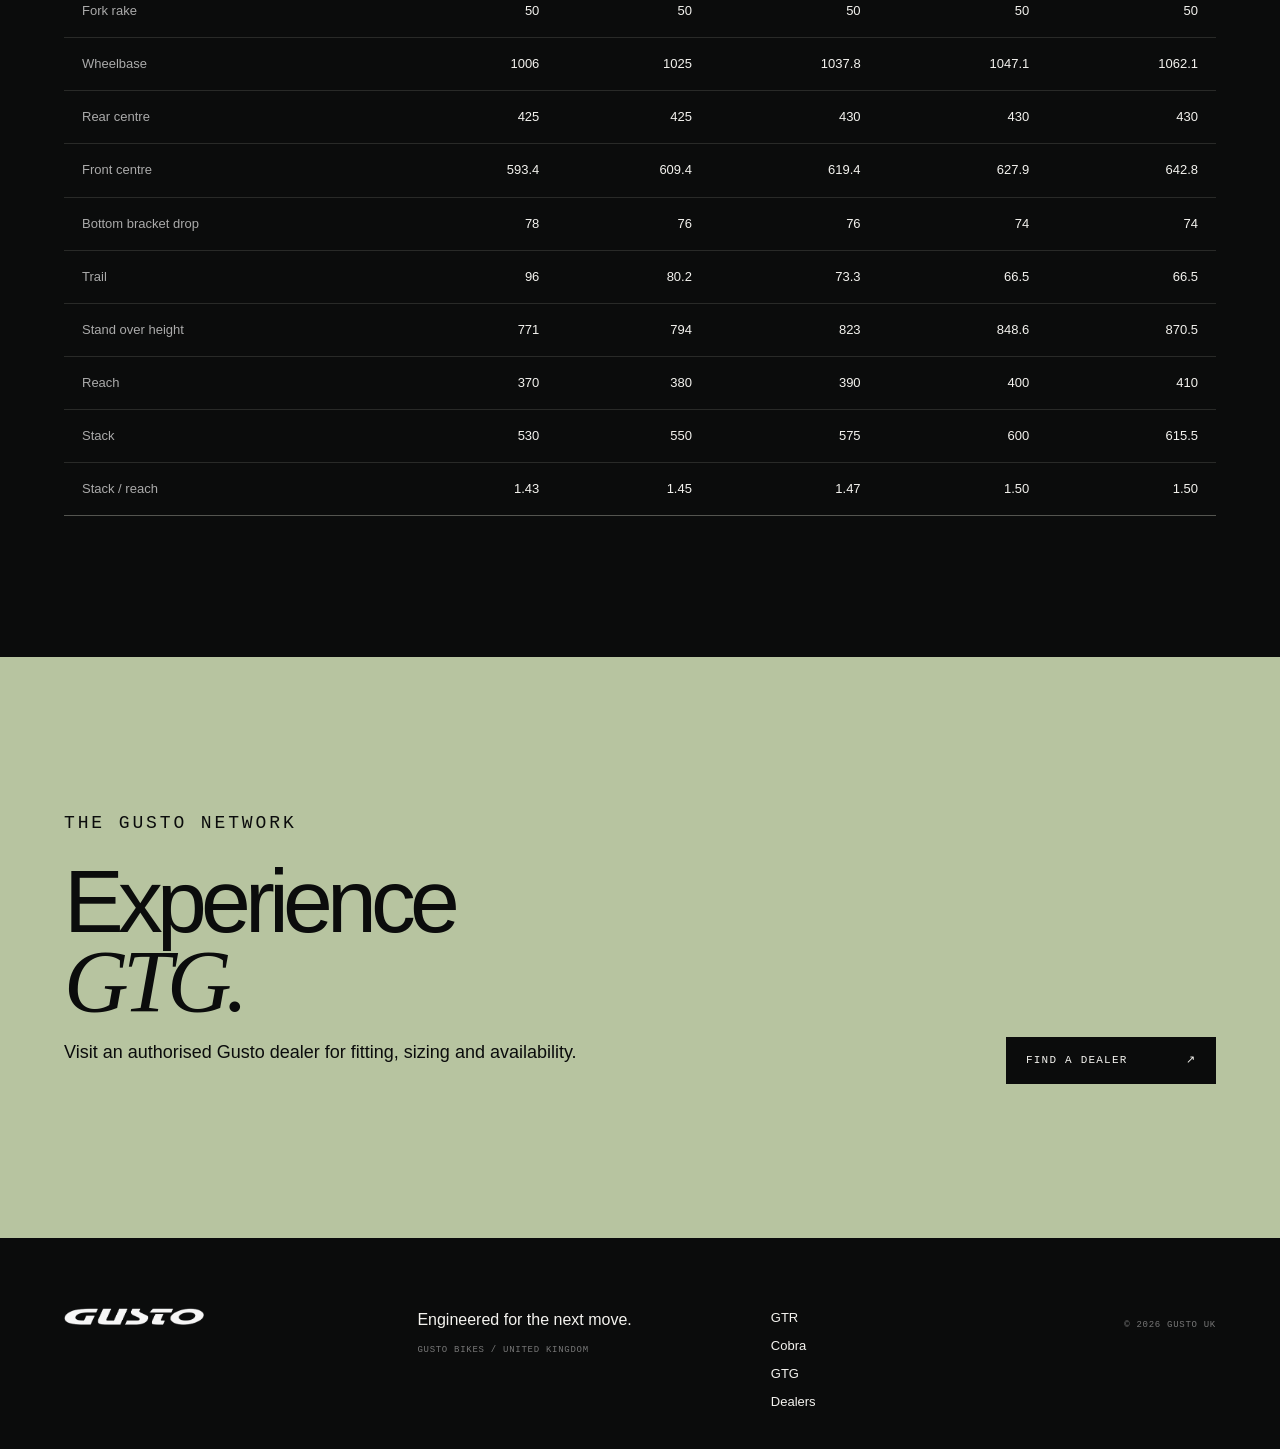
<file: gtg.html>
<!DOCTYPE html><html lang="en"><head><meta charset="UTF-8"/><meta name="viewport" content="width=device-width,initial-scale=1"/><meta name="description" content="Gusto GTG — fast carbon gravel bicycles, builds, specification and geometry."/><title>GTG — Gusto UK</title><link rel="icon" href="favicon.svg" type="image/svg+xml"/><meta property="og:title" content="GTG — Gusto UK"/><meta property="og:description" content="Fast beyond the clean line."/><meta property="og:image" content="https://flyingat50.github.io/gusto/assets/product/gtg-road.png"/><link rel="stylesheet" href="styles.css?v=24"/></head>
<body class="product-page"><div class="progress"><span></span></div>
<header class="site-header" data-header><a class="brand" href="index.html" aria-label="Gusto UK home"><img src="assets/gusto-logo-white.png" alt="Gusto"/></a><nav class="desktop-nav" aria-label="Primary navigation"><div class="nav-dropdown"><a class="active" href="index.html#bikes">Bikes</a><div class="nav-dropdown-menu"><a href="gtr.html">GTR <small>Race</small></a><a href="cobra.html">Cobra <small>Road</small></a><a class="active" href="gtg.html">GTG <small>Gravel</small></a></div></div><a href="index.html#technology">Technology</a><a href="engineering.html">Engineering</a><a href="about.html">Our story</a><a href="recur.html">Recur</a><a href="dealers.html">Find a dealer</a></nav><button class="menu-button" type="button" aria-expanded="false" aria-controls="mobile-menu"><span>Menu</span><i></i><i></i></button></header>
<div class="mobile-menu" id="mobile-menu" aria-hidden="true"><nav><a href="index.html#bikes">Bikes</a><div class="mobile-bike-links"><a href="gtr.html">GTR</a><a href="cobra.html">Cobra</a><a href="gtg.html">GTG</a></div><a href="engineering.html">Engineering</a><a href="about.html">Our story</a><a href="recur.html">Recur</a><a href="dealers.html">Find a dealer</a></nav><p>Gusto Bikes / United Kingdom</p></div>
<main><section class="product-hero product-hero-gtg theme-dark"><img src="assets/gtg-gravel-landscape.png" alt="Green Gusto GTG gravel bicycle on an open road"/><div class="product-hero-shade"></div><div class="product-hero-copy"><p class="eyebrow">GTG series / Gravel</p><h1>GTG<br><em>GRX Di2.</em></h1><p>Fast beyond the clean line.</p><a class="text-link" href="#specification">Explore the specification</a></div><div class="hero-index"><span>03 / GTG</span><span>Gravel / Mixed</span></div></section>
<section class="product-intro section-pad"><div><p class="eyebrow">Why GTG</p><h2 class="display">Gravel, simplified.<br><em>Electronic precision.</em></h2></div><p>A fast carbon gravel chassis with Shimano GRX Di2 across three build levels. Stable on broken roads, direct under power and ready for the quieter reward of going further.</p></section>
<section class="product-finishes" data-finish-selector data-model="GTG"><div class="finish-copy"><p class="eyebrow">Four finishes</p><h2 class="display">Choose your<br><em data-finish-name>Green</em></h2><div class="finish-options" role="group" aria-label="GTG finishes"><button class="active" data-finish="Green" data-finish-image="assets/product/gtg-road.png" aria-pressed="true"><i style="--swatch:#3f9567"></i><span>Green</span></button><button data-finish="White" aria-pressed="false"><i style="--swatch:#eceae5"></i><span>White</span></button><button data-finish="Black" data-finish-image="assets/product/gtg-black.jpg" aria-pressed="false"><i style="--swatch:#111"></i><span>Black</span></button><button data-finish="Gold — limited run" aria-pressed="false"><i style="--swatch:#cfa661"></i><span>Gold — limited</span></button></div></div><figure data-finish-frame><img data-finish-preview src="assets/product/gtg-road.png" alt="Green GTG finish"/></figure></section>
<section class="product-gallery"><figure class="product-gallery-wide"><img src="assets/product/gtg-studio.jpg" alt="Gusto GTG gravel bicycle in a dark studio"/><figcaption>Carbon gravel chassis / precise under power</figcaption></figure><figure class="product-gallery-light"><img src="assets/product/gtg-cutout.png" alt="Gusto GTG gravel bicycle profile"/><figcaption>Mixed-surface geometry / long-route composure</figcaption></figure><figure><img src="assets/product/gtg-road.png" alt="Green Gusto GTG on an open gravel road"/><figcaption>Hardpack, broken roads and the route beyond</figcaption></figure></section>
<section class="product-principles theme-bone"><article><span>01</span><h3>GRX Di2.</h3><p>Precise electronic shifting built for changing surfaces.</p></article><article><span>02</span><h3>Three builds.</h3><p>2x, GRX 700 Di2 and GRX 800 Di2 options.</p></article><article><span>03</span><h3>Gravel focus.</h3><p>Fast across hardpack, broken roads and long routes.</p></article><article><span>04</span><h3>Hydraulic discs.</h3><p>Controlled braking for variable British conditions.</p></article></section>
<section class="technical-specs product-technical" id="specification" aria-labelledby="specs-title" data-bike-specifications="gtg"><div class="technical-specs-head"><div><p class="eyebrow" data-spec-series></p><h3 class="display" id="specs-title"><span data-spec-title></span><br><em>at a glance.</em></h3></div><p data-spec-intro></p></div><div class="spec-builds" data-spec-builds></div><div class="spec-editorial"><div><p class="eyebrow">Specification</p><h4>Details that<br><em>earn their place.</em></h4></div><div class="spec-list" data-spec-list></div></div><div class="geometry-head"><div><p class="eyebrow">Geometry</p><h4 data-geometry-title></h4></div><p>Measurements in millimetres unless specified. Final UK fit should be confirmed by an authorised dealer.</p></div><div class="geometry-table-wrap" tabindex="0"><table class="geometry-table" data-geometry-table></table></div><p class="geometry-help">Scroll horizontally to compare every size.</p></section>
<section class="product-next theme-signal"><p class="eyebrow">The Gusto network</p><h2 class="display">Experience<br><em>GTG.</em></h2><p>Visit an authorised Gusto dealer for fitting, sizing and availability.</p><a class="button button-dark" href="dealers.html">Find a dealer <span>↗</span></a></section></main>
<footer class="site-footer theme-dark"><a class="footer-brand" href="index.html"><img src="assets/gusto-logo-white.png" alt="Gusto"/></a><div><p>Engineered for the next move.</p><p class="small">Gusto Bikes / United Kingdom</p></div><nav><a href="gtr.html">GTR</a><a href="cobra.html">Cobra</a><a href="gtg.html">GTG</a><a href="dealers.html">Dealers</a></nav><p class="small">© <span data-year></span> Gusto UK</p></footer><script src="bike-specs.js?v=3"></script><script src="script.js?v=13"></script></body></html>
</file>
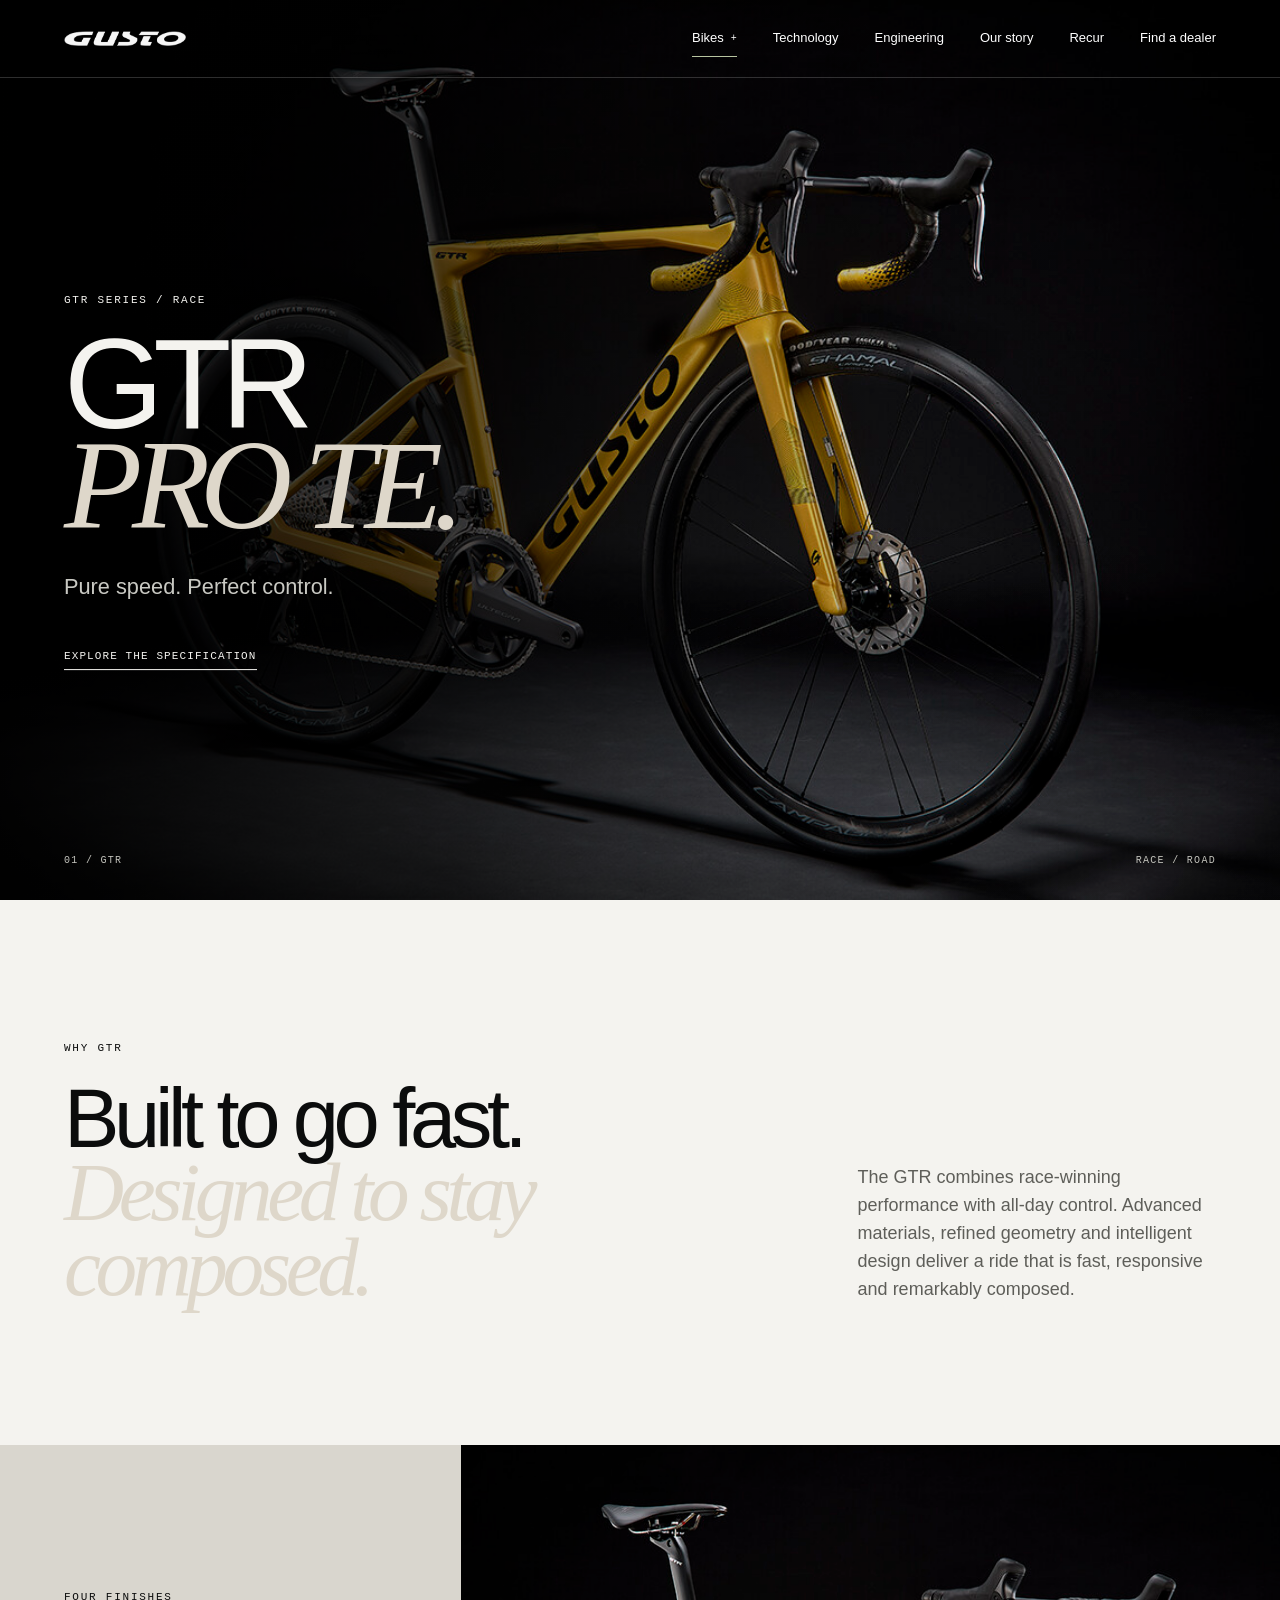
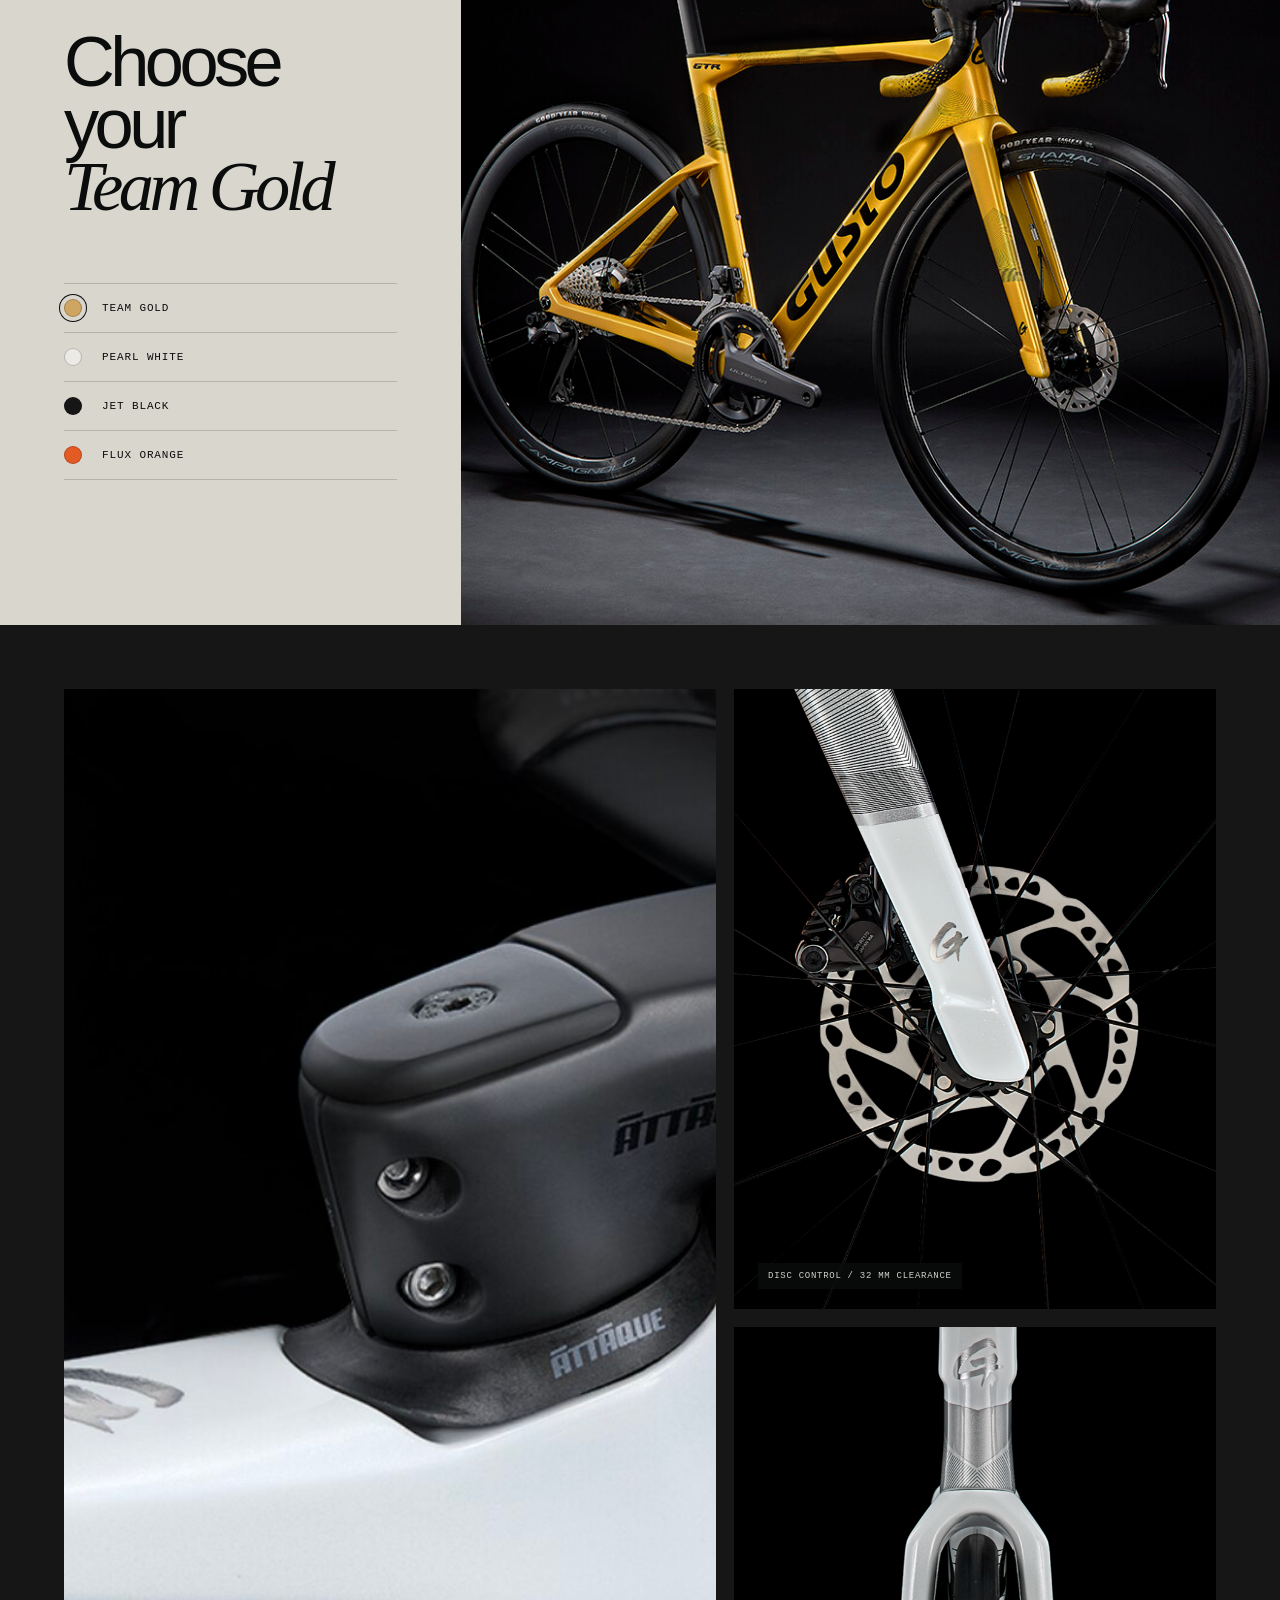
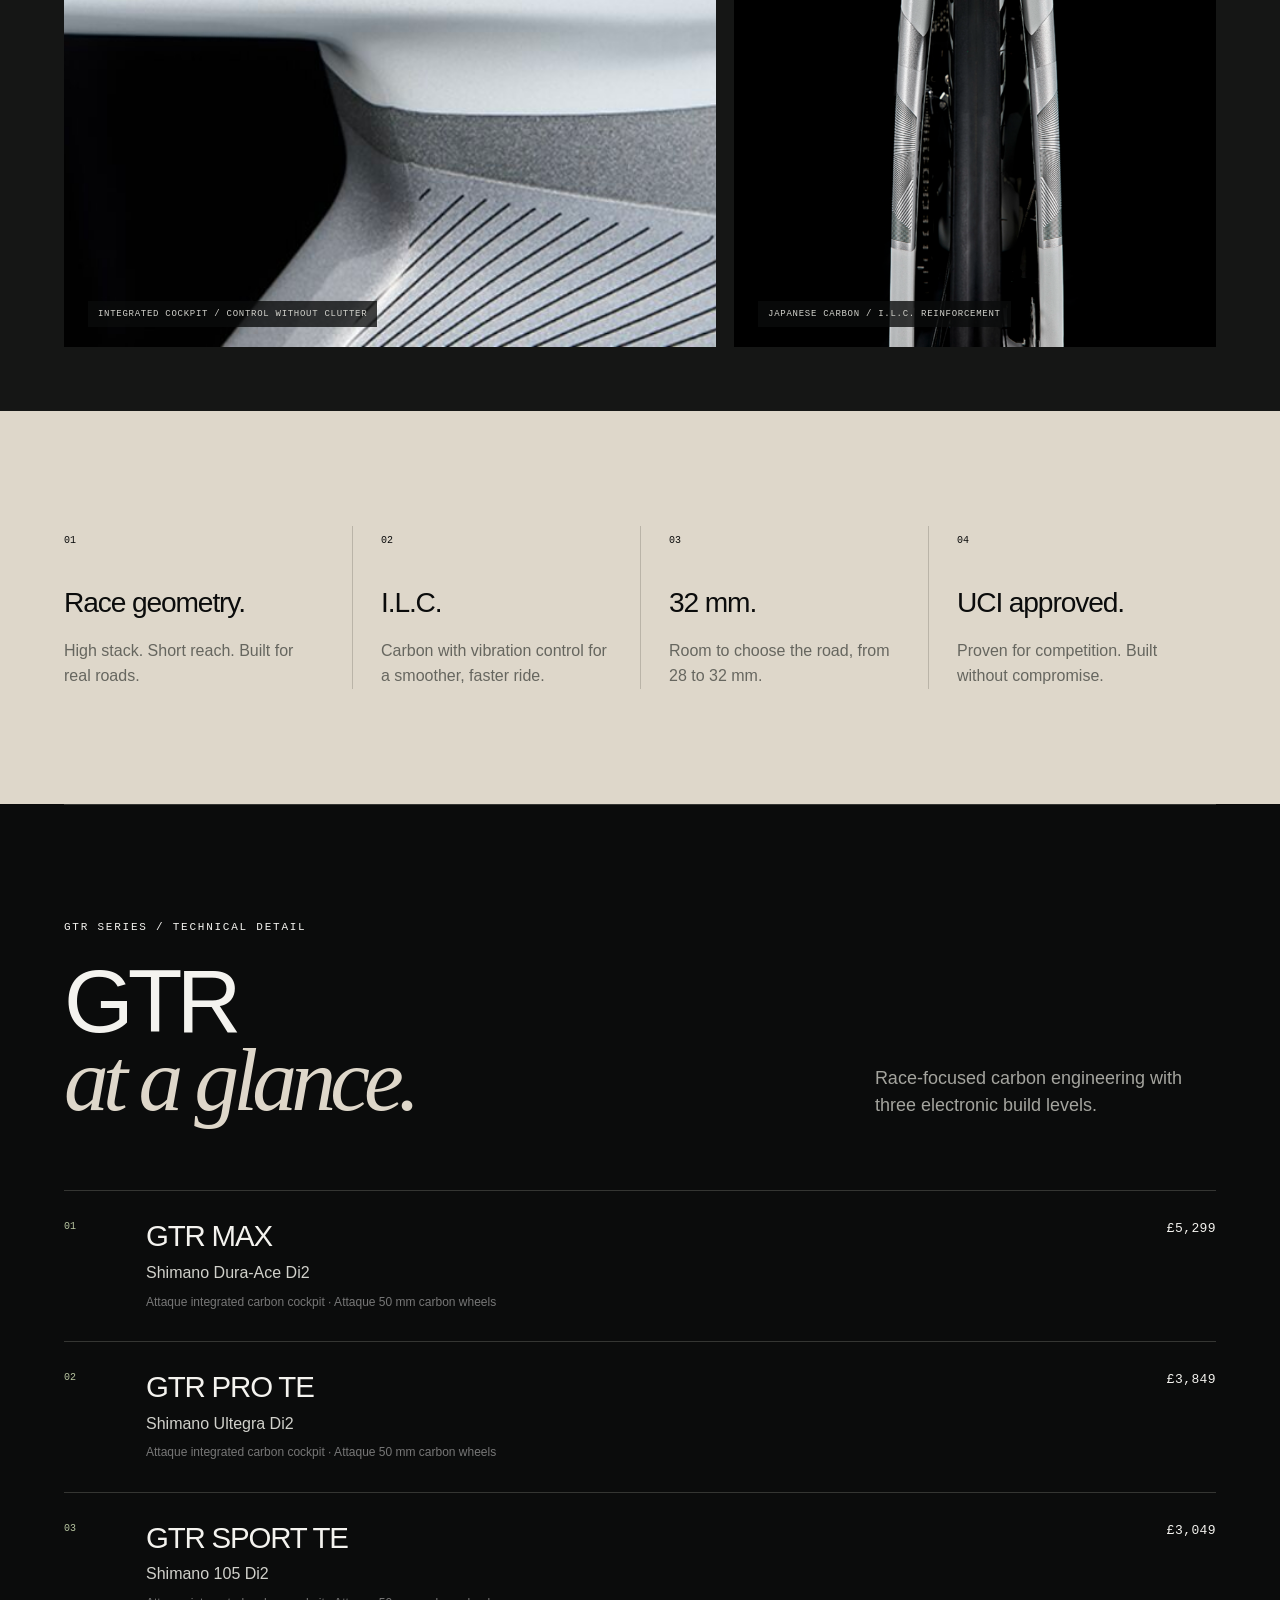
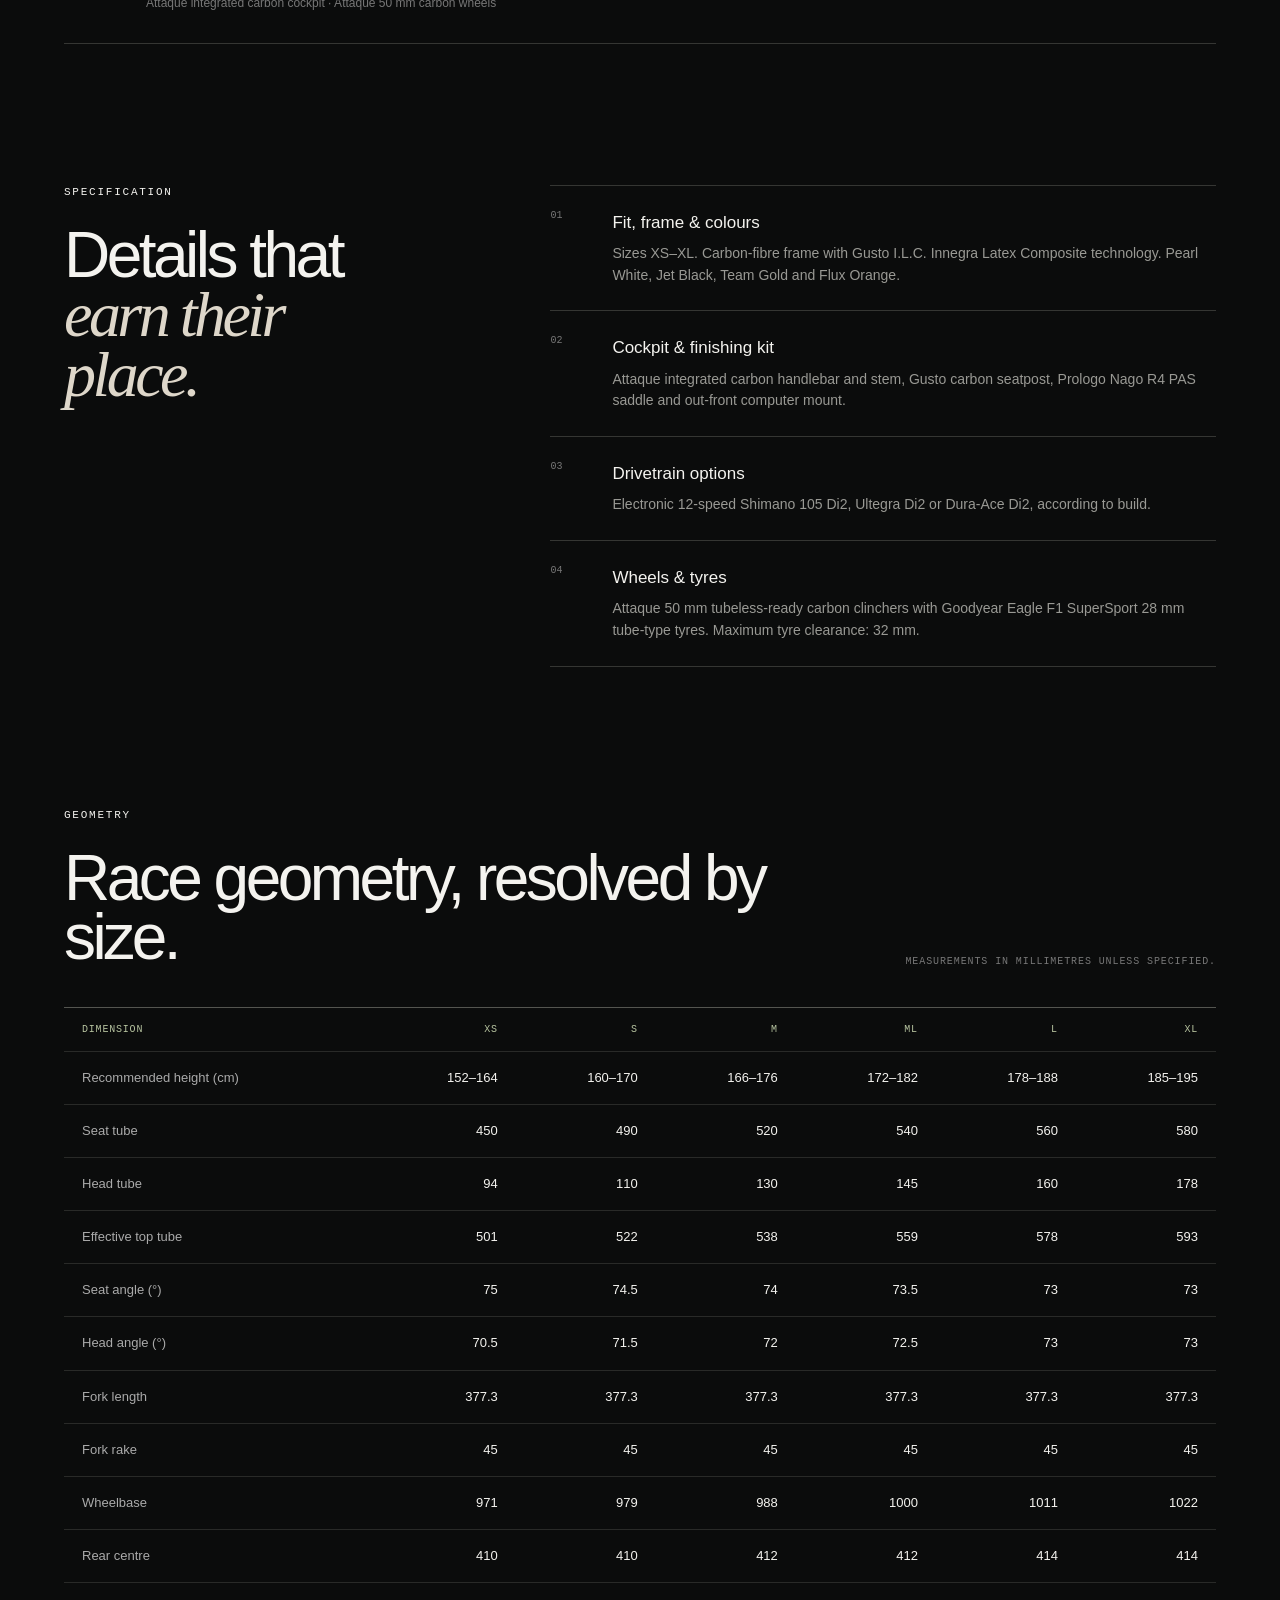
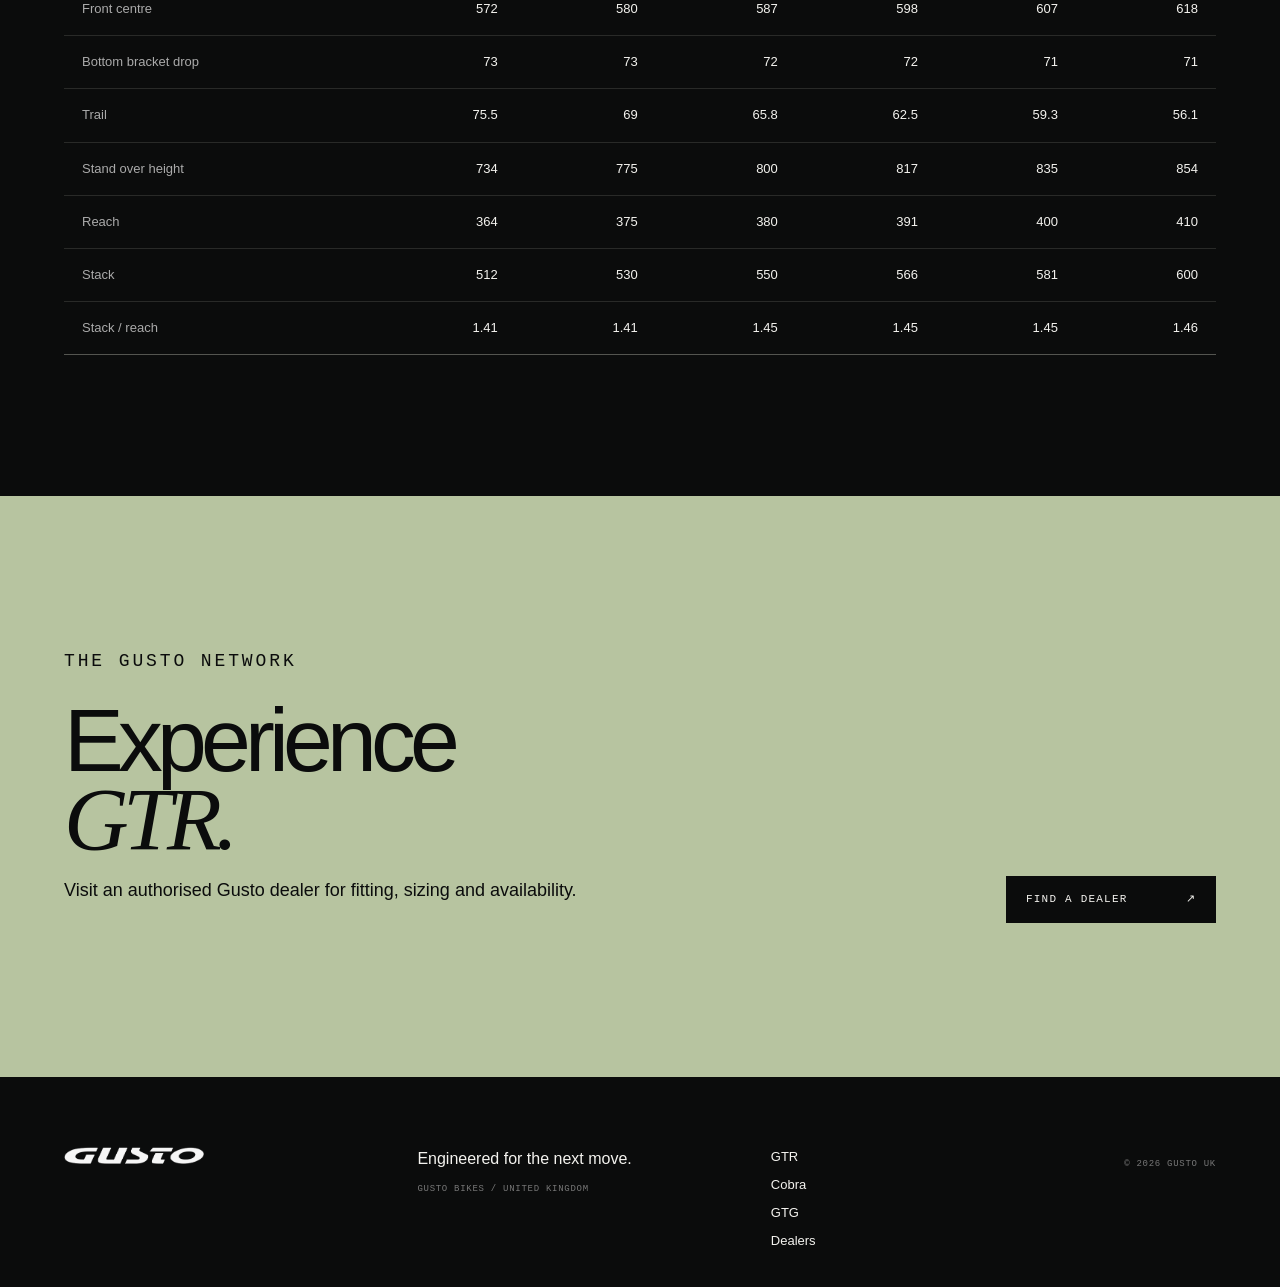
<file: gtr.html>
<!DOCTYPE html><html lang="en"><head><meta charset="UTF-8"/><meta name="viewport" content="width=device-width,initial-scale=1"/><meta name="description" content="Gusto GTR — race-focused carbon road bicycles, builds, specification and geometry."/><title>GTR — Gusto UK</title><link rel="icon" href="favicon.svg" type="image/svg+xml"/><meta property="og:title" content="GTR — Gusto UK"/><meta property="og:description" content="Pure speed. Perfect control."/><meta property="og:image" content="https://flyingat50.github.io/gusto/assets/product/gtr-gold.jpg"/><link rel="stylesheet" href="styles.css?v=24"/></head>
<body class="product-page"><div class="progress"><span></span></div>
<header class="site-header" data-header><a class="brand" href="index.html" aria-label="Gusto UK home"><img src="assets/gusto-logo-white.png" alt="Gusto"/></a><nav class="desktop-nav" aria-label="Primary navigation"><div class="nav-dropdown"><a class="active" href="index.html#bikes">Bikes</a><div class="nav-dropdown-menu"><a class="active" href="gtr.html">GTR <small>Race</small></a><a href="cobra.html">Cobra <small>Road</small></a><a href="gtg.html">GTG <small>Gravel</small></a></div></div><a href="index.html#technology">Technology</a><a href="engineering.html">Engineering</a><a href="about.html">Our story</a><a href="recur.html">Recur</a><a href="dealers.html">Find a dealer</a></nav><button class="menu-button" type="button" aria-expanded="false" aria-controls="mobile-menu"><span>Menu</span><i></i><i></i></button></header>
<div class="mobile-menu" id="mobile-menu" aria-hidden="true"><nav><a href="index.html#bikes">Bikes</a><div class="mobile-bike-links"><a href="gtr.html">GTR</a><a href="cobra.html">Cobra</a><a href="gtg.html">GTG</a></div><a href="engineering.html">Engineering</a><a href="about.html">Our story</a><a href="recur.html">Recur</a><a href="dealers.html">Find a dealer</a></nav><p>Gusto Bikes / United Kingdom</p></div>
<main><section class="product-hero theme-dark"><img src="assets/product/gtr-gold.jpg" alt="Team Gold Gusto GTR road bicycle in a dark studio"/><div class="product-hero-shade"></div><div class="product-hero-copy"><p class="eyebrow">GTR series / Race</p><h1>GTR<br><em>PRO TE.</em></h1><p>Pure speed. Perfect control.</p><a class="text-link" href="#specification">Explore the specification</a></div><div class="hero-index"><span>01 / GTR</span><span>Race / Road</span></div></section>
<section class="product-intro section-pad"><div><p class="eyebrow">Why GTR</p><h2 class="display">Built to go fast.<br><em>Designed to stay composed.</em></h2></div><p>The GTR combines race-winning performance with all-day control. Advanced materials, refined geometry and intelligent design deliver a ride that is fast, responsive and remarkably composed.</p></section>
<section class="product-finishes" data-finish-selector data-model="GTR"><div class="finish-copy"><p class="eyebrow">Four finishes</p><h2 class="display">Choose your<br><em data-finish-name>Team Gold</em></h2><div class="finish-options" role="group" aria-label="GTR finishes"><button class="active" data-finish="Team Gold" data-finish-image="assets/product/gtr-gold.jpg" aria-pressed="true"><i style="--swatch:#cfa661"></i><span>Team Gold</span></button><button data-finish="Pearl White" data-finish-image="assets/product/gtr-white.png" aria-pressed="false"><i style="--swatch:#eceae5"></i><span>Pearl White</span></button><button data-finish="Jet Black" data-finish-image="assets/product/gtr-black.jpg" aria-pressed="false"><i style="--swatch:#161616"></i><span>Jet Black</span></button><button data-finish="Flux Orange" data-finish-image="assets/product/gtr-orange.jpg" aria-pressed="false"><i style="--swatch:#e45a23"></i><span>Flux Orange</span></button></div></div><figure data-finish-frame><img data-finish-preview src="assets/product/gtr-gold.jpg" alt="Team Gold GTR finish"/></figure></section>
<section class="product-gallery"><figure class="product-gallery-wide"><img src="assets/product/gtr-cockpit.jpg" alt="GTR integrated cockpit junction detail"/><figcaption>Integrated cockpit / control without clutter</figcaption></figure><figure><img src="assets/product/gtr-fork.png" alt="Pearl White GTR fork, rotor and brake detail"/><figcaption>Disc control / 32 mm clearance</figcaption></figure><figure><img src="assets/product/gtr-frame.png" alt="Pearl White GTR carbon frame detail"/><figcaption>Japanese carbon / I.L.C. reinforcement</figcaption></figure></section>
<section class="product-principles theme-bone"><article><span>01</span><h3>Race geometry.</h3><p>High stack. Short reach. Built for real roads.</p></article><article><span>02</span><h3>I.L.C.</h3><p>Carbon with vibration control for a smoother, faster ride.</p></article><article><span>03</span><h3>32 mm.</h3><p>Room to choose the road, from 28 to 32 mm.</p></article><article><span>04</span><h3>UCI approved.</h3><p>Proven for competition. Built without compromise.</p></article></section>
<section class="technical-specs product-technical" id="specification" aria-labelledby="specs-title" data-bike-specifications="gtr"><div class="technical-specs-head"><div><p class="eyebrow" data-spec-series></p><h3 class="display" id="specs-title"><span data-spec-title></span><br><em>at a glance.</em></h3></div><p data-spec-intro></p></div><div class="spec-builds" data-spec-builds></div><div class="spec-editorial"><div><p class="eyebrow">Specification</p><h4>Details that<br><em>earn their place.</em></h4></div><div class="spec-list" data-spec-list></div></div><div class="geometry-head"><div><p class="eyebrow">Geometry</p><h4 data-geometry-title></h4></div><p>Measurements in millimetres unless specified.</p></div><div class="geometry-table-wrap" tabindex="0"><table class="geometry-table" data-geometry-table></table></div><p class="geometry-help">Scroll horizontally to compare every size.</p></section>
<section class="product-next theme-signal"><p class="eyebrow">The Gusto network</p><h2 class="display">Experience<br><em>GTR.</em></h2><p>Visit an authorised Gusto dealer for fitting, sizing and availability.</p><a class="button button-dark" href="dealers.html">Find a dealer <span>↗</span></a></section></main>
<footer class="site-footer theme-dark"><a class="footer-brand" href="index.html"><img src="assets/gusto-logo-white.png" alt="Gusto"/></a><div><p>Engineered for the next move.</p><p class="small">Gusto Bikes / United Kingdom</p></div><nav><a href="gtr.html">GTR</a><a href="cobra.html">Cobra</a><a href="gtg.html">GTG</a><a href="dealers.html">Dealers</a></nav><p class="small">© <span data-year></span> Gusto UK</p></footer><script src="bike-specs.js?v=3"></script><script src="script.js?v=13"></script></body></html>
</file>
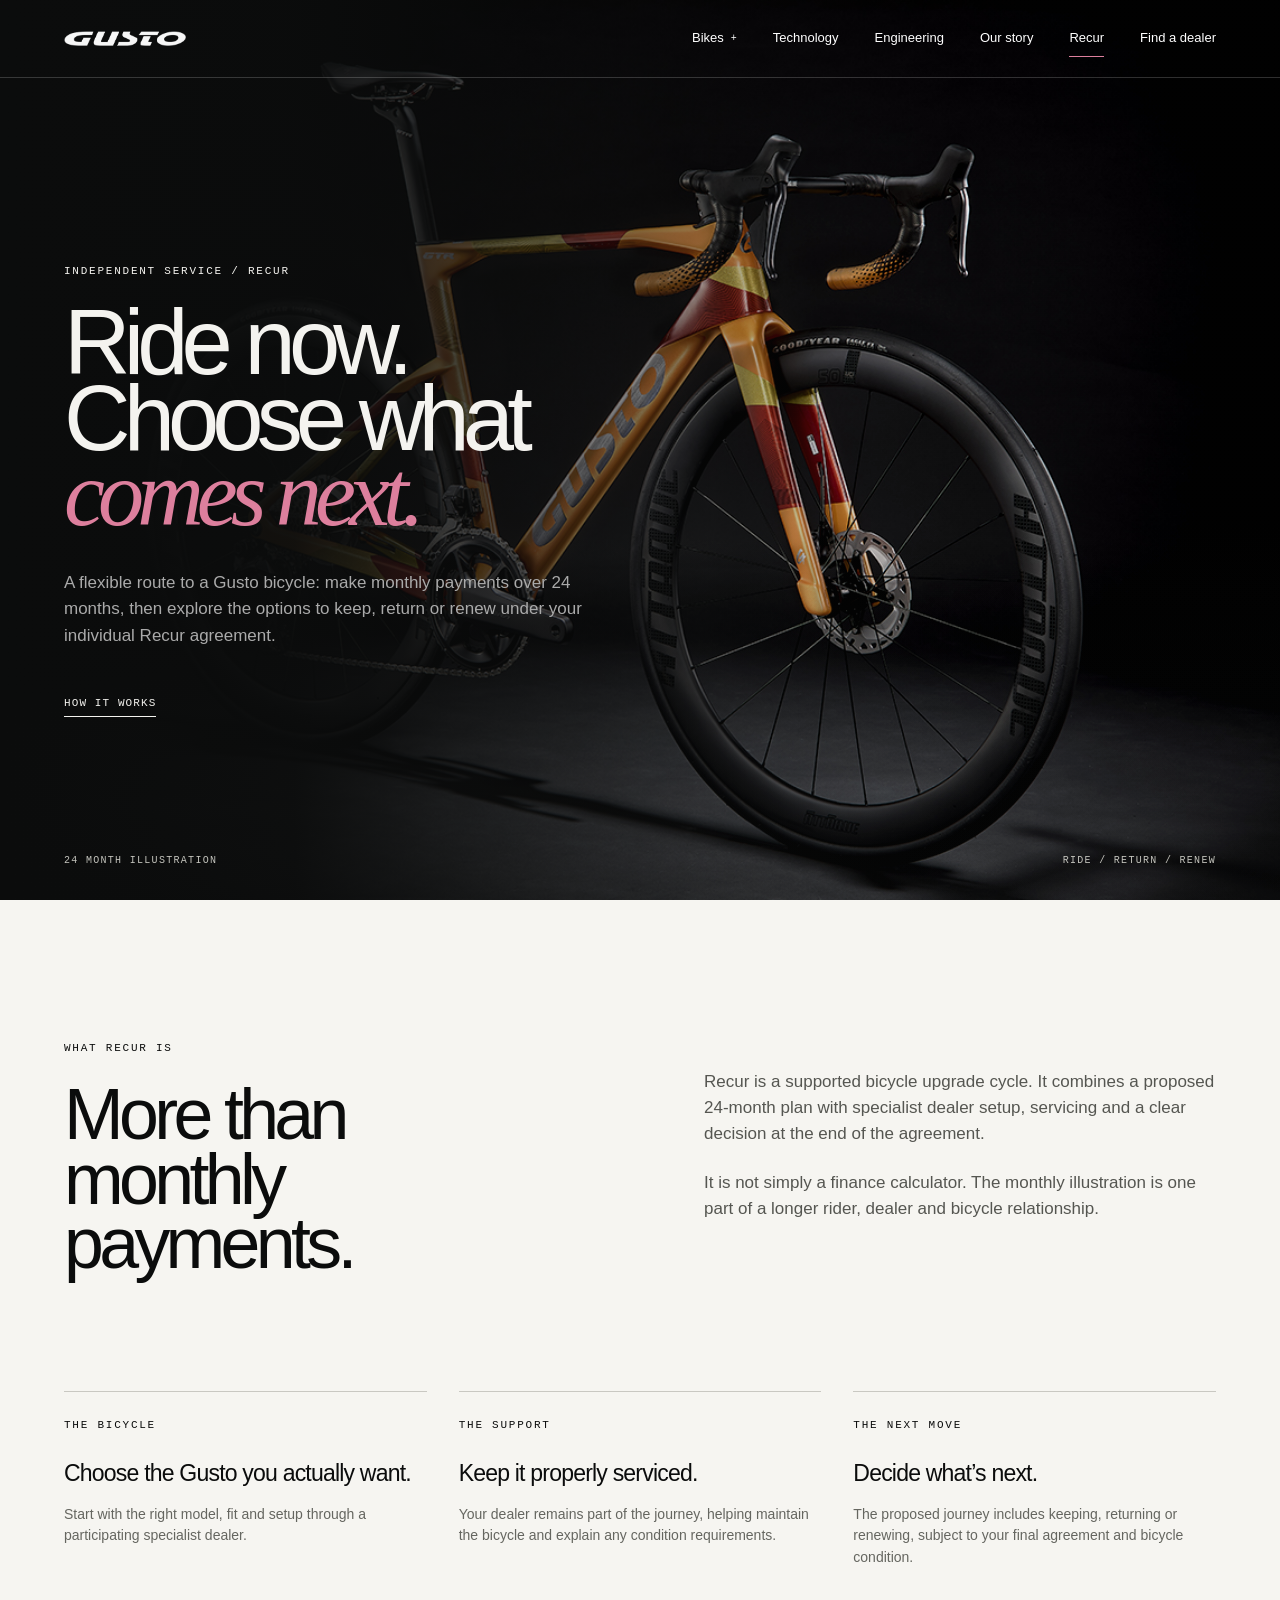
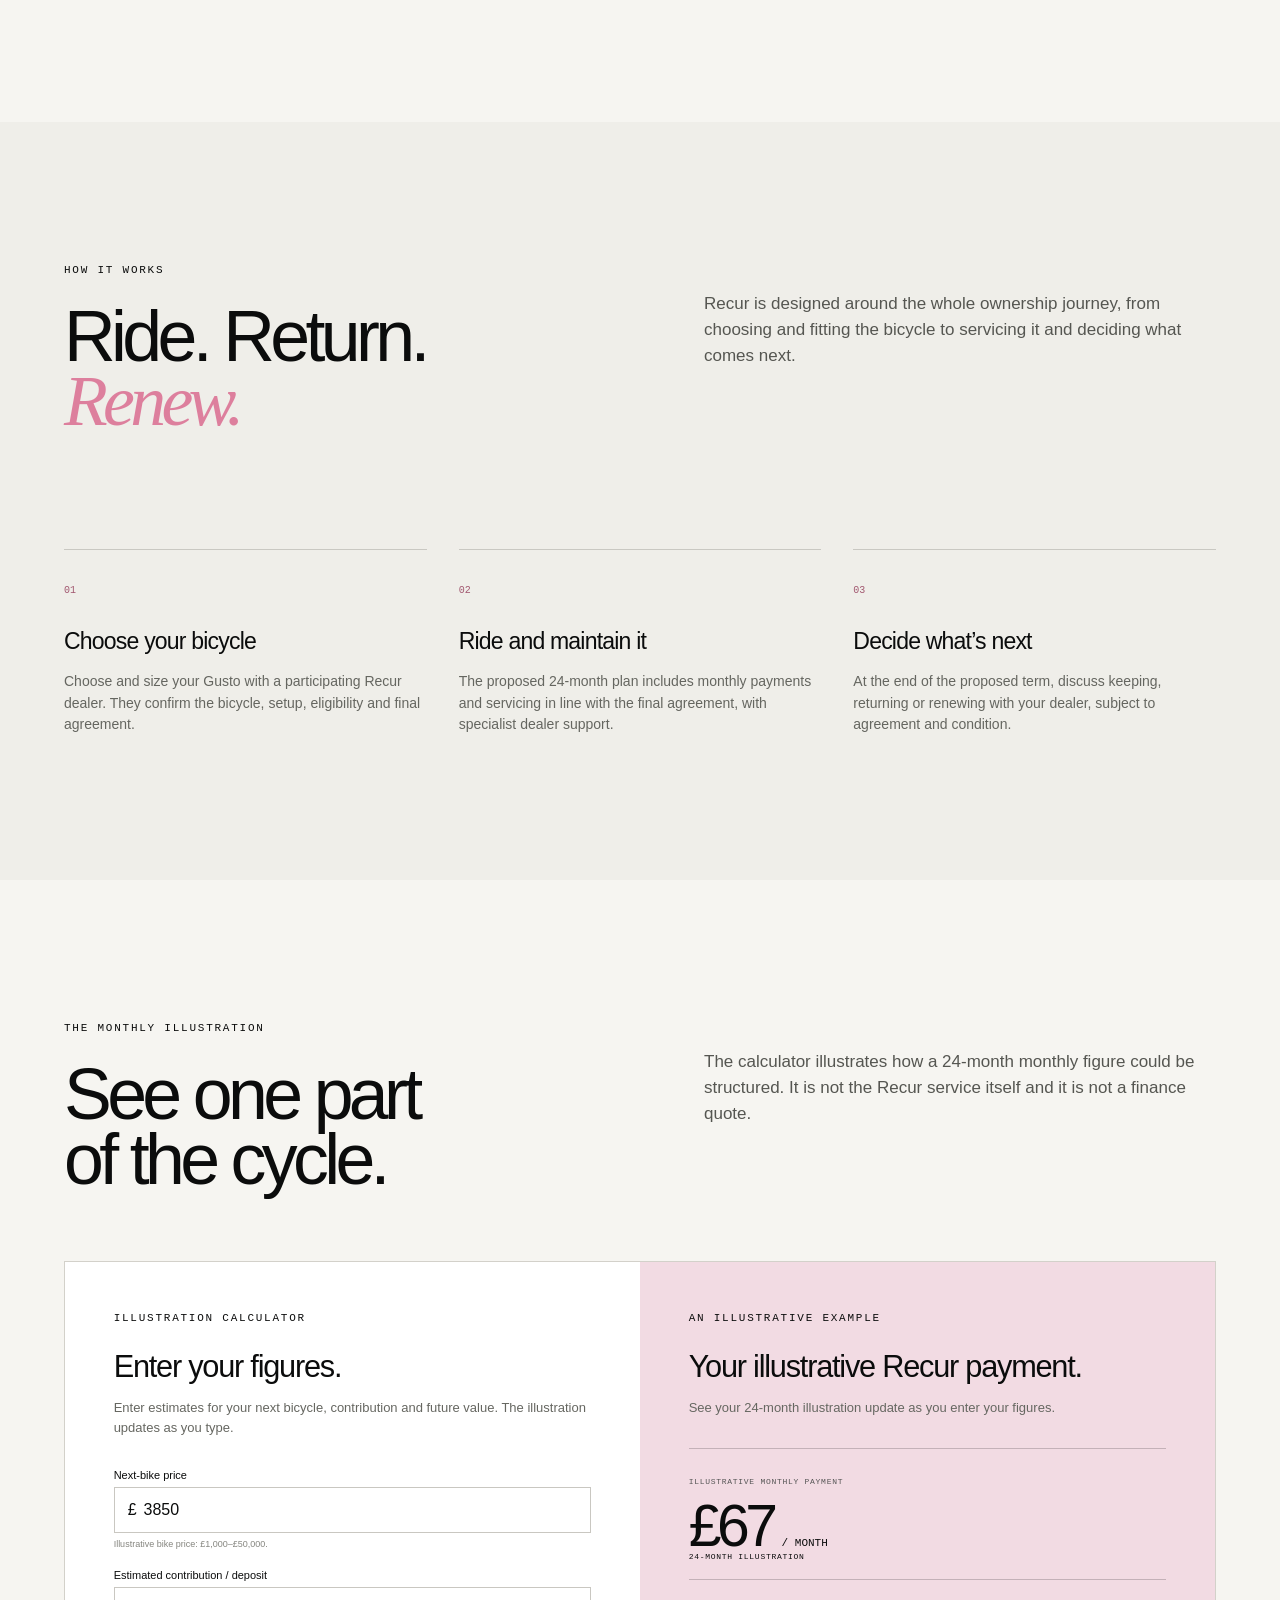
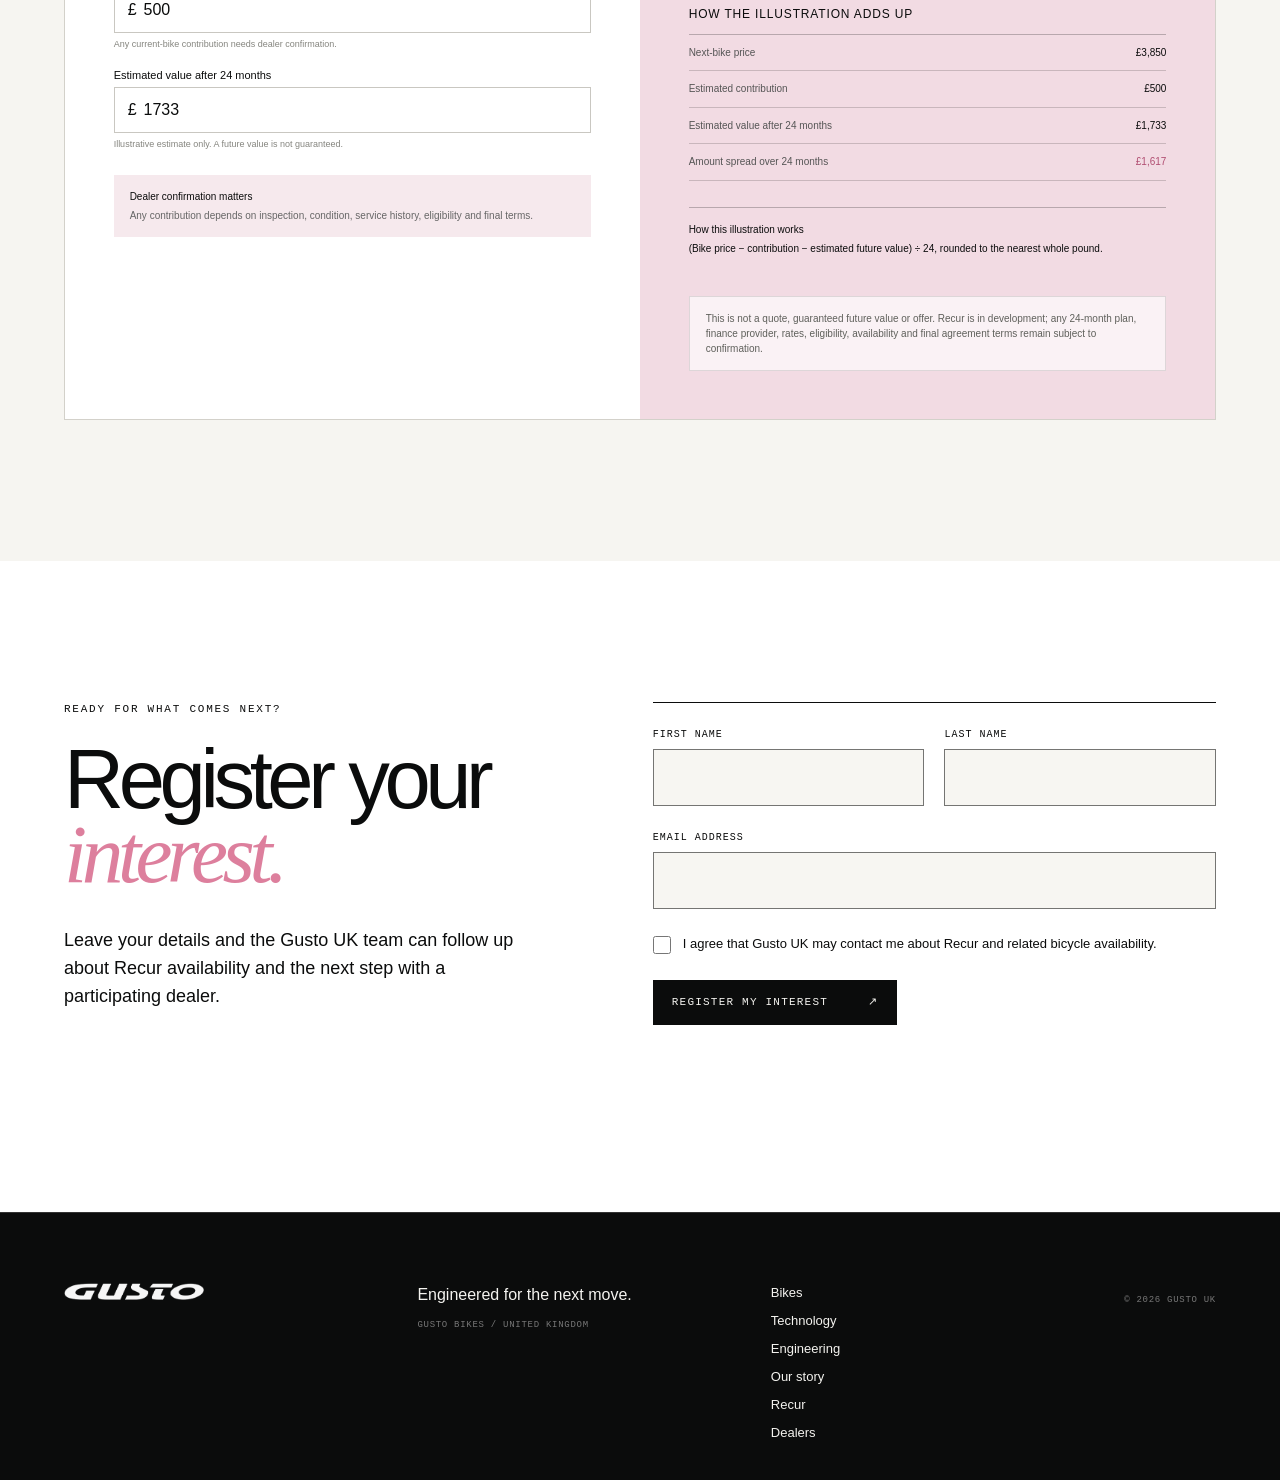
<file: recur.html>
<!doctype html>
<html lang="en">
<head>
  <meta charset="UTF-8" />
  <meta name="viewport" content="width=device-width, initial-scale=1.0" />
  <meta name="description" content="Explore Recur, an independent bicycle ownership and upgrade service available through participating Gusto dealers." />
  <title>Recur — Gusto UK</title>
  <link rel="icon" href="favicon.svg" type="image/svg+xml" /><meta property="og:type" content="website" /><meta property="og:site_name" content="Gusto UK" /><meta property="og:title" content="Recur — Gusto UK" /><meta property="og:description" content="Ride now and choose what comes next with Recur through Gusto UK." /><meta property="og:url" content="https://flyingat50.github.io/gusto/recur.html" /><meta property="og:image" content="https://flyingat50.github.io/gusto/assets/social-share.png" /><meta property="og:image:width" content="1200" /><meta property="og:image:height" content="630" /><meta name="twitter:card" content="summary_large_image" /><meta name="twitter:image" content="https://flyingat50.github.io/gusto/assets/social-share.png" />
  <link rel="preload" as="image" href="assets/recur-hero-gtr.png" />
  <link rel="stylesheet" href="styles.css?v=27" />
</head>
<body class="recur-page">
  <div class="progress" aria-hidden="true"><span></span></div>
  <header class="site-header" data-header>
    <a class="brand" href="index.html" aria-label="Gusto UK home"><img src="assets/gusto-logo-white.png" alt="Gusto" /></a>
    <nav class="desktop-nav" aria-label="Primary navigation"><div class="nav-dropdown"><a href="index.html#bikes">Bikes</a><div class="nav-dropdown-menu"><a href="gtr.html">GTR <small>Race</small></a><a href="cobra.html">Cobra <small>Road</small></a><a href="gtg.html">GTG <small>Gravel</small></a></div></div><a href="index.html#technology">Technology</a><a href="engineering.html">Engineering</a><a href="about.html">Our story</a><a class="active" href="recur.html">Recur</a><a href="dealers.html">Find a dealer</a></nav>
    <button class="menu-button" type="button" aria-expanded="false" aria-controls="mobile-menu"><span>Menu</span><i></i><i></i></button>
  </header>
  <div class="mobile-menu" id="mobile-menu" aria-hidden="true"><nav><a href="index.html#bikes">Bikes</a><div class="mobile-bike-links"><a href="gtr.html">GTR</a><a href="cobra.html">Cobra</a><a href="gtg.html">GTG</a></div><a href="index.html#technology">Technology</a><a href="engineering.html">Engineering</a><a href="about.html">Our story</a><a href="recur.html">Recur</a><a href="dealers.html">Find a dealer</a></nav><p>Gusto Bikes / United Kingdom</p></div>

  <main>
    <section class="recur-hero theme-dark" aria-labelledby="recur-title">
      <div class="recur-hero-copy">
        <p class="eyebrow">Independent service / Recur</p>
        <h1 id="recur-title"><span>Ride now.</span><span>Choose what</span><em>comes next.</em></h1>
        <p>A flexible route to a Gusto bicycle: make monthly payments over 24 months, then explore the options to keep, return or renew under your individual Recur agreement.</p>
        <a class="text-link" href="#how-it-works">How it works</a>
      </div>
      <div class="recur-hero-media"><img src="assets/recur-hero-gtr.png" alt="Orange and red Gusto GTR road bicycle in a dark studio" /></div>
      <div class="hero-index"><span>24 month illustration</span><span>Ride / Return / Renew</span></div>
    </section>

    <section class="recur-editorial recur-what section-pad" id="how-it-works" aria-labelledby="recur-what-title">
      <div class="recur-editorial-head"><div><p class="eyebrow reveal">What Recur is</p><h2 class="display reveal" id="recur-what-title">More than<br>monthly payments.</h2></div><div class="recur-editorial-copy reveal"><p>Recur is a supported bicycle upgrade cycle. It combines a proposed 24-month plan with specialist dealer setup, servicing and a clear decision at the end of the agreement.</p><p>It is not simply a finance calculator. The monthly illustration is one part of a longer rider, dealer and bicycle relationship.</p></div></div>
      <div class="recur-card-grid">
        <article class="reveal"><p class="eyebrow">The bicycle</p><h3>Choose the Gusto you actually want.</h3><p>Start with the right model, fit and setup through a participating specialist dealer.</p></article>
        <article class="reveal"><p class="eyebrow">The support</p><h3>Keep it properly serviced.</h3><p>Your dealer remains part of the journey, helping maintain the bicycle and explain any condition requirements.</p></article>
        <article class="reveal"><p class="eyebrow">The next move</p><h3>Decide what’s next.</h3><p>The proposed journey includes keeping, returning or renewing, subject to your final agreement and bicycle condition.</p></article>
      </div>
    </section>

    <section class="recur-editorial recur-process section-pad" aria-labelledby="recur-process-title">
      <div class="recur-editorial-head"><div><p class="eyebrow reveal">How it works</p><h2 class="display reveal" id="recur-process-title">Ride. Return.<br><em>Renew.</em></h2></div><div class="recur-editorial-copy reveal"><p>Recur is designed around the whole ownership journey, from choosing and fitting the bicycle to servicing it and deciding what comes next.</p></div></div>
      <div class="recur-card-grid recur-numbered">
        <article class="reveal"><span>01</span><h3>Choose your bicycle</h3><p>Choose and size your Gusto with a participating Recur dealer. They confirm the bicycle, setup, eligibility and final agreement.</p></article>
        <article class="reveal"><span>02</span><h3>Ride and maintain it</h3><p>The proposed 24-month plan includes monthly payments and servicing in line with the final agreement, with specialist dealer support.</p></article>
        <article class="reveal"><span>03</span><h3>Decide what’s next</h3><p>At the end of the proposed term, discuss keeping, returning or renewing with your dealer, subject to agreement and condition.</p></article>
      </div>
    </section>

    <section class="recur-illustration section-pad" id="calculator" aria-labelledby="calculator-title">
      <div class="recur-editorial-head"><div><p class="eyebrow">The monthly illustration</p><h2 class="display" id="calculator-title">See one part<br>of the cycle.</h2></div><div class="recur-editorial-copy"><p>The calculator illustrates how a 24-month monthly figure could be structured. It is not the Recur service itself and it is not a finance quote.</p></div></div>
      <div class="recur-calculator">
        <div class="recur-calc-entry">
          <p class="eyebrow">Illustration calculator</p><h3>Enter your figures.</h3><p>Enter estimates for your next bicycle, contribution and future value. The illustration updates as you type.</p>
          <div class="calc-fields">
            <label><span class="field-label">Next-bike price</span><span class="money-field"><b>£</b><input type="number" min="1000" max="50000" step="50" value="3850" inputmode="numeric" aria-label="Enter next-bike price in pounds" data-recur-price /></span><small>Illustrative bike price: £1,000–£50,000.</small></label>
            <label><span class="field-label">Estimated contribution / deposit</span><span class="money-field"><b>£</b><input type="number" min="0" step="50" value="500" inputmode="numeric" aria-label="Enter deposit or contribution in pounds" data-recur-deposit /></span><small>Any current-bike contribution needs dealer confirmation.</small></label>
            <label><span class="field-label">Estimated value after 24 months</span><span class="money-field"><b>£</b><input type="number" min="0" step="50" value="1733" inputmode="numeric" aria-label="Enter estimated future value in pounds" data-recur-future-input /></span><small>Illustrative estimate only. A future value is not guaranteed.</small></label>
          </div>
          <p class="calc-panel-note"><b>Dealer confirmation matters</b><span>Any contribution depends on inspection, condition, service history, eligibility and final terms.</span></p>
        </div>
        <div class="recur-calc-result" aria-live="polite">
          <p class="eyebrow">An illustrative example</p><h3>Your illustrative Recur payment.</h3><p>See your 24-month illustration update as you enter your figures.</p>
          <div class="monthly"><span class="result-label">Illustrative monthly payment</span><div><strong data-recur-monthly>£67</strong><span>/ month</span></div><small>24-month illustration</small></div>
          <h4>How the illustration adds up</h4>
          <div class="calc-breakdown"><span>Next-bike price <b data-recur-price-output>£3,850</b></span><span>Estimated contribution <b data-recur-deposit-output>£500</b></span><span>Estimated value after 24 months <b data-recur-future>£1,733</b></span><span>Amount spread over 24 months <b data-recur-financed>£1,617</b></span></div>
          <p class="calc-formula"><b>How this illustration works</b><span>(Bike price − contribution − estimated future value) ÷ 24, rounded to the nearest whole pound.</span></p>
          <p class="legal">This is not a quote, guaranteed future value or offer. Recur is in development; any 24-month plan, finance provider, rates, eligibility, availability and final agreement terms remain subject to confirmation.</p>
        </div>
      </div>
    </section>

    <section class="recur-interest theme-signal section-pad" id="register" aria-labelledby="register-title">
      <div class="recur-interest-copy"><p class="eyebrow reveal">Ready for what comes next?</p><h2 class="display reveal" id="register-title">Register your<br><em>interest.</em></h2><p class="reveal">Leave your details and the Gusto UK team can follow up about Recur availability and the next step with a participating dealer.</p></div>
      <form class="interest-form reveal" action="https://formspree.io/f/mbglgakj" method="post" data-interest-form>
        <input type="hidden" name="_subject" value="New Gusto Recur registration" />
        <label><span>First name</span><input type="text" name="first_name" autocomplete="given-name" required /></label>
        <label><span>Last name</span><input type="text" name="last_name" autocomplete="family-name" required /></label>
        <label class="interest-email"><span>Email address</span><input type="email" name="email" autocomplete="email" required /></label>
        <label class="interest-consent"><input type="checkbox" name="contact_consent" value="yes" required /><span>I agree that Gusto UK may contact me about Recur and related bicycle availability.</span></label>
        <button class="button button-dark" type="submit"><span>Register my interest</span><span>↗</span></button>
        <p class="interest-status" data-interest-status aria-live="polite"></p>
      </form>
    </section>
  </main>

  <footer class="site-footer theme-dark"><a class="footer-brand" href="index.html" aria-label="Gusto UK home"><img src="assets/gusto-logo-white.png" alt="Gusto" /></a><div><p>Engineered for the next move.</p><p class="small">Gusto Bikes / United Kingdom</p></div><nav aria-label="Footer"><a href="index.html#bikes">Bikes</a><a href="index.html#technology">Technology</a><a href="engineering.html">Engineering</a><a href="about.html">Our story</a><a href="recur.html">Recur</a><a href="dealers.html">Dealers</a></nav><p class="small">© <span data-year></span> Gusto UK</p></footer>
  <script src="script.js?v=16"></script>
</body>
</html>
</file>
<file: styles.css>
:root{--ink:#0b0c0c;--paper:#f4f3ef;--bone:#ded7ca;--muted:#8a8a84;--line:rgba(20,20,18,.18);--signal:#d8ff00;--pad:clamp(24px,5vw,84px);--sans:"Helvetica Neue",Helvetica,Arial,sans-serif;--serif:Georgia,"Times New Roman",serif;--mono:"SFMono-Regular",Consolas,monospace}*{box-sizing:border-box}html{scroll-behavior:smooth}body{margin:0;background:var(--paper);color:var(--ink);font-family:var(--sans);font-size:16px;line-height:1.55;-webkit-font-smoothing:antialiased}a{color:inherit;text-decoration:none}img{display:block;max-width:100%}button{font:inherit}.theme-dark{background:var(--ink);color:var(--paper)}.theme-bone{background:var(--bone)}.theme-signal{background:var(--signal)}.section-pad{padding:clamp(90px,11vw,180px) var(--pad)}.progress{position:fixed;z-index:100;left:0;right:0;top:0;height:2px;background:transparent}.progress span{display:block;width:0;height:100%;background:var(--signal)}.site-header{height:78px;position:absolute;z-index:50;top:0;left:0;right:0;display:flex;align-items:center;justify-content:space-between;padding:0 var(--pad);color:#fff;border-bottom:1px solid rgba(255,255,255,.18);transition:.35s}.site-header.is-scrolled{position:fixed;background:rgba(11,12,12,.88);backdrop-filter:blur(14px);height:64px}.brand img{width:122px}.desktop-nav{display:flex;gap:36px;align-items:center}.desktop-nav a{font-size:13px;position:relative}.desktop-nav a:after{content:"";position:absolute;left:0;bottom:-8px;width:100%;height:1px;background:var(--signal);transform:scaleX(0);transform-origin:right;transition:.25s}.desktop-nav a:hover:after,.desktop-nav a.active:after{transform:scaleX(1);transform-origin:left}.menu-button{display:none;background:none;color:white;border:0;text-transform:uppercase;letter-spacing:.12em;font-size:11px;gap:7px;align-items:flex-end;flex-direction:column}.menu-button i{width:24px;height:1px;background:white;display:block;transition:.3s}.mobile-menu{display:none}.eyebrow{text-transform:uppercase;letter-spacing:.16em;font:500 11px/1.4 var(--mono);margin:0 0 26px}.display{font-size:clamp(48px,7vw,112px);font-weight:400;letter-spacing:-.065em;line-height:.88;margin:0}.display em,h1 em{font-family:var(--serif);font-weight:400;color:var(--bone)}.hero{height:max(760px,100svh);min-height:700px;position:relative;overflow:hidden}.hero-media{position:absolute;inset:0;width:100%;height:100%;object-fit:cover;object-position:center;filter:saturate(.65) contrast(1.05);transform:scale(1.03)}.hero-shade{position:absolute;inset:0;background:linear-gradient(90deg,rgba(0,0,0,.92) 0%,rgba(0,0,0,.7) 36%,rgba(0,0,0,.02) 76%),linear-gradient(0deg,rgba(0,0,0,.35),transparent 45%)}.hero-copy{position:absolute;left:var(--pad);top:50%;transform:translateY(-43%);width:min(720px,72vw)}.hero h1,.story-hero h1{font-size:clamp(62px,8vw,136px);font-weight:400;line-height:.82;letter-spacing:-.075em;margin:0 0 36px}.hero-intro{max-width:560px;color:#c7c7c2;font-size:clamp(16px,1.3vw,20px)}.hero-actions{display:flex;align-items:center;gap:32px;margin-top:36px}.button{display:inline-flex;justify-content:space-between;align-items:center;gap:40px;min-width:210px;padding:17px 19px;text-transform:uppercase;font:500 11px/1 var(--mono);letter-spacing:.11em;border:1px solid;transition:.25s}.button:hover{transform:translateY(-3px)}.button-light{background:var(--paper);color:var(--ink);border-color:var(--paper)}.button-dark{background:var(--ink);color:var(--paper);border-color:var(--ink)}.button-outline{border-color:#555;color:var(--paper)}.text-link{font:500 11px/1 var(--mono);letter-spacing:.1em;text-transform:uppercase;border-bottom:1px solid;padding-bottom:7px}.hero-index{position:absolute;right:var(--pad);bottom:34px;left:var(--pad);display:flex;justify-content:space-between;text-transform:uppercase;letter-spacing:.13em;font:10px var(--mono);color:#c4c4bd}.scroll-cue{position:absolute;right:var(--pad);top:48%;writing-mode:vertical-rl;text-transform:uppercase;letter-spacing:.16em;font:9px var(--mono);display:flex;gap:12px;align-items:center}.scroll-cue span{width:1px;height:48px;background:#fff}.manifesto{background:var(--paper)}.manifesto-grid{display:grid;grid-template-columns:1.6fr .72fr;gap:10vw;align-items:end}.manifesto-copy{font-size:clamp(18px,1.6vw,24px);max-width:560px}.manifesto-copy p:last-child{color:#777}.metric-strip{margin-top:110px;border-top:1px solid var(--line);display:grid;grid-template-columns:repeat(4,1fr)}.metric-strip div{padding:22px 10px 0 0;border-right:1px solid var(--line);display:flex;gap:18px;flex-direction:column}.metric-strip div+div{padding-left:22px}.metric-strip b{font:10px var(--mono)}.metric-strip span{font-size:14px}.platform{padding-bottom:clamp(80px,10vw,160px)}.platform-head{padding-bottom:70px}.bike-stage{margin:0 var(--pad);display:grid;grid-template-columns:1.45fr .75fr;min-height:680px;border-top:1px solid #333;border-bottom:1px solid #333}.bike-visual{position:relative;background:#efeee9;overflow:hidden;display:flex;align-items:center}.bike-visual img{position:relative;z-index:2;width:100%;max-height:680px;object-fit:contain;transition:opacity .25s,transform .55s cubic-bezier(.2,.7,.1,1)}.bike-visual.changing img{opacity:0;transform:translateX(20px)}.ghost-type{position:absolute;color:#dfddd6;font-size:19vw;font-weight:700;letter-spacing:-.09em;left:-.03em;top:50%;transform:translateY(-54%)}.bike-detail{padding:38px clamp(30px,4vw,70px);display:flex;flex-direction:column;justify-content:center}.platform-tabs{display:flex;border-bottom:1px solid #333;margin-bottom:auto}.platform-tabs button{background:none;border:0;color:#777;padding:0 20px 18px 0;margin-right:22px;font:10px var(--mono);letter-spacing:.08em;cursor:pointer}.platform-tabs button.active{color:var(--signal);border-bottom:1px solid var(--signal)}.bike-detail h3{font-size:clamp(80px,9vw,150px);font-weight:400;line-height:.8;letter-spacing:-.08em;margin:0}.bike-line{font:italic clamp(24px,3vw,42px) var(--serif);color:var(--bone);margin:28px 0 16px}.bike-detail>p:not(.eyebrow):not(.bike-line){max-width:440px;color:#a4a49e}.bike-specs{display:grid;grid-template-columns:1fr 1fr;border-top:1px solid #333;margin:28px 0 34px}.bike-specs span{display:flex;flex-direction:column;padding:15px 0}.bike-specs small{font:9px var(--mono);color:#777;text-transform:uppercase}.bike-specs b{font-size:13px;font-weight:400;margin-top:6px}.technology{display:grid;grid-template-columns:1fr 1fr;background:#d8d7d2;min-height:850px}.tech-media{background:#111;min-height:720px;display:flex;justify-content:center;overflow:hidden}.tech-media img{height:100%;width:100%;object-fit:cover;object-position:center 22%;filter:grayscale(1)}.tech-copy{align-self:center}.tech-copy .display{font-size:clamp(48px,5.8vw,92px)}.tech-copy>p:not(.eyebrow){font-size:19px;max-width:620px;margin:40px 0;color:#42423f}.tech-notes{display:grid;grid-template-columns:repeat(3,1fr);border-top:1px solid var(--line);margin:50px 0}.tech-notes span{display:flex;gap:16px;padding:18px 12px 18px 0;font-size:12px}.tech-notes b{font:9px var(--mono)}.dark-link{display:inline-block}.heritage{min-height:950px;display:grid;grid-template-columns:1.15fr .85fr;position:relative;overflow:hidden}.heritage-image{margin:var(--pad) 0 var(--pad) var(--pad);overflow:hidden;position:relative;z-index:2}.heritage-image img{width:100%;height:100%;object-fit:cover;filter:grayscale(.8) contrast(1.08)}.heritage-copy{align-self:center;position:relative;z-index:2}.heritage-copy .display{font-size:clamp(48px,5.5vw,90px)}.heritage-copy>p:not(.eyebrow){font-size:18px;max-width:600px}.heritage-copy .quiet{color:#6d675e;font-size:14px!important;margin:25px 0 36px}.heritage-mark{position:absolute;bottom:-.18em;right:-.04em;font-size:25vw;line-height:1;color:rgba(20,20,18,.055);font-weight:700;letter-spacing:-.1em}.dealer-cta{padding:clamp(90px,12vw,190px) var(--pad);display:grid;grid-template-columns:1fr auto;align-items:end}.dealer-cta .eyebrow,.dealer-cta h2,.dealer-cta>p{grid-column:1}.dealer-cta .button{grid-column:2;grid-row:2/4}.dealer-cta .display{font-size:clamp(55px,8vw,126px)}.site-footer{padding:70px var(--pad) 36px;display:grid;grid-template-columns:1fr 1fr 1fr auto;gap:50px;align-items:start;border-top:1px solid #333}.site-footer>img{width:140px}.site-footer p{margin:0}.site-footer nav{display:flex;flex-direction:column;gap:8px;font-size:13px}.small{font:9px var(--mono);letter-spacing:.08em;text-transform:uppercase;color:#777;margin-top:12px!important}.reveal{opacity:0;transform:translateY(28px);transition:opacity .8s,transform .8s cubic-bezier(.22,.7,.16,1)}.reveal.in{opacity:1;transform:none}
/* story */.story-hero{min-height:100svh;position:relative;display:grid;grid-template-columns:1.05fr .95fr;overflow:hidden;padding-top:78px}.story-hero-copy{padding:clamp(120px,15vw,220px) var(--pad);align-self:center;position:relative;z-index:2}.story-hero h1{font-size:clamp(58px,7.5vw,122px)}.story-hero-copy>p:last-child{max-width:540px;color:#aaa;font-size:18px}.story-hero-art{position:relative;background:#161715;display:flex;justify-content:center;align-items:center}.story-hero-art img{height:min(72vh,820px);position:relative;z-index:2;object-fit:contain;filter:saturate(.75)}.story-hero-art span{position:absolute;right:-.1em;top:10%;font-size:9vw;line-height:.75;font-weight:700;color:#20211f;letter-spacing:-.08em;text-transform:uppercase}.origin{min-height:760px}.timeline{display:grid;grid-template-columns:.72fr 1.28fr;gap:8vw}.timeline-intro{position:sticky;top:110px;align-self:start}.timeline-intro .display{font-size:clamp(48px,5.5vw,90px)}.timeline-intro>p:last-child{max-width:450px;color:#999;margin-top:36px}.timeline-cards{display:grid;gap:90px}.rider-card{border-top:1px solid #333;padding-top:18px}.rider-photo{height:600px;position:relative;overflow:hidden;background:#171815}.rider-photo img{width:100%;height:100%;object-fit:cover;filter:grayscale(.85);transition:.6s}.rider-card:hover img{transform:scale(1.025);filter:grayscale(.3)}.rider-photo span{position:absolute;bottom:10px;right:18px;font-size:80px;letter-spacing:-.08em;color:var(--signal)}.rider-card h3{font-size:clamp(50px,6vw,90px);font-weight:400;letter-spacing:-.06em;margin:0}.rider-card>div:last-child{padding-top:24px}.rider-card>div:last-child>p:last-child{color:#999;max-width:580px}.quote-section{padding:clamp(100px,14vw,220px) var(--pad)}blockquote{margin:30px 0 60px;max-width:1300px;font:italic clamp(45px,7vw,110px)/.96 var(--serif);letter-spacing:-.045em}.quote-section>p:last-child{max-width:560px;margin-left:auto}.today{display:grid;grid-template-columns:1fr 1fr;background:#111;color:var(--paper);min-height:850px}.today-copy{align-self:center}.today-copy .display{font-size:clamp(48px,5.5vw,88px)}.today-copy>p:not(.eyebrow){color:#aaa;max-width:580px;margin:38px 0}.today-image{overflow:hidden}.today-image img{width:100%;height:100%;object-fit:cover;filter:grayscale(.8)}
@media(max-width:900px){.site-header{height:66px}.desktop-nav{display:none}.menu-button{display:flex}.mobile-menu{display:flex;position:fixed;z-index:45;inset:0;background:var(--ink);color:white;padding:120px 24px 32px;flex-direction:column;justify-content:space-between;transform:translateY(-100%);transition:.5s cubic-bezier(.7,0,.2,1)}.mobile-menu.open{transform:none}.mobile-menu nav{display:flex;flex-direction:column}.mobile-menu a{font-size:13vw;line-height:1.1;letter-spacing:-.06em}.mobile-menu p{font:10px var(--mono);text-transform:uppercase;color:#777}.menu-button.open i:first-of-type{transform:rotate(45deg) translate(5px,4px)}.menu-button.open i:last-of-type{transform:rotate(-45deg)}.hero{min-height:780px}.hero-media{object-position:65% center}.hero-shade{background:linear-gradient(0deg,rgba(0,0,0,.95) 0%,rgba(0,0,0,.55) 60%,rgba(0,0,0,.15))}.hero-copy{left:24px;right:24px;bottom:110px;top:auto;transform:none;width:auto}.hero h1{font-size:16.2vw}.hero-intro{max-width:90%}.hero-actions{align-items:flex-start;flex-direction:column}.scroll-cue{display:none}.manifesto-grid,.bike-stage,.technology,.heritage,.timeline,.today,.story-hero{grid-template-columns:1fr}.manifesto-copy{margin-top:50px}.metric-strip{grid-template-columns:1fr 1fr;margin-top:70px}.metric-strip div{border-bottom:1px solid var(--line);padding:18px!important}.platform-head{padding-bottom:50px}.bike-stage{margin:0 20px}.bike-visual{min-height:390px}.bike-detail{min-height:580px}.platform-tabs{margin-bottom:80px}.technology{min-height:0}.tech-media{height:70vh;min-height:520px}.heritage{min-height:0}.heritage-image{margin:24px;height:65vh}.heritage-copy{padding-top:60px}.dealer-cta{grid-template-columns:1fr}.dealer-cta .button{grid-column:1;grid-row:auto;margin-top:36px}.site-footer{grid-template-columns:1fr 1fr}.story-hero{padding-top:66px}.story-hero-copy{padding-top:110px;padding-bottom:70px}.story-hero-art{height:60vh}.story-hero .hero-index{display:none}.timeline-intro{position:static;margin-bottom:70px}.rider-photo{height:70vh}.today-image{height:70vh}}@media(max-width:560px){.display{font-size:14vw}.eyebrow{margin-bottom:18px}.brand img{width:105px}.hero h1{font-size:17vw}.hero-intro{font-size:15px}.button{width:100%}.metric-strip{grid-template-columns:1fr}.tech-notes{grid-template-columns:1fr}.tech-notes span{border-bottom:1px solid var(--line)}.bike-detail h3{font-size:28vw}.site-footer{grid-template-columns:1fr}.site-footer nav{margin:20px 0}.rider-photo span{font-size:18vw}.quote-section blockquote{font-size:13vw}}
@media(prefers-reduced-motion:reduce){html{scroll-behavior:auto}.reveal{opacity:1;transform:none;transition:none}.hero-media{transform:none}.bike-visual img,.rider-photo img{transition:none}}

/* Product imagery blends into the stage rather than sitting in a photo box. */
.bike-visual{transition:background-color .45s}
.bike-visual[data-tone="paper"]{background:#f4f3ef}
.bike-visual[data-tone="paper"] img{mix-blend-mode:multiply}
.bike-visual[data-tone="gold"]{background:radial-gradient(circle at 56% 48%,rgba(91,80,42,.28),transparent 38%),linear-gradient(135deg,#11120f 0%,#080909 70%)}
.bike-visual[data-tone="gold"] .ghost-type{color:rgba(216,255,0,.055)}
.bike-visual[data-tone="gold"] img{mix-blend-mode:normal}
.bike-visual[data-tone="studio"]{background:#09090a}
.bike-visual[data-tone="studio"]::after{content:"";position:absolute;z-index:3;inset:0;pointer-events:none;box-shadow:inset 0 0 90px 30px #09090a}
.bike-visual[data-tone="studio"] .ghost-type{color:rgba(216,255,0,.035);z-index:1}
.bike-visual[data-tone="studio"] img{width:calc(100% + 4px);max-height:none;height:100%;object-fit:cover;object-position:center;mix-blend-mode:normal}
.bike-visual[data-tone="landscape"]{background:#4a4938}
.bike-visual[data-tone="landscape"] .ghost-type{display:none}
.bike-visual[data-tone="landscape"] img{width:100%;max-height:none;height:100%;object-fit:cover;object-position:center;mix-blend-mode:normal}
.bike-visual[data-tone="ink"]{background:#080909}
.bike-visual[data-tone="ink"] .ghost-type{color:#151616}
.bike-visual[data-tone="mineral"]{background:#262c28}
.bike-visual[data-tone="mineral"] .ghost-type{color:#313a34}
.bike-visual img{filter:drop-shadow(0 24px 20px rgba(0,0,0,.16))}
.ghost-type{transition:color .45s}

/* The heritage section sits on the same bone tone used by display italics. */
.heritage-copy .display em{color:var(--ink)}

/* Remove the jersey artwork's baked white canvas without altering its archive graphics. */
.story-hero-art img{clip-path:none}
.footer-brand{display:inline-block;width:140px}.footer-brand img{width:100%}

/* Give the cockpit photograph more breathing room and reveal more of the frame. */
.hero{background:#000}
.hero-media{object-fit:contain;object-position:center;transform:scale(.96)}
@media(max-width:900px){.hero-media{object-fit:cover;object-position:58% 48%;transform:scale(.96)}}

/* Engineering page */
.engineering-page{background:var(--ink)}
.engineering-page .desktop-nav{gap:30px}
.engineering-hero{min-height:100svh;position:relative;display:grid;grid-template-columns:.9fr 1.1fr;overflow:hidden;padding-top:78px}
.engineering-hero-copy{align-self:center;padding:clamp(120px,14vw,210px) var(--pad);position:relative;z-index:3}
.engineering-hero-copy h1{font-size:clamp(64px,8vw,132px);font-weight:400;line-height:.83;letter-spacing:-.075em;margin:0 0 40px}
.engineering-hero-copy>p:not(.eyebrow){max-width:590px;color:#aaa;font-size:clamp(17px,1.35vw,21px);margin:0 0 42px}
.engineering-hero-media{position:relative;overflow:hidden;background:radial-gradient(circle at 50% 42%,#2a2d2b 0,#111311 43%,#080909 76%);display:flex;align-items:center;justify-content:center}
.engineering-hero-media img{position:relative;z-index:2;height:94%;width:100%;object-fit:contain;object-position:center 60%;filter:grayscale(.9) contrast(1.08)}
.engineering-hero-media span{position:absolute;z-index:1;right:-.04em;bottom:-.18em;font-size:27vw;font-weight:700;letter-spacing:-.1em;color:rgba(216,255,0,.045)}
.engineering-principle{background:var(--paper)}
.engineering-rule{margin-top:110px;border-top:1px solid var(--line);border-bottom:1px solid var(--line);padding:28px 0;display:grid;grid-template-columns:auto 1fr auto 1fr auto;align-items:center;gap:28px;text-transform:uppercase;font:10px var(--mono);letter-spacing:.13em}
.engineering-rule i{height:1px;background:var(--ink);opacity:.35}
.engineering-rule strong{font-weight:500;color:#667700}
.ilc-section{padding-bottom:clamp(90px,10vw,160px)}
.ilc-intro{display:grid;grid-template-columns:.55fr 1.25fr .7fr;gap:5vw;align-items:end}
.ilc-intro .eyebrow{align-self:start}
.ilc-intro .display{font-size:clamp(54px,6.6vw,105px)}
.ilc-intro>p:last-child{color:#aaa;font-size:18px;margin:0}
.ilc-cards{margin:0 var(--pad);display:grid;grid-template-columns:repeat(3,1fr);border-top:1px solid #333;border-bottom:1px solid #333}
.ilc-cards article{min-height:360px;padding:30px clamp(24px,3vw,48px);border-right:1px solid #333;display:flex;flex-direction:column}
.ilc-cards article:last-child{border-right:0}
.ilc-cards b,.system-grid span{font:10px var(--mono);color:var(--signal)}
.ilc-cards h3,.system-grid h3{font-size:clamp(31px,3vw,48px);font-weight:400;letter-spacing:-.045em;line-height:1;margin:auto 0 22px}
.ilc-cards p{color:#999;margin:0;max-width:380px}
.layup-story{display:grid;grid-template-columns:1fr 1fr;background:#d5d3cd;min-height:900px}
.layup-media{background:#030404;overflow:hidden;display:flex;align-items:center;justify-content:center}
.layup-media img{width:100%;height:100%;object-fit:contain;filter:grayscale(1) contrast(1.08)}
.layup-copy{align-self:center}
.layup-copy .display{font-size:clamp(50px,5.7vw,90px)}
.layup-copy>p:not(.eyebrow){font-size:18px;max-width:600px;color:#494945;margin-top:34px}
.system-section{color:var(--ink)}
.system-heading{display:grid;grid-template-columns:.55fr 1.45fr;gap:6vw;align-items:start}
.system-heading .display{font-size:clamp(54px,7vw,110px)}
.system-grid{margin-top:100px;display:grid;grid-template-columns:repeat(4,1fr);border-top:1px solid rgba(20,20,18,.22)}
.system-grid article{padding:25px 28px 20px 0;border-right:1px solid rgba(20,20,18,.22)}
.system-grid article+article{padding-left:28px}
.system-grid article:last-child{border-right:0}
.system-grid span{color:#62625d}
.system-grid h3{font-size:35px;margin:70px 0 20px}
.system-grid p{color:#66635e;margin:0}
.engineering-bike{min-height:820px;display:grid;grid-template-columns:1.2fr .8fr}
.engineering-bike-image{overflow:hidden;background:#09090a;display:flex;align-items:center}
.engineering-bike-image img{width:100%;height:100%;object-fit:cover}
.engineering-bike-copy{align-self:center}
.engineering-bike-copy .display{font-size:clamp(50px,5.4vw,88px)}
.engineering-bike-copy>p:not(.eyebrow){color:#aaa;font-size:18px;max-width:520px;margin:38px 0}

@media(max-width:900px){
  .engineering-hero{grid-template-columns:1fr;padding-top:66px}
  .engineering-hero-copy{padding-top:110px;padding-bottom:70px}
  .engineering-hero-media{height:66vh;min-height:520px;grid-row:2}
  .engineering-hero .hero-index{display:none}
  .ilc-intro{grid-template-columns:1fr}
  .ilc-intro>p:last-child{margin-top:15px}
  .ilc-cards{grid-template-columns:1fr;margin:0 20px}
  .ilc-cards article{min-height:280px;border-right:0;border-bottom:1px solid #333}
  .ilc-cards article:last-child{border-bottom:0}
  .layup-story,.engineering-bike{grid-template-columns:1fr}
  .layup-media{height:68vh;min-height:520px}
  .system-heading{grid-template-columns:1fr}
  .system-grid{grid-template-columns:1fr 1fr;margin-top:70px}
  .system-grid article{border-bottom:1px solid rgba(20,20,18,.22)}
  .engineering-bike-image{height:60vh;min-height:480px}
}

@media(max-width:560px){
  .engineering-hero-copy h1{font-size:16vw}
  .engineering-rule{gap:12px;font-size:8px}
  .system-grid{grid-template-columns:1fr}
  .system-grid article,.system-grid article+article{padding:22px 0;border-right:0}
  .system-grid h3{margin:35px 0 12px}
}

/* Dealer network */
.dealers-page{background:var(--paper)}
.dealers-page .desktop-nav{gap:30px}
.dealers-page .site-header{position:fixed;background:rgba(11,12,12,.96);backdrop-filter:blur(14px)}
.dealers-page .dealer-network-head{padding-top:clamp(150px,14vw,210px)}
.dealer-hero{min-height:100svh;position:relative;display:grid;grid-template-columns:.88fr 1.12fr;overflow:hidden;padding-top:78px}
.dealer-hero-copy{align-self:center;padding:clamp(120px,14vw,210px) var(--pad);position:relative;z-index:3}
.dealer-hero-copy h1{font-size:clamp(64px,8vw,132px);font-weight:400;line-height:.83;letter-spacing:-.075em;margin:0 0 40px}
.dealer-hero-copy>p:not(.eyebrow){max-width:570px;color:#aaa;font-size:clamp(17px,1.35vw,21px);margin:0 0 42px}
.dealer-hero-media{overflow:hidden;background:#09090a;display:flex;align-items:center}
.dealer-hero-media img{width:100%;height:100%;object-fit:cover;object-position:52% center;filter:saturate(.55) contrast(1.08)}
.dealer-intro{color:var(--ink)}
.dealer-network{background:var(--paper);padding-bottom:clamp(100px,12vw,190px)}
.dealer-network-head{display:grid;grid-template-columns:.5fr 1fr .65fr;gap:5vw;align-items:end}
.dealer-network-head .eyebrow{align-self:start}
.dealer-network-head .display{font-size:clamp(54px,6.6vw,104px)}
.dealer-search{align-self:end}
.dealer-search label{display:block;text-transform:uppercase;letter-spacing:.12em;font:9px var(--mono);margin-bottom:14px}
.dealer-search input{width:100%;border:0;border-bottom:1px solid var(--ink);background:transparent;border-radius:0;padding:12px 0 14px;font:18px var(--sans);color:var(--ink);outline:none}
.dealer-search input:focus{border-bottom-color:#738800;box-shadow:0 1px 0 #738800}
.dealer-search input::placeholder{color:#999}
.dealer-search span{display:block;margin-top:12px;font:9px var(--mono);text-transform:uppercase;color:#777}
.dealer-list{margin:0 var(--pad);display:grid;grid-template-columns:repeat(3,1fr);border-top:1px solid var(--line)}
.dealer-list article{min-height:330px;padding:25px clamp(22px,2.6vw,42px) 30px 0;border-right:1px solid var(--line);border-bottom:1px solid var(--line);display:flex;flex-direction:column}
.dealer-list article:nth-child(3n+2),.dealer-list article:nth-child(3n+3){padding-left:clamp(22px,2.6vw,42px)}
.dealer-list article:nth-child(3n){border-right:0}
.dealer-list article[hidden]{display:none}
.dealer-list article>span{font:9px var(--mono);letter-spacing:.1em;text-transform:uppercase;color:#73736d}
.dealer-list h3{font-size:clamp(30px,2.7vw,44px);font-weight:400;line-height:1;letter-spacing:-.045em;margin:55px 0 20px}
.dealer-list p{color:#66635f;max-width:390px;margin:0 0 28px}
.dealer-list article>div{margin-top:auto;display:flex;justify-content:space-between;gap:15px;padding-top:18px;border-top:1px solid var(--line);font:9px var(--mono);letter-spacing:.07em;text-transform:uppercase}
.dealer-list article a:last-child{border-bottom:1px solid}
.dealer-empty{text-align:center;padding:80px var(--pad);color:#777}
.dealer-assurance{color:var(--ink)}
.dealer-assurance .display em{color:var(--ink)}

/* Recur */
.recur-hero{min-height:100svh;position:relative;display:flex;align-items:center;overflow:hidden;padding-top:78px}
.recur-hero-copy{width:min(760px,52vw);padding:clamp(120px,12vw,190px) var(--pad);position:relative;z-index:3}
.recur-hero-copy h1{font-size:clamp(64px,7.2vw,120px);font-weight:400;line-height:.82;letter-spacing:-.075em;margin:0 0 38px}
.recur-hero-copy h1 span,.recur-hero-copy h1 em{display:block;white-space:nowrap}
.recur-hero-copy>p:not(.eyebrow){max-width:590px;color:#aaa;font-size:clamp(17px,1.25vw,20px);margin:0 0 40px}
.recur-hero-media{position:absolute;inset:0;overflow:hidden;background:#070708}
.recur-hero-media:after{content:"";position:absolute;inset:0;background:linear-gradient(90deg,#0b0c0c 0%,rgba(11,12,12,.96) 23%,rgba(11,12,12,.58) 46%,rgba(11,12,12,.08) 72%),linear-gradient(0deg,rgba(11,12,12,.36),transparent 42%)}
.recur-hero-media img{width:100%;height:100%;object-fit:cover;object-position:62% center;filter:saturate(.82) contrast(1.06)}
.recur-hero .hero-index{z-index:3}
.recur-process{display:grid;grid-template-columns:.8fr 1.2fr;gap:9vw}
.recur-process-intro{position:sticky;top:110px;align-self:start}
.recur-process-intro .display{font-size:clamp(54px,6vw,96px)}
.recur-process-intro>p:last-child{max-width:500px;color:#686862;font-size:18px;margin-top:36px}
.recur-steps{border-top:1px solid var(--line)}
.recur-steps article{display:grid;grid-template-columns:60px .65fr 1fr;gap:25px;padding:38px 0;border-bottom:1px solid var(--line);align-items:start}
.recur-steps span{font:10px var(--mono)}
.recur-steps h3{font-size:clamp(24px,2.2vw,36px);font-weight:400;letter-spacing:-.04em;margin:0}
.recur-steps p{margin:0;color:#686862;max-width:460px}
.recur-calculator{display:grid;grid-template-columns:1fr 1fr}
.recur-calc-entry .display{font-size:clamp(52px,5.8vw,92px)}
.calc-lead{max-width:580px;font-size:18px;margin:35px 0 52px;color:#555}
.calc-fields{display:grid;grid-template-columns:1fr 1fr;gap:24px}
.calc-fields label{display:flex;flex-direction:column;gap:10px;font:10px var(--mono);text-transform:uppercase;letter-spacing:.08em}
.field-label{display:flex;justify-content:space-between;align-items:center;gap:15px}
.field-label small{font:8px var(--mono);letter-spacing:.1em;color:#666;border:1px solid #aaa;padding:5px 7px}
.money-field{display:flex;align-items:center;position:relative;border:1px solid #aaa;background:rgba(255,255,255,.52);font:400 clamp(28px,3vw,48px) var(--sans);padding:15px 18px;transition:border-color .2s,box-shadow .2s,background .2s;cursor:text}
.money-field:hover{border-color:#555;background:rgba(255,255,255,.78)}
.money-field:focus-within{border-color:var(--ink);background:#fff;box-shadow:0 0 0 3px var(--signal)}
.money-field b{font-weight:400}
.money-field input{width:100%;min-width:0;background:transparent;border:0;outline:0;font:inherit;color:inherit;padding:0 62px 0 8px;cursor:text}
.money-field i{position:absolute;right:16px;bottom:14px;font:8px var(--mono);font-style:normal;letter-spacing:.12em;color:#666}
.calc-caveat,.legal{font-size:12px;color:#73736d;margin-top:34px;max-width:620px}
.recur-calc-result{padding:clamp(90px,11vw,180px) var(--pad);display:flex;flex-direction:column;justify-content:center}
.result-label{font-size:16px;color:#aaa}
.monthly{display:flex;align-items:baseline;gap:14px;margin:10px 0 48px}
.monthly strong{font-size:clamp(80px,10vw,160px);font-weight:400;line-height:.9;letter-spacing:-.075em}
.monthly span{font:11px var(--mono);text-transform:uppercase}
.calc-breakdown{border-top:1px solid #444}
.calc-breakdown span{display:flex;justify-content:space-between;gap:30px;padding:14px 0;border-bottom:1px solid #333;color:#aaa;font-size:13px}
.calc-breakdown b{font-weight:400;color:var(--paper)}
.recur-calc-result .legal{color:#777}
.recur-interest{display:grid;grid-template-columns:.9fr 1.1fr;gap:10vw;align-items:start}
.recur-interest .display{font-size:clamp(54px,6.5vw,104px)}
.recur-interest .display em{color:var(--ink)}
.recur-interest-copy>p:last-child{font-size:18px;max-width:560px;margin-top:36px}
.interest-form{display:grid;grid-template-columns:1fr 1fr;gap:26px 20px;border-top:1px solid var(--ink);padding-top:26px}
.interest-form label{display:flex;flex-direction:column;gap:9px;font:10px var(--mono);letter-spacing:.1em;text-transform:uppercase}
.interest-form input[type="text"],.interest-form input[type="email"]{width:100%;border:1px solid rgba(11,12,12,.55);background:rgba(255,255,255,.58);border-radius:0;padding:17px 15px;font:18px var(--sans);outline:0;transition:.2s}
.interest-form input[type="text"]:hover,.interest-form input[type="email"]:hover{background:rgba(255,255,255,.82);border-color:var(--ink)}
.interest-form input:focus{background:#fff;border-color:var(--ink);box-shadow:0 0 0 3px var(--paper)}
.interest-email,.interest-consent,.interest-form .button,.interest-status{grid-column:1/-1}
.interest-consent{flex-direction:row!important;align-items:flex-start;gap:12px!important;text-transform:none!important;letter-spacing:0!important;font:13px/1.45 var(--sans)!important;max-width:610px}
.interest-consent input{width:18px;height:18px;flex:0 0 18px;margin:1px 0 0;accent-color:var(--ink)}
.interest-form .button{width:max-content;border:0;cursor:pointer}
.interest-form .button:disabled{cursor:wait;opacity:.72}
.interest-status{min-height:20px;margin:0;font:10px var(--mono);text-transform:uppercase;letter-spacing:.08em}
.interest-status.is-success{border-left:3px solid var(--ink);padding-left:12px}
.interest-status.is-error{border-left:3px solid #c52626;padding-left:12px}

@media(max-width:900px){
  .dealer-hero{grid-template-columns:1fr;padding-top:66px}
  .dealer-hero-copy{padding-top:110px;padding-bottom:70px}
  .dealer-hero-media{height:60vh;min-height:480px}
  .dealer-hero .hero-index{display:none}
  .dealer-network-head{grid-template-columns:1fr}
  .dealer-search{margin-top:25px}
  .dealer-list{grid-template-columns:1fr 1fr;margin:0 20px}
  .dealer-list article,.dealer-list article:nth-child(3n+2),.dealer-list article:nth-child(3n+3){padding:24px;border-right:1px solid var(--line)}
  .dealer-list article:nth-child(2n){border-right:0}
  .recur-process,.recur-calculator{grid-template-columns:1fr}
  .recur-hero{padding-top:66px}
  .recur-hero-copy{width:auto;padding-top:110px;padding-bottom:90px;align-self:flex-end}
  .recur-hero-media{height:auto;min-height:0}
  .recur-hero-media:after{background:linear-gradient(0deg,#0b0c0c 8%,rgba(11,12,12,.88) 38%,rgba(11,12,12,.08) 78%),linear-gradient(90deg,rgba(11,12,12,.35),transparent)}
  .recur-hero-media img{object-position:58% center}
  .recur-hero .hero-index{display:none}
  .recur-process-intro{position:static;margin-bottom:70px}
  .recur-interest{grid-template-columns:1fr}
}

@media(max-width:560px){
  .dealer-hero-copy h1{font-size:16vw}
  .dealer-list{grid-template-columns:1fr}
  .dealer-list article,.dealer-list article:nth-child(3n+2),.dealer-list article:nth-child(3n+3){min-height:285px;padding:24px 4px;border-right:0}
  .dealer-list h3{margin-top:40px}
  .recur-hero-copy h1{font-size:15.5vw}
  .recur-steps article{grid-template-columns:36px 1fr}
  .recur-steps article p{grid-column:2}
  .calc-fields{grid-template-columns:1fr}
  .interest-form{grid-template-columns:1fr}
  .interest-form label,.interest-email,.interest-consent,.interest-form .button,.interest-status{grid-column:1}
  .interest-form .button{width:100%;margin-top:5px}
}

/* Calmer brand accent */
:root{--signal:#b7c4a0}
.recur-page{--signal:#dd7f9d}
.recur-hero h1 em,.recur-process .display em{color:var(--signal)}
.recur-calc-entry{background:var(--signal)}
.recur-interest{background:#efb7c9}

/* Bike technical specification system */
.bike-actions{display:flex;align-items:center;gap:28px;flex-wrap:wrap}.bike-actions .button{min-width:230px}.technical-specs{margin:clamp(80px,10vw,150px) var(--pad) 0;border-top:1px solid #353633;color:var(--paper)}.technical-specs-head{display:grid;grid-template-columns:1.35fr .65fr;gap:8vw;align-items:end;padding:clamp(80px,9vw,140px) 0 70px}.technical-specs-head .display{font-size:clamp(58px,7vw,110px)}.technical-specs-head>p{color:#a4a49e;max-width:460px;font-size:18px;margin:0}.spec-builds{border-top:1px solid #353633}.spec-builds article{display:grid;grid-template-columns:54px 1fr auto;gap:28px;align-items:start;padding:30px 0;border-bottom:1px solid #353633}.spec-builds article>span{font:10px var(--mono);color:var(--signal)}.spec-builds h4{font-size:clamp(25px,2.3vw,38px);font-weight:400;letter-spacing:-.04em;line-height:1;margin:0 0 10px}.spec-builds p{margin:0;color:#d1d1cb}.spec-builds small{display:block;margin-top:7px;color:#777;font-size:12px}.spec-builds strong{font:500 13px var(--mono);letter-spacing:.03em;text-align:right}.spec-editorial{display:grid;grid-template-columns:.7fr 1.3fr;gap:10vw;padding:clamp(100px,11vw,170px) 0}.spec-editorial h4,.geometry-head h4{font-size:clamp(44px,5vw,80px);font-weight:400;letter-spacing:-.055em;line-height:.92;margin:0}.spec-editorial h4 em{font-family:var(--serif);font-weight:400;color:var(--bone)}.spec-list{border-top:1px solid #353633}.spec-list article{display:grid;grid-template-columns:42px 1fr;gap:20px;padding:24px 0;border-bottom:1px solid #353633}.spec-list span{font:10px var(--mono);color:#777}.spec-list h5{font-size:17px;font-weight:400;margin:0 0 7px}.spec-list p{color:#999994;margin:0;max-width:720px;font-size:14px}.geometry-head{display:grid;grid-template-columns:1fr auto;gap:40px;align-items:end;padding-bottom:40px}.geometry-head>p{font:10px var(--mono);letter-spacing:.09em;text-transform:uppercase;color:#777;margin:0}.geometry-table-wrap{overflow-x:auto;border-top:1px solid #545550;border-bottom:1px solid #545550;scrollbar-color:var(--signal) #222}.geometry-table{width:100%;min-width:820px;border-collapse:collapse;font-size:13px}.geometry-table th,.geometry-table td{padding:16px 18px;border-bottom:1px solid #292a28;text-align:right;white-space:nowrap}.geometry-table thead th{font:10px var(--mono);letter-spacing:.08em;text-transform:uppercase;color:var(--signal)}.geometry-table th:first-child{text-align:left;position:sticky;left:0;background:var(--ink);z-index:1}.geometry-table tbody th{font-weight:400;color:#aaa}.geometry-table tbody tr:last-child>*{border-bottom:0}.geometry-help{display:none;font:9px var(--mono);text-transform:uppercase;letter-spacing:.08em;color:#777;margin:14px 0 0}.technical-specs+.technology{margin-top:0}
@media(max-width:900px){.technical-specs-head,.spec-editorial{grid-template-columns:1fr}.technical-specs-head{gap:38px}.spec-editorial{gap:60px}.geometry-head{grid-template-columns:1fr}.geometry-help{display:block}.spec-builds article{grid-template-columns:34px 1fr}.spec-builds strong{grid-column:2;text-align:left}.bike-actions{align-items:flex-start;flex-direction:column}}
@media(max-width:560px){.technical-specs{margin-left:20px;margin-right:20px}.spec-builds article{gap:14px}.spec-builds h4{font-size:25px}.technical-specs-head>p{font-size:16px}.geometry-table th,.geometry-table td{padding:14px 16px}}

/* Product navigation and dedicated bike pages */
.nav-dropdown{position:relative;height:64px;display:flex;align-items:center}.nav-dropdown>a{display:flex;align-items:center;gap:7px}.nav-dropdown>a:before{content:"+";font:10px var(--mono);order:2;transition:transform .25s}.nav-dropdown:hover>a:before,.nav-dropdown:focus-within>a:before{transform:rotate(45deg)}.nav-dropdown-menu{position:absolute;top:62px;left:-24px;width:260px;padding:16px 0;background:rgba(11,12,12,.97);border:1px solid #30312f;opacity:0;visibility:hidden;transform:translateY(-8px);transition:.25s;backdrop-filter:blur(14px)}.nav-dropdown:hover .nav-dropdown-menu,.nav-dropdown:focus-within .nav-dropdown-menu{opacity:1;visibility:visible;transform:none}.nav-dropdown-menu a{display:flex;justify-content:space-between;align-items:center;padding:13px 22px;font-size:16px}.nav-dropdown-menu a:hover{background:#1d1e1c}.nav-dropdown-menu a:after{display:none}.nav-dropdown-menu small{font:9px var(--mono);letter-spacing:.1em;text-transform:uppercase;color:#777}.nav-dropdown-menu a.active{color:var(--signal)}.mobile-bike-links{display:grid;grid-template-columns:repeat(3,1fr);gap:12px;padding:8px 0 20px}.mobile-menu .mobile-bike-links a{font:11px var(--mono);letter-spacing:.1em;text-transform:uppercase;border:1px solid #333;padding:12px;text-align:center}
.product-page{background:var(--ink)}.product-hero{position:relative;min-height:100svh;overflow:hidden}.product-hero>img{position:absolute;inset:0;width:100%;height:100%;object-fit:cover;object-position:center}.product-hero-shade{position:absolute;inset:0;background:linear-gradient(90deg,rgba(0,0,0,.94),rgba(0,0,0,.65) 35%,rgba(0,0,0,.08) 72%),linear-gradient(0deg,rgba(0,0,0,.35),transparent 45%)}.product-hero-copy{position:absolute;z-index:2;left:var(--pad);top:50%;transform:translateY(-42%);max-width:720px}.product-hero h1{font-size:clamp(76px,10vw,164px);font-weight:400;line-height:.78;letter-spacing:-.08em;margin:0 0 34px}.product-hero h1 em{color:var(--bone)}.product-hero-copy>p:not(.eyebrow){font-size:clamp(18px,1.7vw,26px);color:#c9c9c3;margin:0 0 38px}.product-hero .hero-index{z-index:2}.product-hero-gtg>img{object-position:center}.product-intro{display:grid;grid-template-columns:1.3fr .7fr;gap:10vw;align-items:end;background:var(--paper)}.product-intro .display{font-size:clamp(58px,6.5vw,102px)}.product-intro>p{font-size:clamp(18px,1.4vw,22px);color:#5e5e59;margin:0;max-width:560px}.product-gallery{display:grid;grid-template-columns:1.15fr .85fr;background:#151615;padding:var(--pad);gap:18px}.product-gallery figure{position:relative;margin:0;min-height:620px;overflow:hidden;background:#080909}.product-gallery-wide{grid-row:span 2;min-height:1258px!important}.product-gallery img{width:100%;height:100%;object-fit:cover;transition:transform .8s cubic-bezier(.2,.7,.1,1)}.product-gallery figure:hover img{transform:scale(1.025)}.product-gallery figcaption{position:absolute;left:24px;bottom:20px;padding:8px 10px;background:rgba(11,12,12,.78);color:#d1d1cb;font:9px var(--mono);letter-spacing:.08em;text-transform:uppercase}.product-gallery-light{background:#ecebe6!important}.product-gallery-light img{object-fit:contain}.product-principles{display:grid;grid-template-columns:repeat(4,1fr);padding:clamp(85px,9vw,140px) var(--pad)}.product-principles article{padding:0 28px;border-left:1px solid var(--line)}.product-principles article:first-child{padding-left:0;border-left:0}.product-principles span{font:10px var(--mono)}.product-principles h3{font-size:clamp(24px,2.2vw,36px);font-weight:400;letter-spacing:-.04em;margin:30px 0 15px}.product-principles p{color:#66665f;margin:0}.product-technical{margin-top:0;padding-bottom:clamp(100px,11vw,170px)}.product-next{padding:clamp(100px,12vw,190px) var(--pad);display:grid;grid-template-columns:1fr auto;align-items:end}.product-next .eyebrow,.product-next h2,.product-next>p{grid-column:1}.product-next .button{grid-column:2;grid-row:2/4}.product-next .display em{color:var(--ink)}.product-next>p{font-size:18px}.product-page .site-footer{border-top:0}
@media(max-width:900px){.nav-dropdown{display:none}.mobile-bike-links{display:grid}.product-hero>img{object-position:62% center}.product-hero-shade{background:linear-gradient(0deg,rgba(0,0,0,.95),rgba(0,0,0,.52) 65%,rgba(0,0,0,.1))}.product-hero-copy{left:24px;right:24px;top:auto;bottom:100px;transform:none}.product-hero h1{font-size:18vw}.product-intro{grid-template-columns:1fr}.product-intro>p{margin-top:50px}.product-gallery{grid-template-columns:1fr;padding:20px}.product-gallery figure,.product-gallery-wide{min-height:68vh!important;grid-row:auto}.product-principles{grid-template-columns:1fr 1fr;gap:55px 0}.product-principles article:nth-child(3){padding-left:0;border-left:0}.product-next{grid-template-columns:1fr}.product-next .button{grid-column:1;grid-row:auto;margin-top:36px}}
@media(max-width:560px){.mobile-menu a{font-size:12vw}.mobile-menu .mobile-bike-links a{font-size:10px}.product-principles{grid-template-columns:1fr}.product-principles article{padding:30px 0;border-left:0;border-top:1px solid var(--line)}.product-principles article:first-child{border-top:0}.product-gallery figure,.product-gallery-wide{min-height:55vh!important}.product-hero-gtg>img{object-position:64% center}}
.nav-dropdown.open .nav-dropdown-menu{opacity:1;visibility:visible;transform:none}.nav-dropdown.open>a:before{transform:rotate(45deg)}

/* Recur editorial system — adapted from the Kuga Recur reference */
.recur-page main{background:#f6f5f1}.recur-editorial,.recur-illustration{background:#f6f5f1;color:var(--ink)}.recur-editorial-head{display:grid;grid-template-columns:1fr 1fr;gap:clamp(60px,10vw,180px);align-items:start}.recur-editorial-head .display{font-size:clamp(54px,5.6vw,92px);line-height:.9;margin:0}.recur-editorial-head .display em{color:var(--signal)}.recur-editorial-copy{max-width:580px;padding-top:28px;color:#555651;font-size:17px}.recur-editorial-copy p{margin:0 0 22px}.recur-card-grid{display:grid;grid-template-columns:repeat(3,1fr);gap:32px;margin-top:clamp(80px,9vw,145px)}.recur-card-grid article{border-top:1px solid #c9c8c2;padding-top:26px;min-height:190px}.recur-card-grid h3{font-size:clamp(23px,1.8vw,31px);line-height:1.05;letter-spacing:-.035em;font-weight:400;max-width:360px;margin:28px 0 18px}.recur-card-grid article>p:last-child{color:#656660;max-width:380px;font-size:14px;margin:0}.recur-process{display:block;background:#efeee9}.recur-numbered article>span{font:10px var(--mono);color:#a25870}.recur-illustration .recur-editorial-head{margin-bottom:70px}.recur-calculator{display:grid;grid-template-columns:1fr 1fr;border:1px solid #d3d1ca;background:#fff;max-width:1240px;margin:0 auto}.recur-calc-entry,.recur-calc-result{padding:clamp(38px,3.8vw,60px)}.recur-calc-entry{background:#fff}.recur-calc-result{background:#f2dbe3;color:var(--ink);display:block}.recur-calc-entry h3,.recur-calc-result h3{font-size:clamp(30px,2.4vw,42px);font-weight:400;line-height:.98;letter-spacing:-.04em;margin:12px 0 16px}.recur-calc-entry>p:not(.eyebrow):not(.calc-panel-note),.recur-calc-result>p:not(.eyebrow):not(.legal):not(.calc-formula){color:#666761;max-width:480px;margin:0 0 30px;font-size:13px}.calc-fields{display:grid;grid-template-columns:1fr;gap:20px}.calc-fields label{gap:6px;text-transform:none;letter-spacing:0}.calc-fields label>small{font:9px var(--sans);color:#85857f}.field-label{font:500 11px var(--sans)}.money-field{min-height:46px;padding:8px 13px;font-size:16px;background:#fff;border-color:#c9c7c1}.money-field input{padding:0 0 0 7px}.money-field i{display:none}.money-field:focus-within{box-shadow:0 0 0 3px rgba(221,127,157,.28)}.calc-panel-note,.calc-formula,.recur-calc-result .legal{padding:14px 16px;margin:26px 0 0!important;font-size:10px!important;line-height:1.5}.calc-panel-note{background:#f6e9ed;color:#666}.calc-panel-note b,.calc-panel-note span,.calc-formula b,.calc-formula span{display:block}.calc-panel-note b,.calc-formula b{color:var(--ink);font-weight:500;margin-bottom:4px}.recur-calc-result .monthly{display:block;border-top:1px solid rgba(11,12,12,.2);border-bottom:1px solid rgba(11,12,12,.2);padding:18px 0;margin:25px 0}.recur-calc-result .monthly>div{display:flex;align-items:baseline;gap:8px;margin-top:7px}.recur-calc-result .monthly strong{font-size:clamp(50px,4.6vw,76px)}.recur-calc-result .monthly small{display:block;font:8px var(--mono);letter-spacing:.09em;text-transform:uppercase}.recur-calc-result .result-label{font:8px var(--mono);letter-spacing:.09em;text-transform:uppercase;color:#555}.recur-calc-result h4{font-size:12px;font-weight:500;letter-spacing:.07em;text-transform:uppercase;margin:0 0 10px}.recur-calc-result .calc-breakdown{border-top:1px solid rgba(11,12,12,.25)}.recur-calc-result .calc-breakdown span{border-color:rgba(11,12,12,.18);color:#555;font-size:10px;padding:10px 0}.recur-calc-result .calc-breakdown span:last-child b{color:#b14f72}.recur-calc-result .calc-breakdown b{color:var(--ink)}.calc-formula{border-top:1px solid rgba(11,12,12,.25);padding-left:0;padding-right:0}.recur-calc-result .legal{color:#5f605b;background:rgba(255,255,255,.65);border:1px solid rgba(11,12,12,.12);max-width:none}.recur-interest{background:#efb7c9;padding-top:clamp(100px,11vw,170px);padding-bottom:clamp(100px,11vw,170px)}
@media(max-width:900px){.recur-editorial-head,.recur-card-grid,.recur-calculator{grid-template-columns:1fr}.recur-editorial-copy{padding-top:0}.recur-card-grid{gap:42px}.recur-card-grid article{min-height:0}.recur-calculator{margin-left:0;margin-right:0}.recur-illustration .recur-editorial-head{margin-bottom:50px}}
@media(max-width:560px){.recur-card-grid{margin-top:65px}.recur-calc-entry,.recur-calc-result{padding:38px 24px}.recur-editorial-head .display{font-size:13vw}.recur-interest{padding-left:24px;padding-right:24px}}
.recur-page .recur-interest{background:#fff}.recur-page .recur-interest .display em{color:var(--signal)}.recur-page .interest-form input[type="text"],.recur-page .interest-form input[type="email"]{background:#f7f6f2}.recur-page .interest-form input[type="text"]:hover,.recur-page .interest-form input[type="email"]:hover{background:#fff}

/* Finish selector and readable geometry states */
.product-finishes{display:grid;grid-template-columns:.72fr 1.28fr;min-height:780px;background:#d9d6ce}.finish-copy{padding:clamp(80px,9vw,145px) var(--pad);align-self:center}.finish-copy .display{font-size:clamp(50px,5.5vw,88px)}.finish-copy .display em{color:var(--ink)}.finish-options{margin-top:65px;border-top:1px solid var(--line)}.finish-options button{display:grid;grid-template-columns:22px 1fr;gap:16px;align-items:center;width:100%;padding:15px 0;background:none;border:0;border-bottom:1px solid var(--line);text-align:left;cursor:pointer;color:var(--ink)}.finish-options button i{width:18px;height:18px;border-radius:50%;background:var(--swatch);border:1px solid rgba(0,0,0,.22);box-shadow:0 0 0 0 var(--ink);transition:.2s}.finish-options button span{font:11px var(--mono);letter-spacing:.08em;text-transform:uppercase}.finish-options button:hover i,.finish-options button.active i{box-shadow:0 0 0 4px #d9d6ce,0 0 0 5px var(--ink)}.product-finishes figure{position:relative;margin:0;min-height:780px;overflow:hidden;background:#0a0b0b}.product-finishes figure img{width:100%;height:100%;object-fit:cover;transition:opacity .3s}.product-finishes figure.is-unavailable:after{content:attr(data-preview-message);position:absolute;inset:0;display:grid;place-items:center;padding:40px;text-align:center;background:#242522;color:#aaa;font:11px var(--mono);letter-spacing:.1em;text-transform:uppercase}.geometry-table tbody tr{transition:background .18s}.geometry-table tbody tr:hover{background:rgba(183,196,160,.12)}.geometry-table th.is-column-hover,.geometry-table td.is-column-hover{background:rgba(183,196,160,.17);color:#fff}.geometry-table thead th.is-column-hover{color:var(--ink);background:var(--signal)}.geometry-table tbody tr:hover th:first-child{color:var(--paper)}
@media(max-width:900px){.product-finishes{grid-template-columns:1fr}.product-finishes figure{min-height:68vh;order:-1}.finish-copy{padding-top:70px;padding-bottom:90px}.finish-options{margin-top:45px}}
@media(max-width:560px){.product-finishes figure{min-height:52vh}.finish-options{display:grid;grid-template-columns:1fr 1fr;border-top:0;gap:8px}.finish-options button{border:1px solid var(--line);padding:13px}}
</file>
